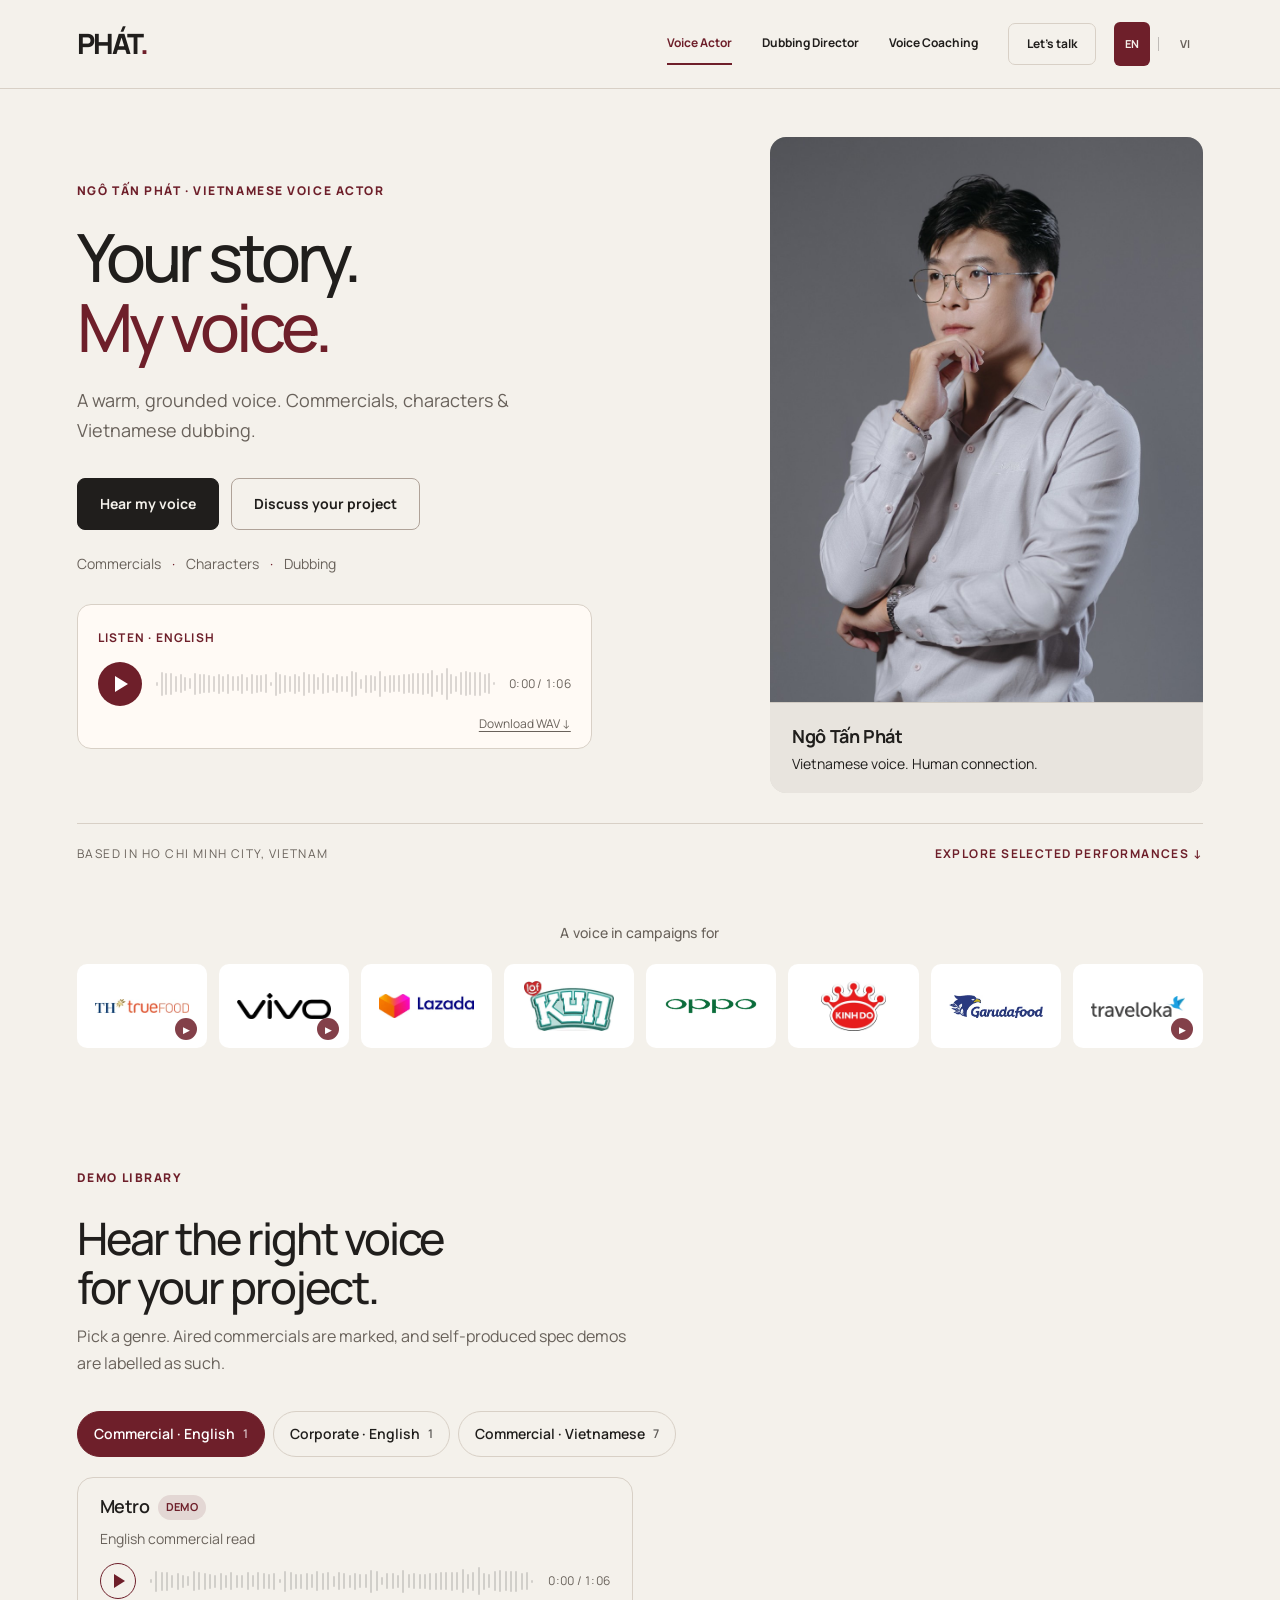
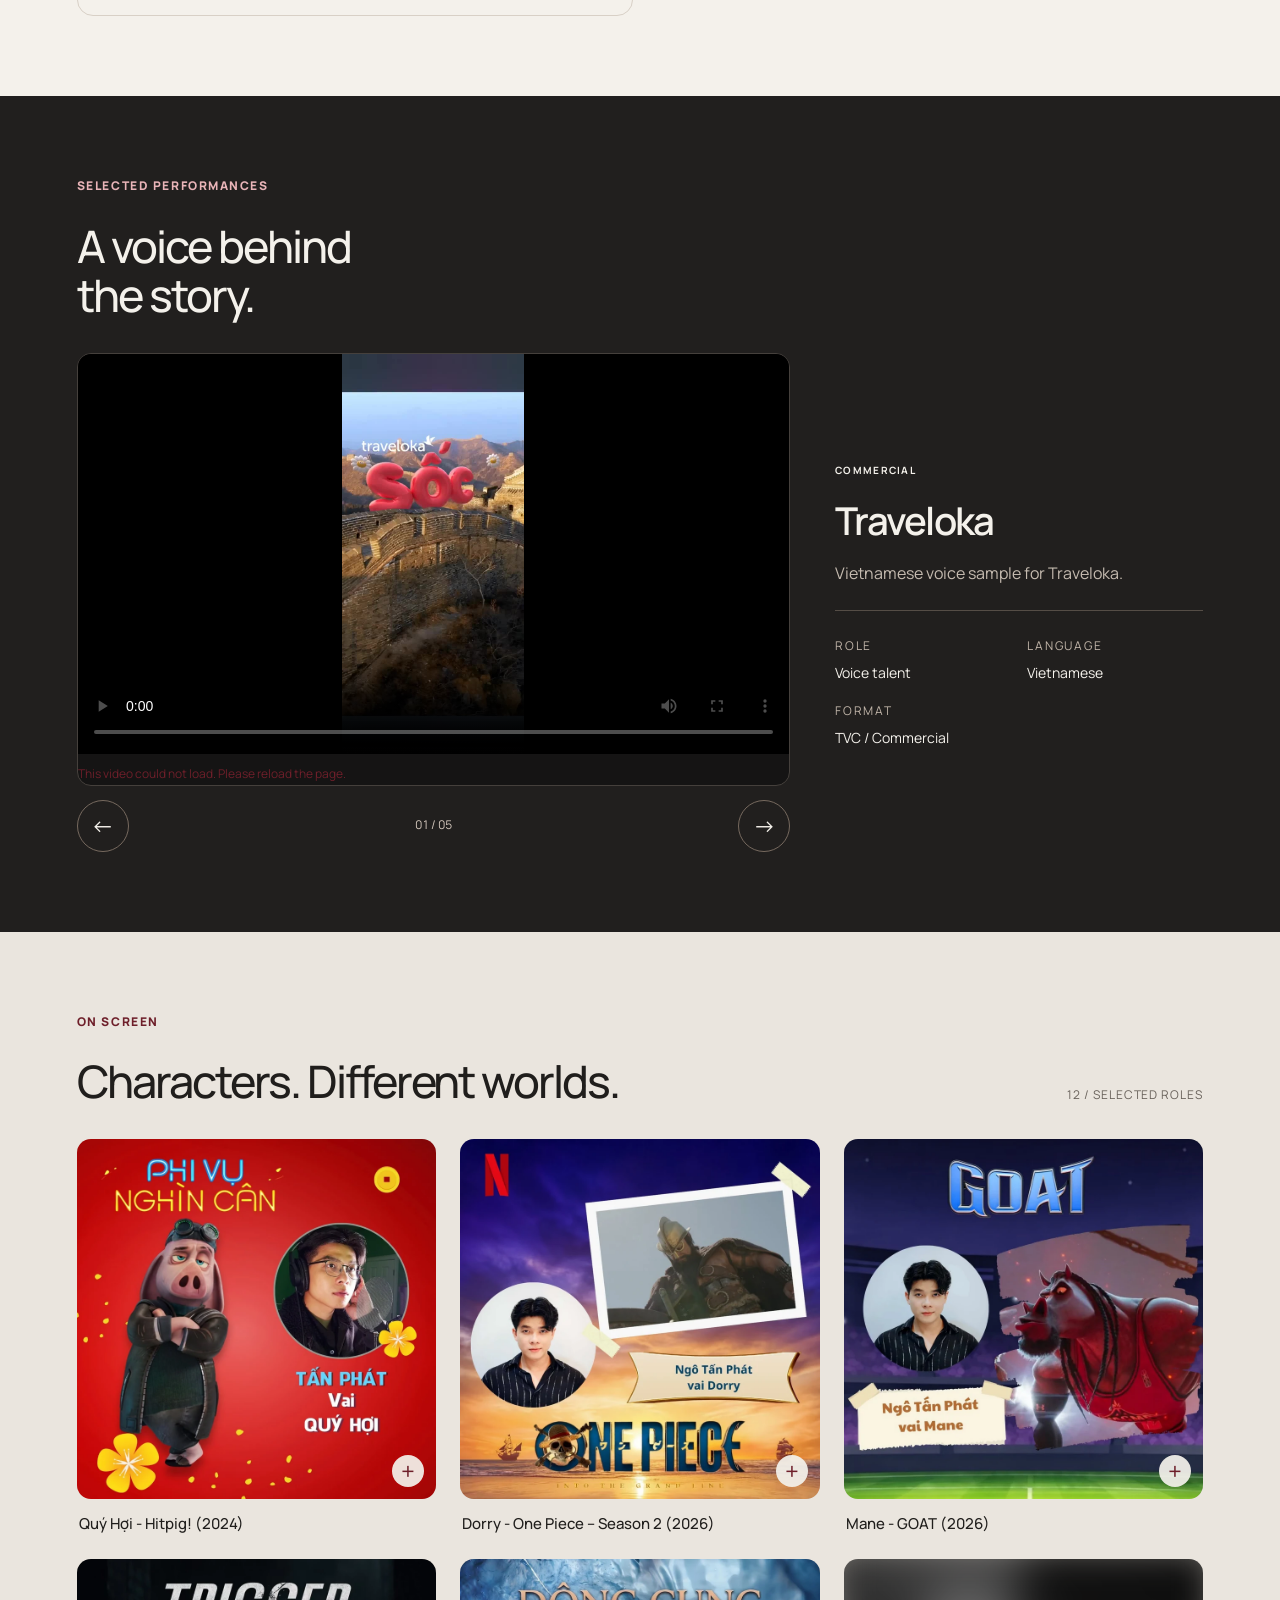
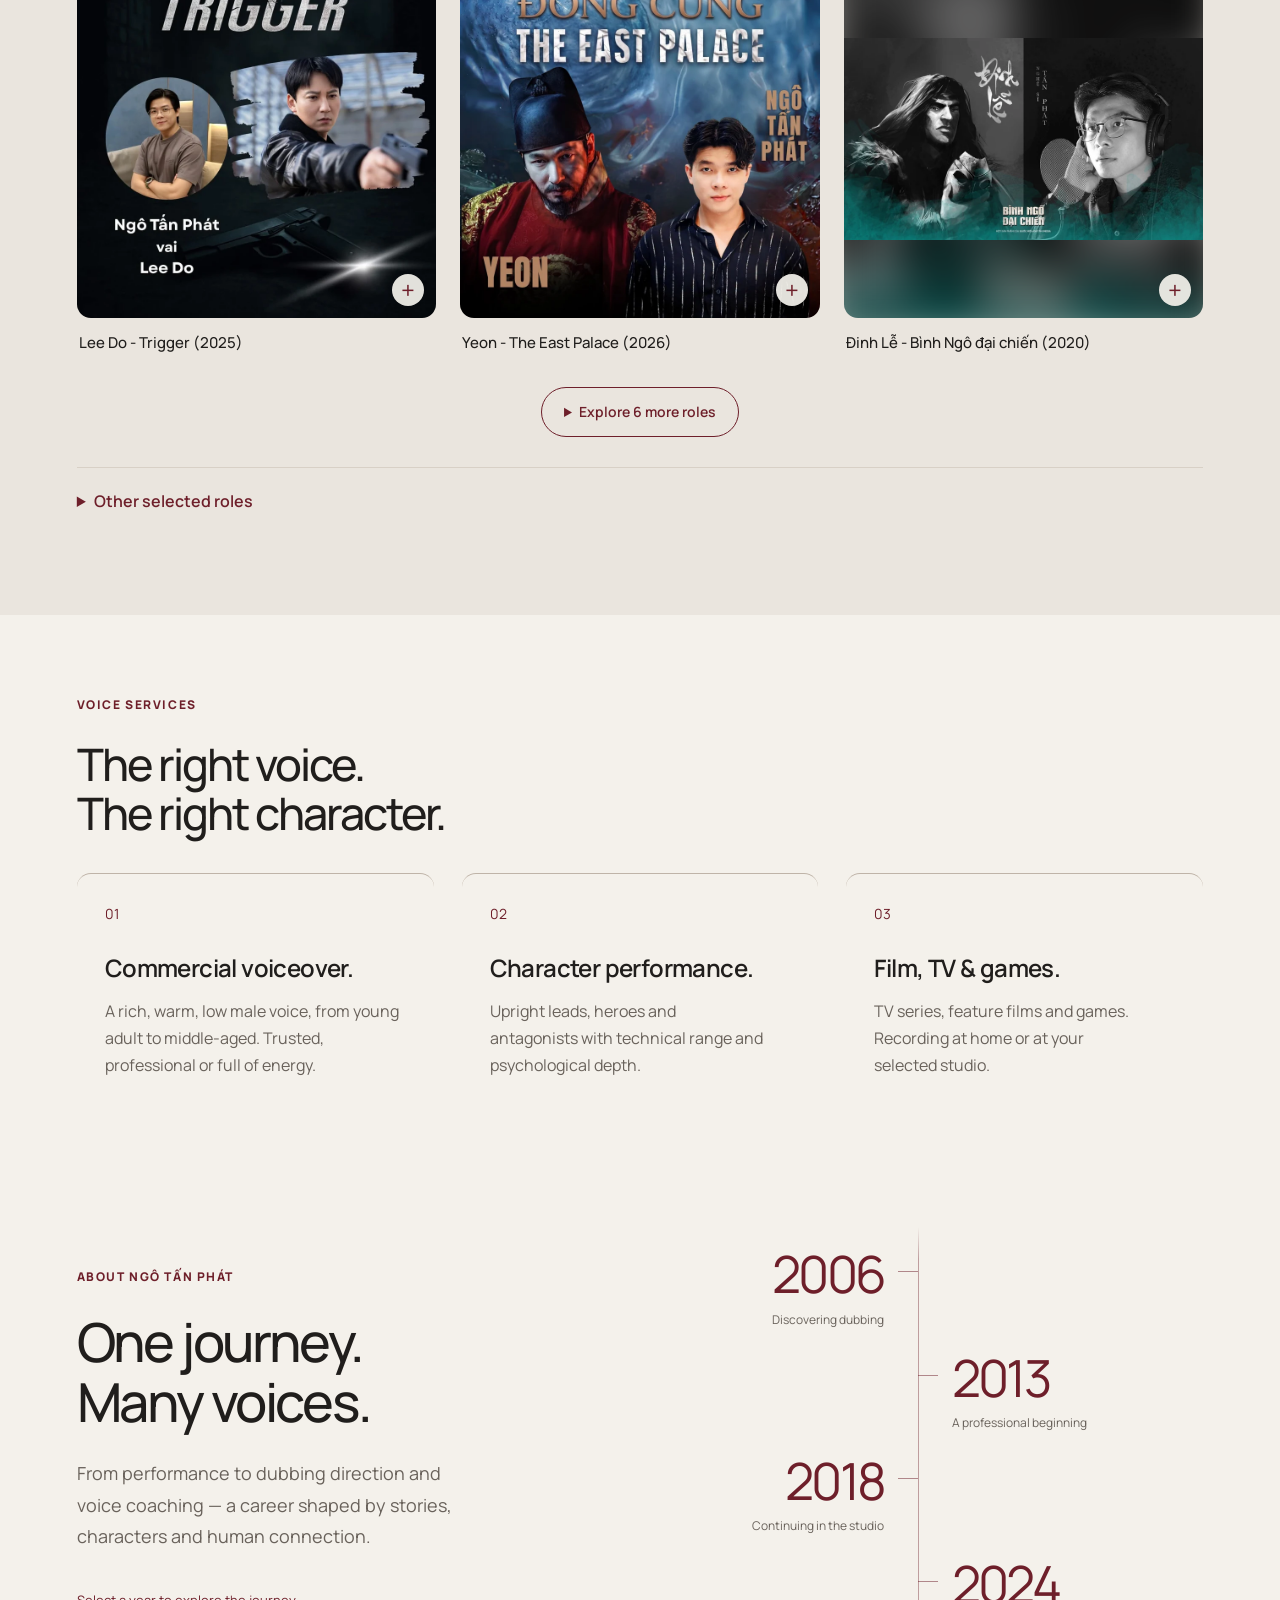
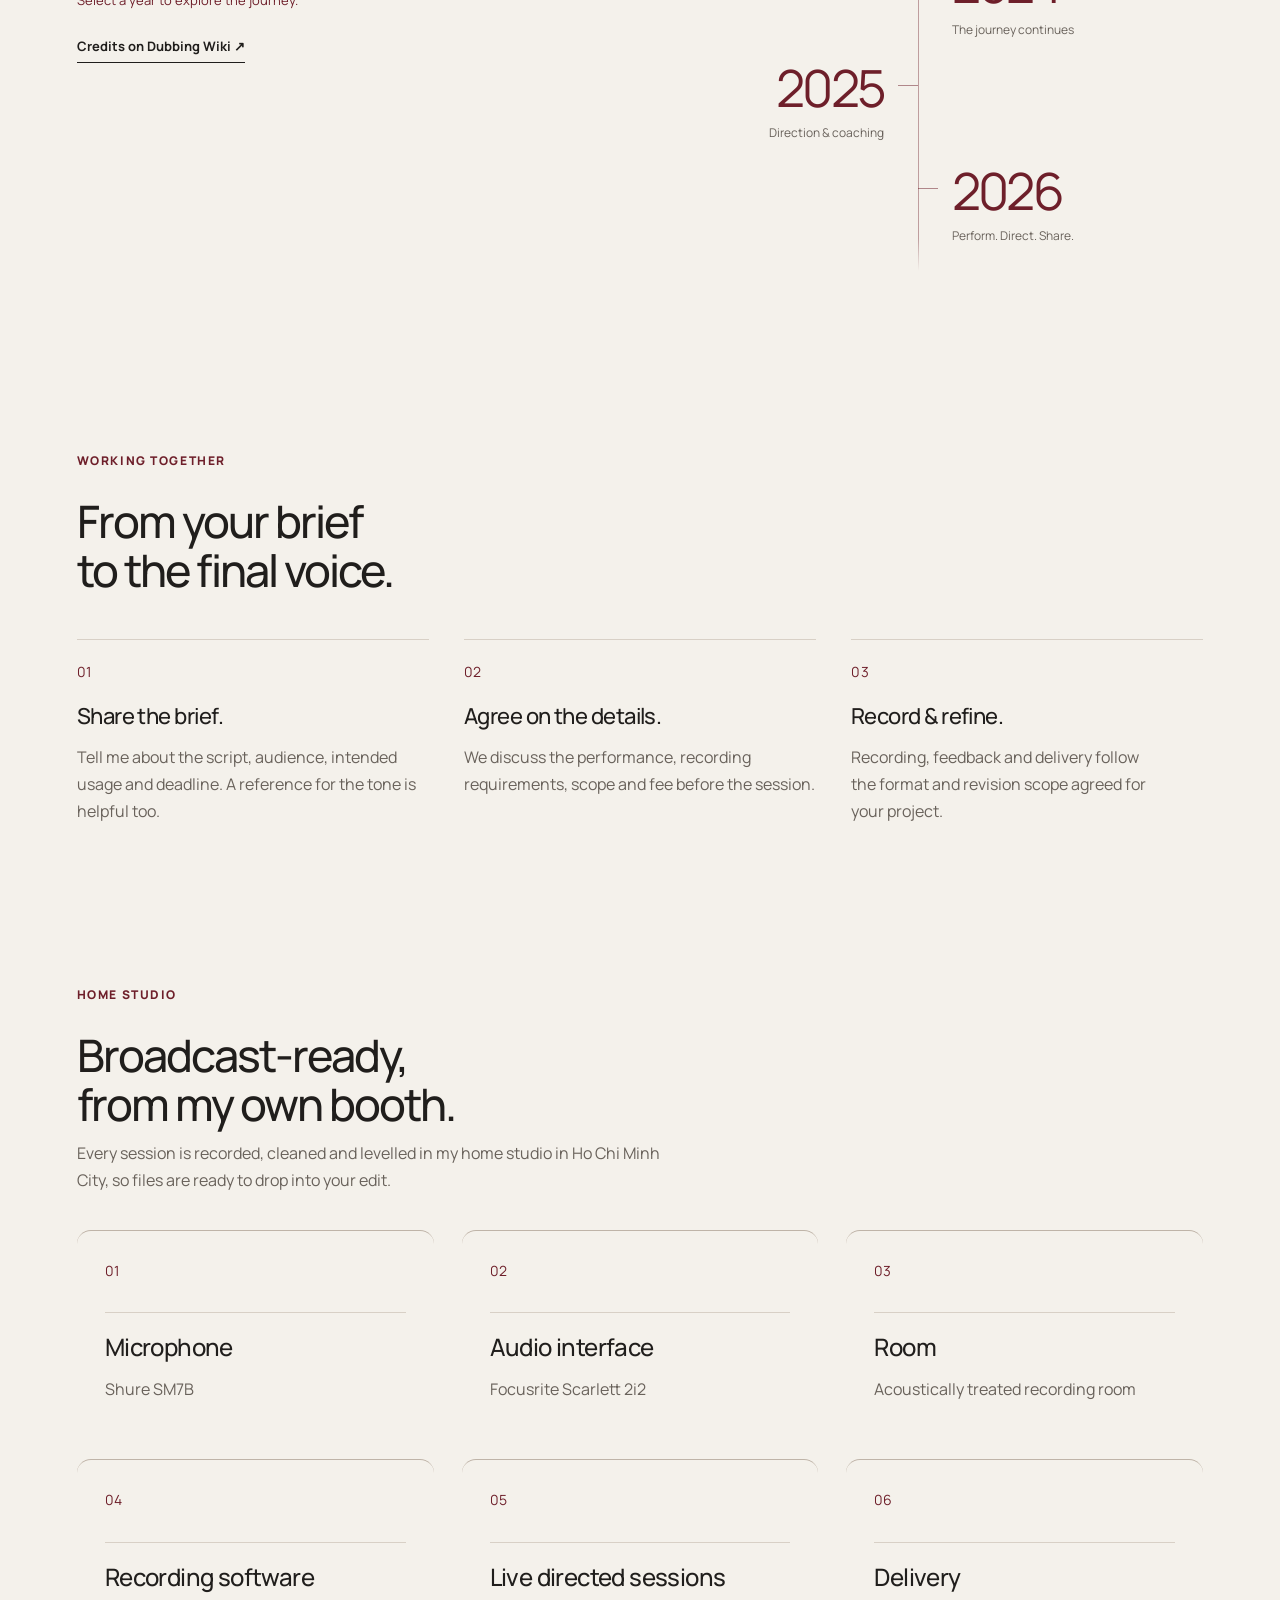
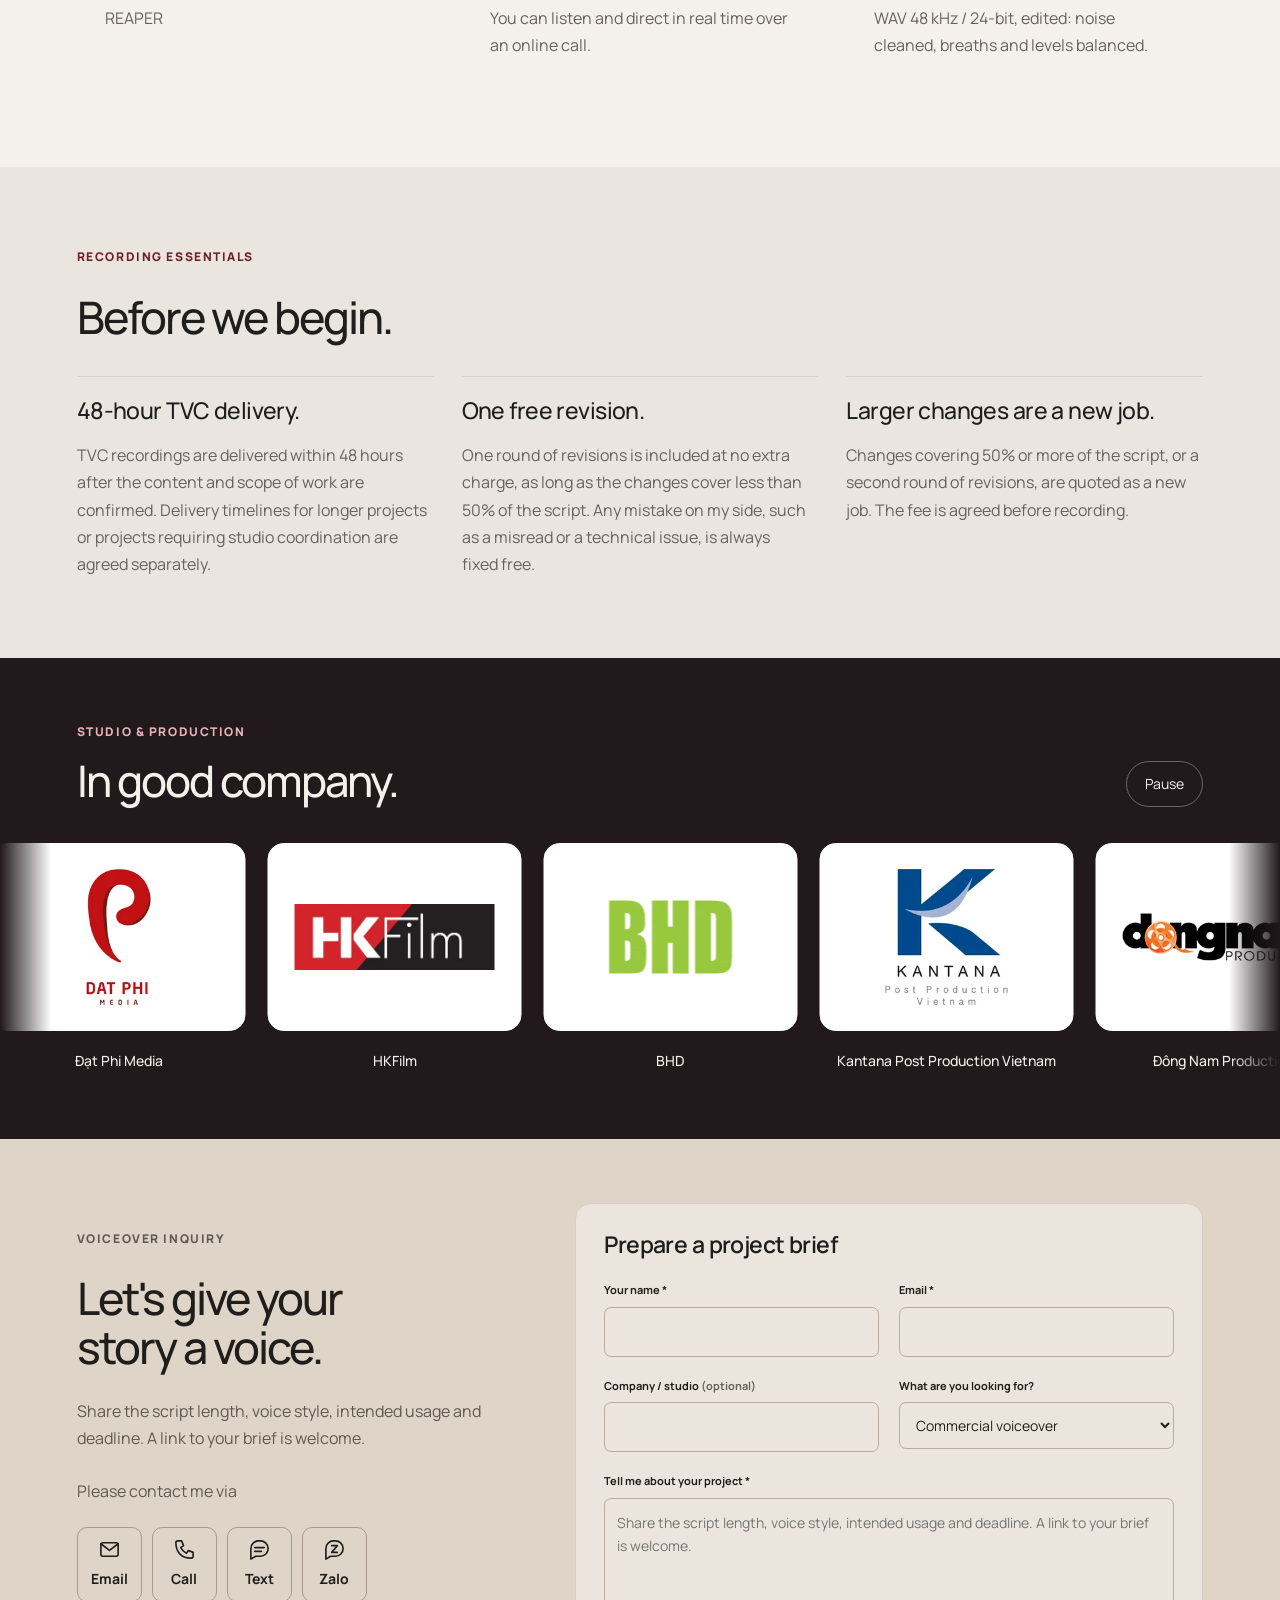
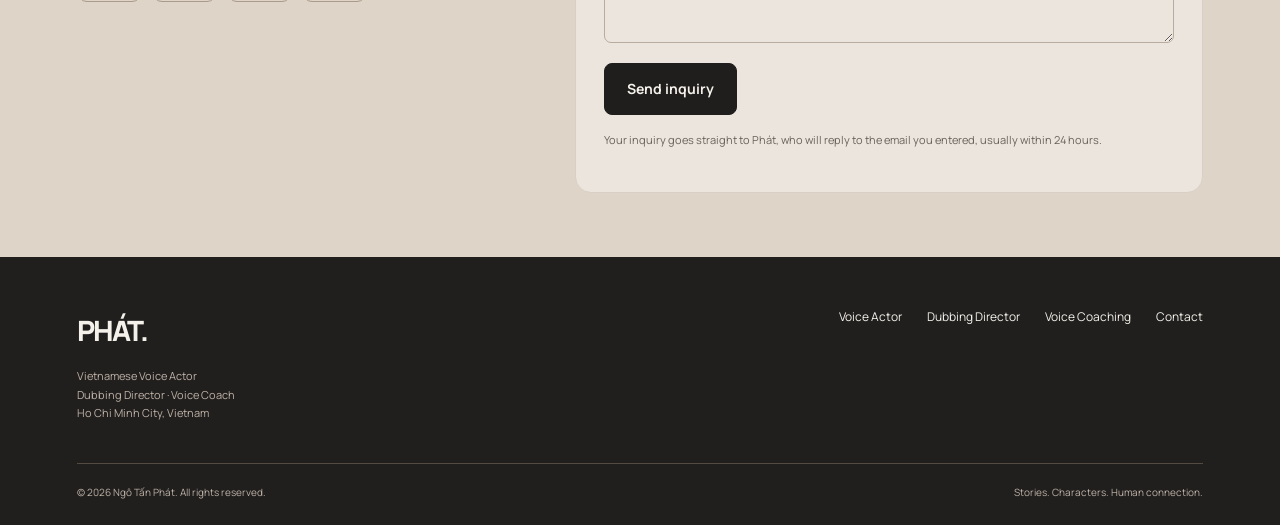
<file: index.html>
<!doctype html>
<html lang="en">
  <head>
    <meta charset="UTF-8" />
    <meta name="viewport" content="width=device-width,initial-scale=1" />
    <title>Ngô Tấn Phát — Vietnamese Voice Actor</title>
    <meta name="description" content="Vietnamese voiceover and character performance by Ngô Tấn Phát. Listen to a commercial demo, explore selected work and discuss your project.">
    <link rel="canonical" href="https://ngotanphat.com/en/">
    <link rel="alternate" hreflang="en" href="https://ngotanphat.com/en/">
    <link rel="alternate" hreflang="vi" href="https://ngotanphat.com/vi/">
    <link rel="alternate" hreflang="x-default" href="https://ngotanphat.com/en/">
    <meta property="og:type" content="website">
    <meta property="og:url" content="https://ngotanphat.com/">
    <meta property="og:site_name" content="Ngô Tấn Phát">
    <meta property="og:title" content="Ngô Tấn Phát — Vietnamese Voice Actor">
    <meta property="og:description" content="Vietnamese voiceover and character performance by Ngô Tấn Phát. Listen to a commercial demo, explore selected work and discuss your project.">
    <meta property="og:image" content="https://ngotanphat.com/assets/images/share/og-en.jpg">
    <meta property="og:image:width" content="1200">
    <meta property="og:image:height" content="630">
    <meta name="twitter:card" content="summary_large_image">
    <link rel="icon" href="assets/favicon.svg" type="image/svg+xml">
    <script>
      (() => {
        let lang = "en";
        try {
          if (localStorage.getItem("phat-language") === "vi") lang = "vi";
        } catch (_) {}
        const target = new URL(lang + "/index.html", location.href);
        target.hash = location.hash;
        target.search = location.search;
        location.replace(target.href);
      })();
    </script>
  </head>
  <body>
    <p>
      <a href="en/index.html">English</a> ·
      <a href="vi/index.html">Tiếng Việt</a>
    </p>
  </body>
</html>
</file>
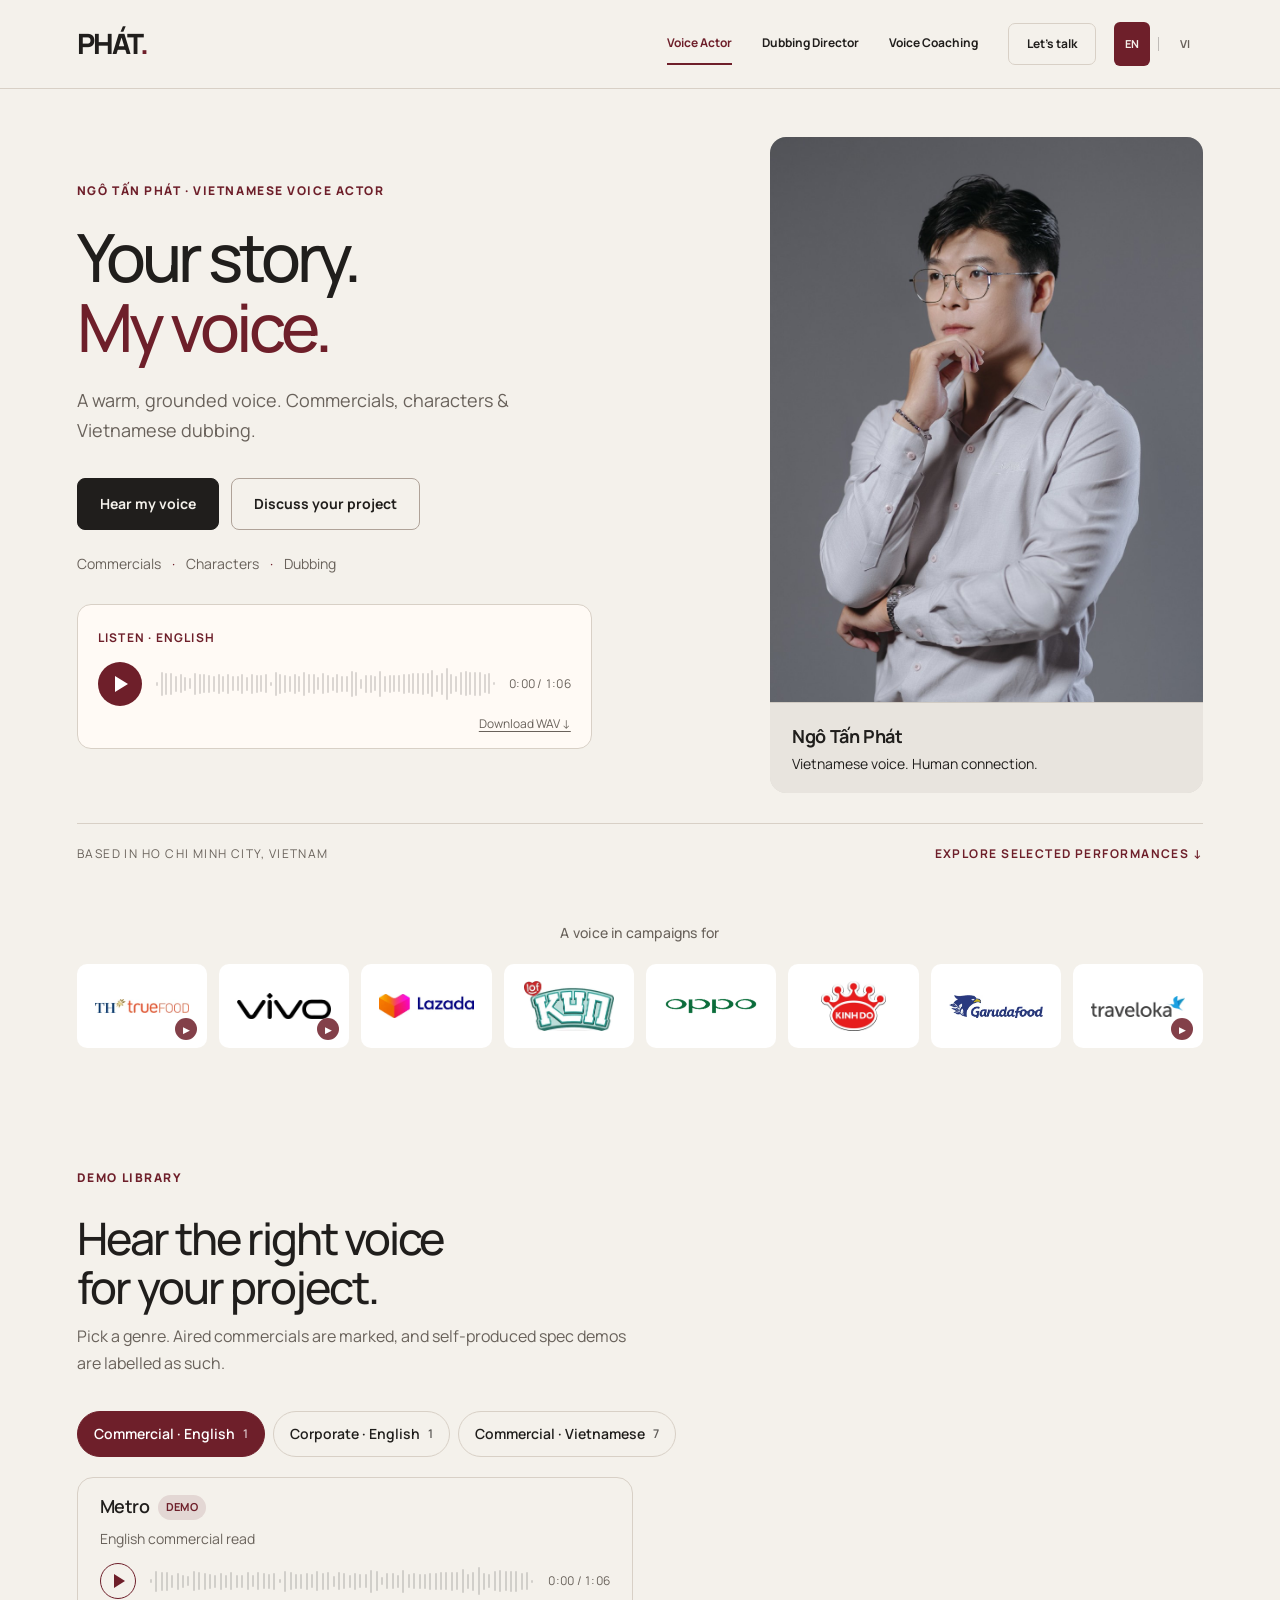
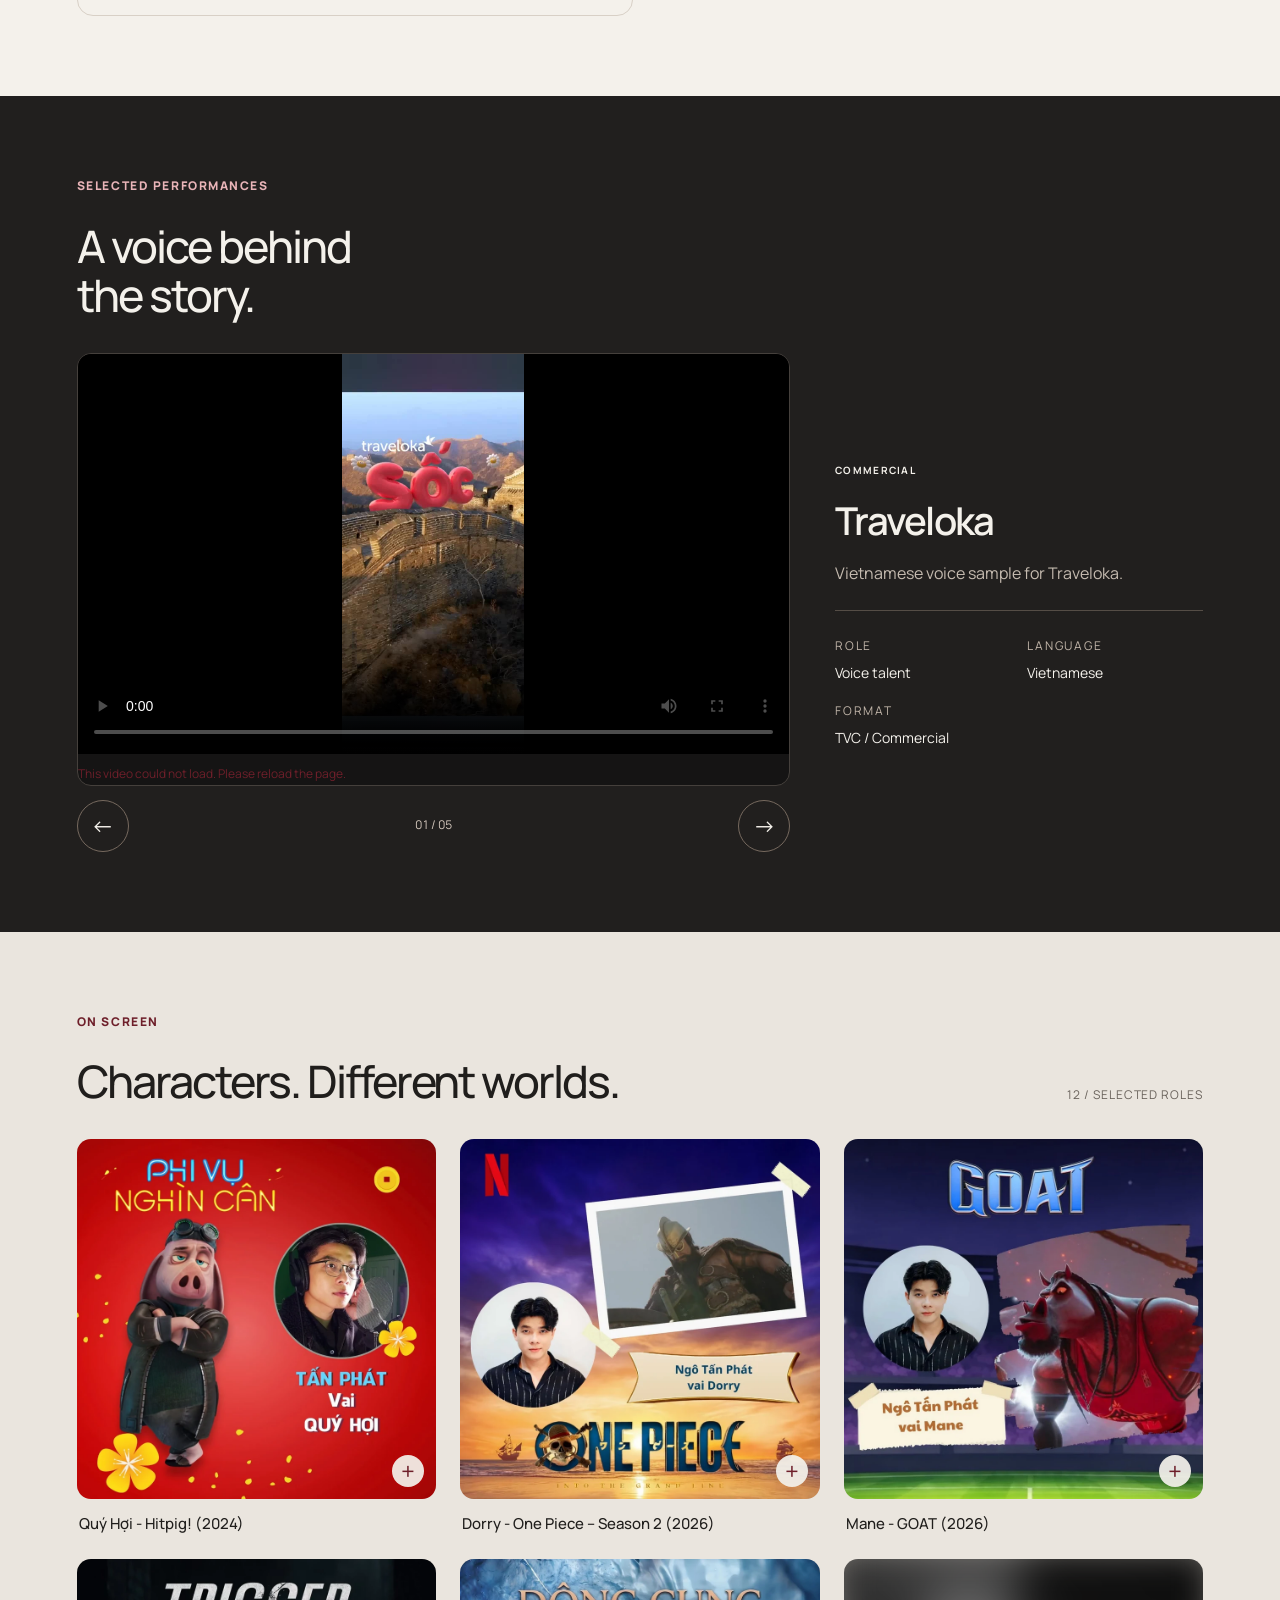
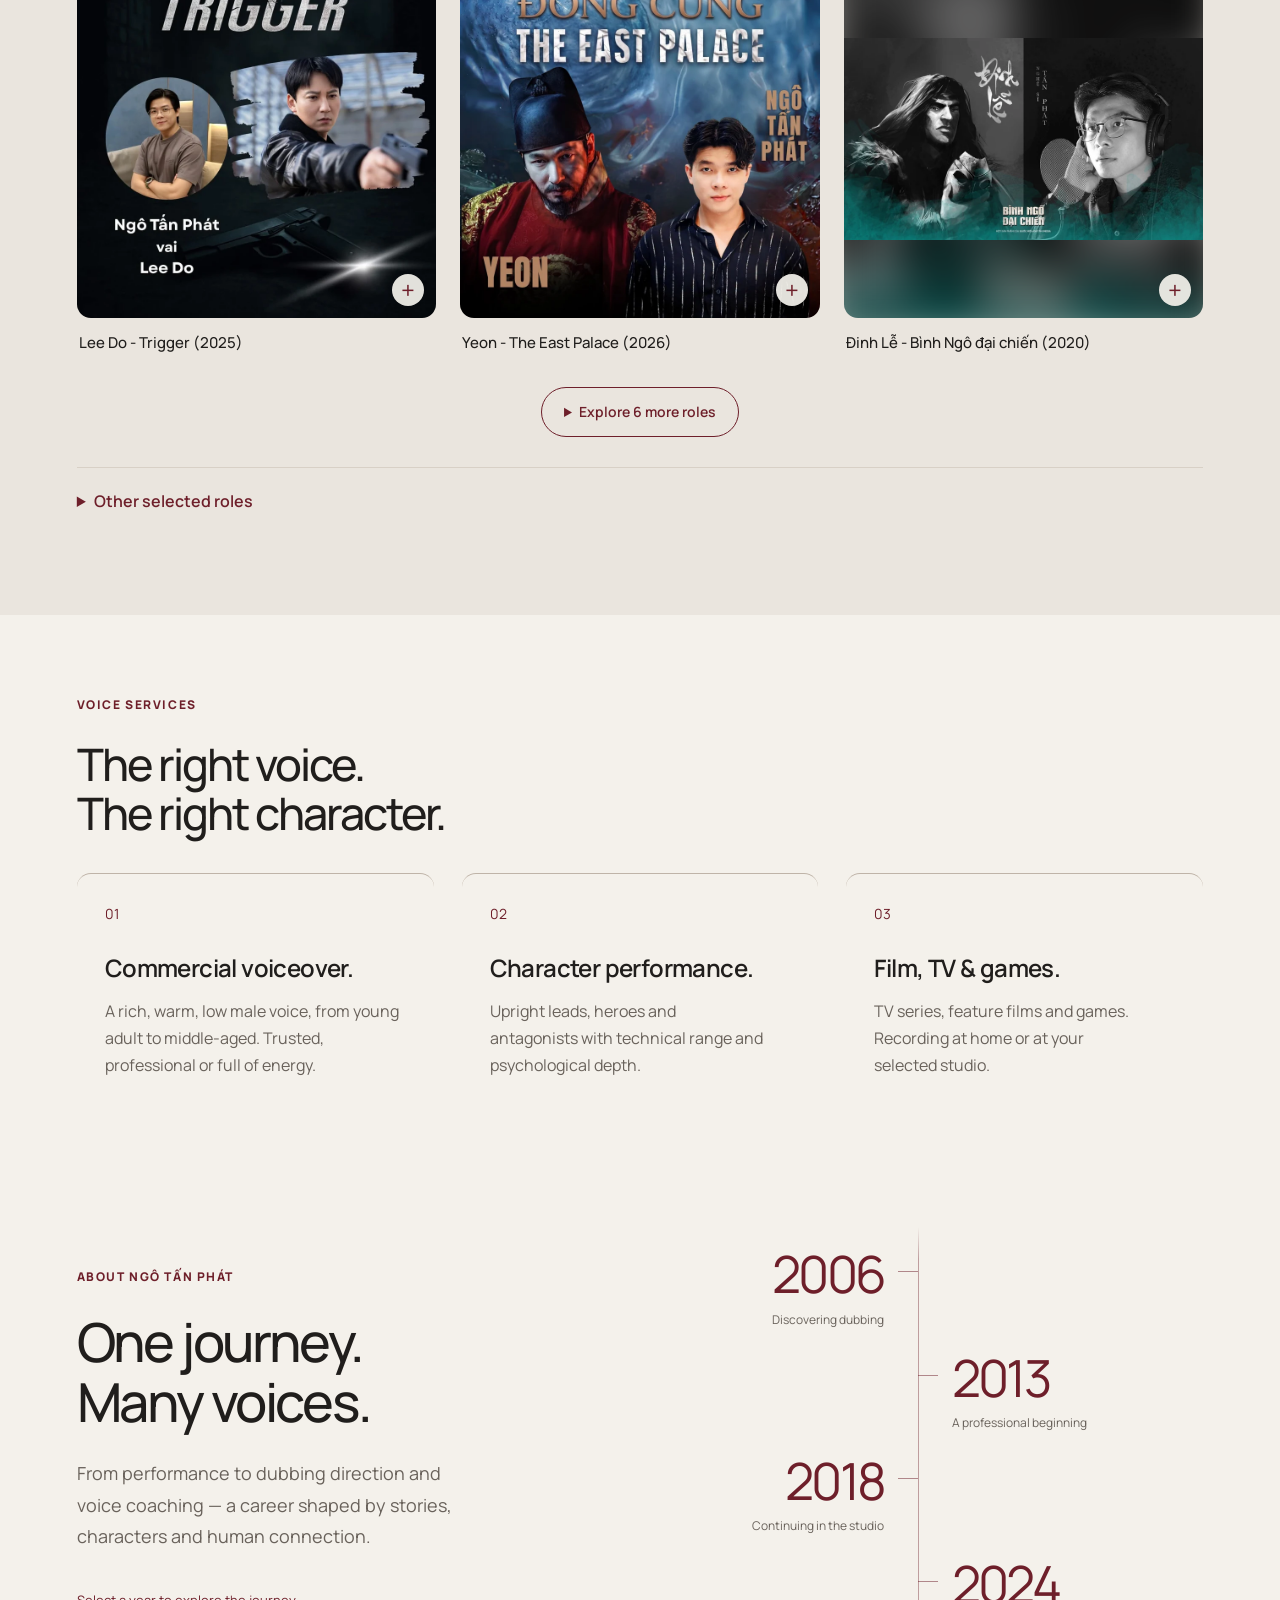
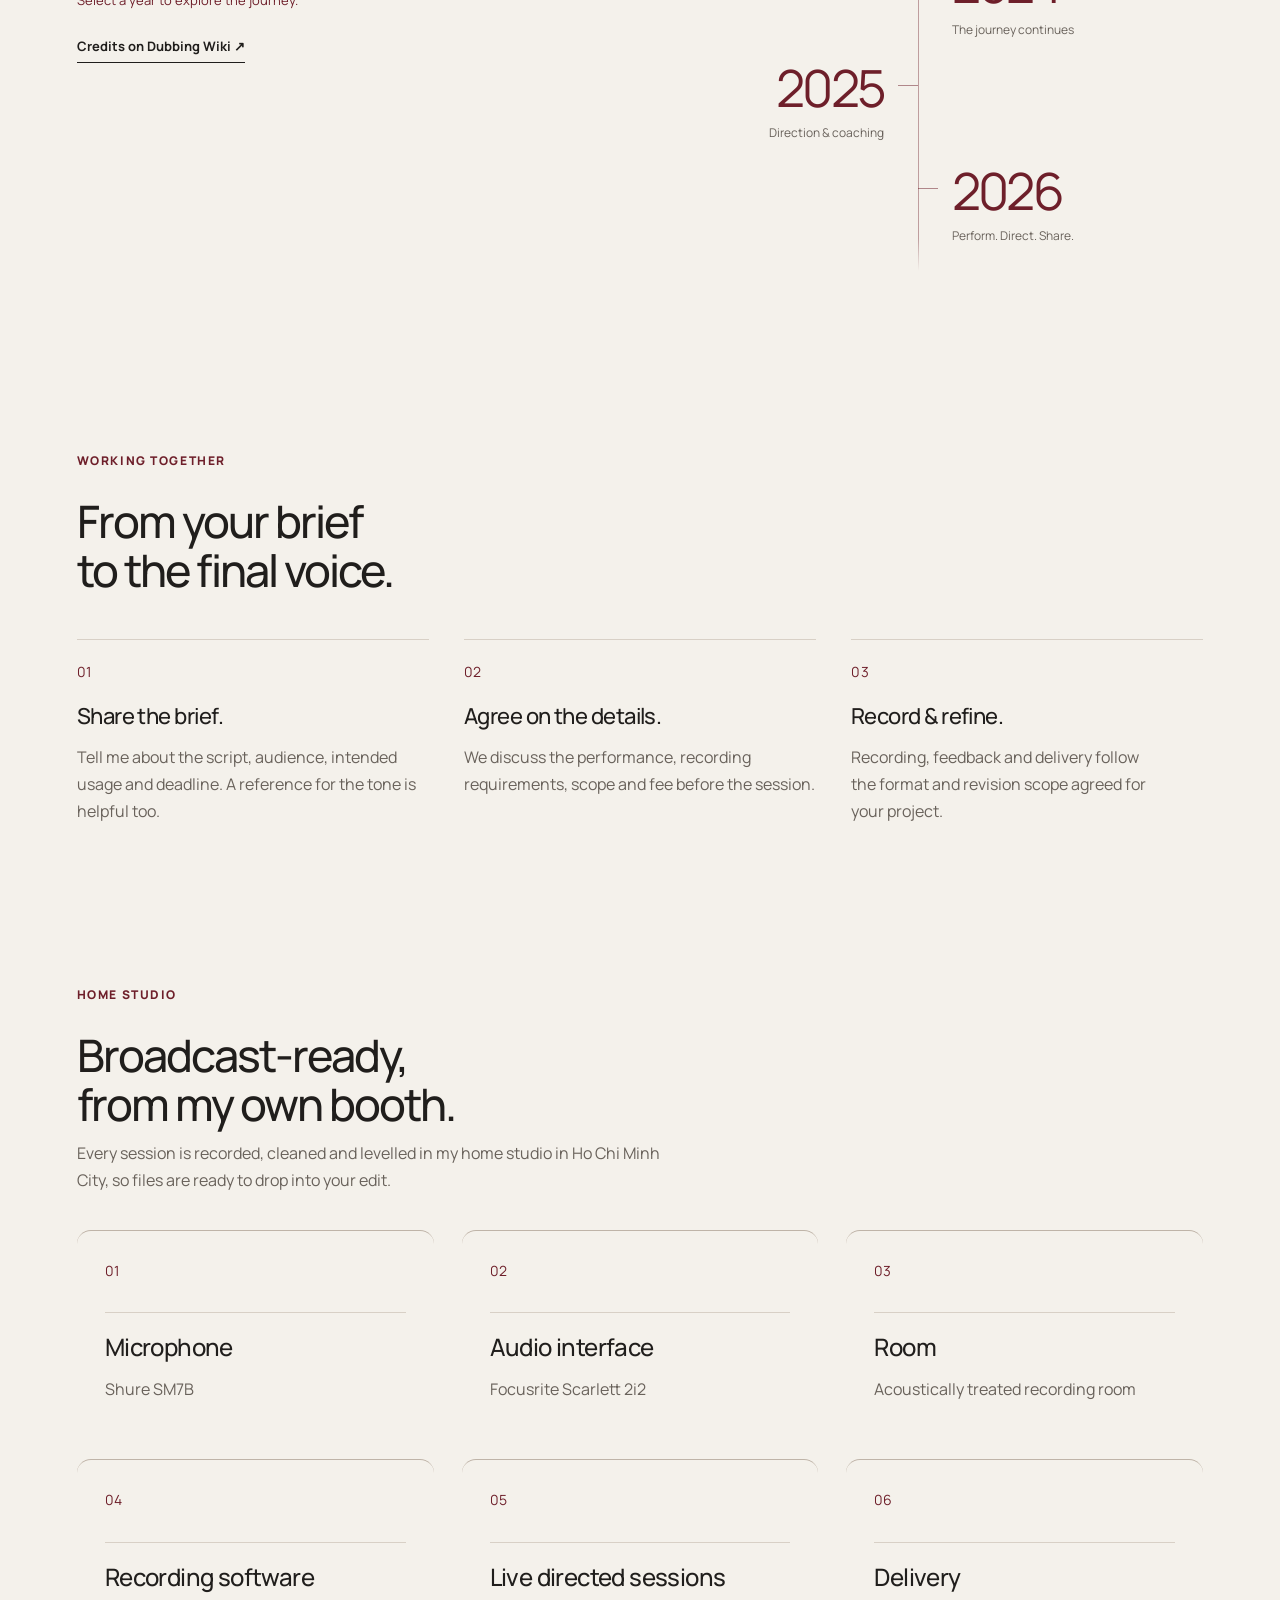
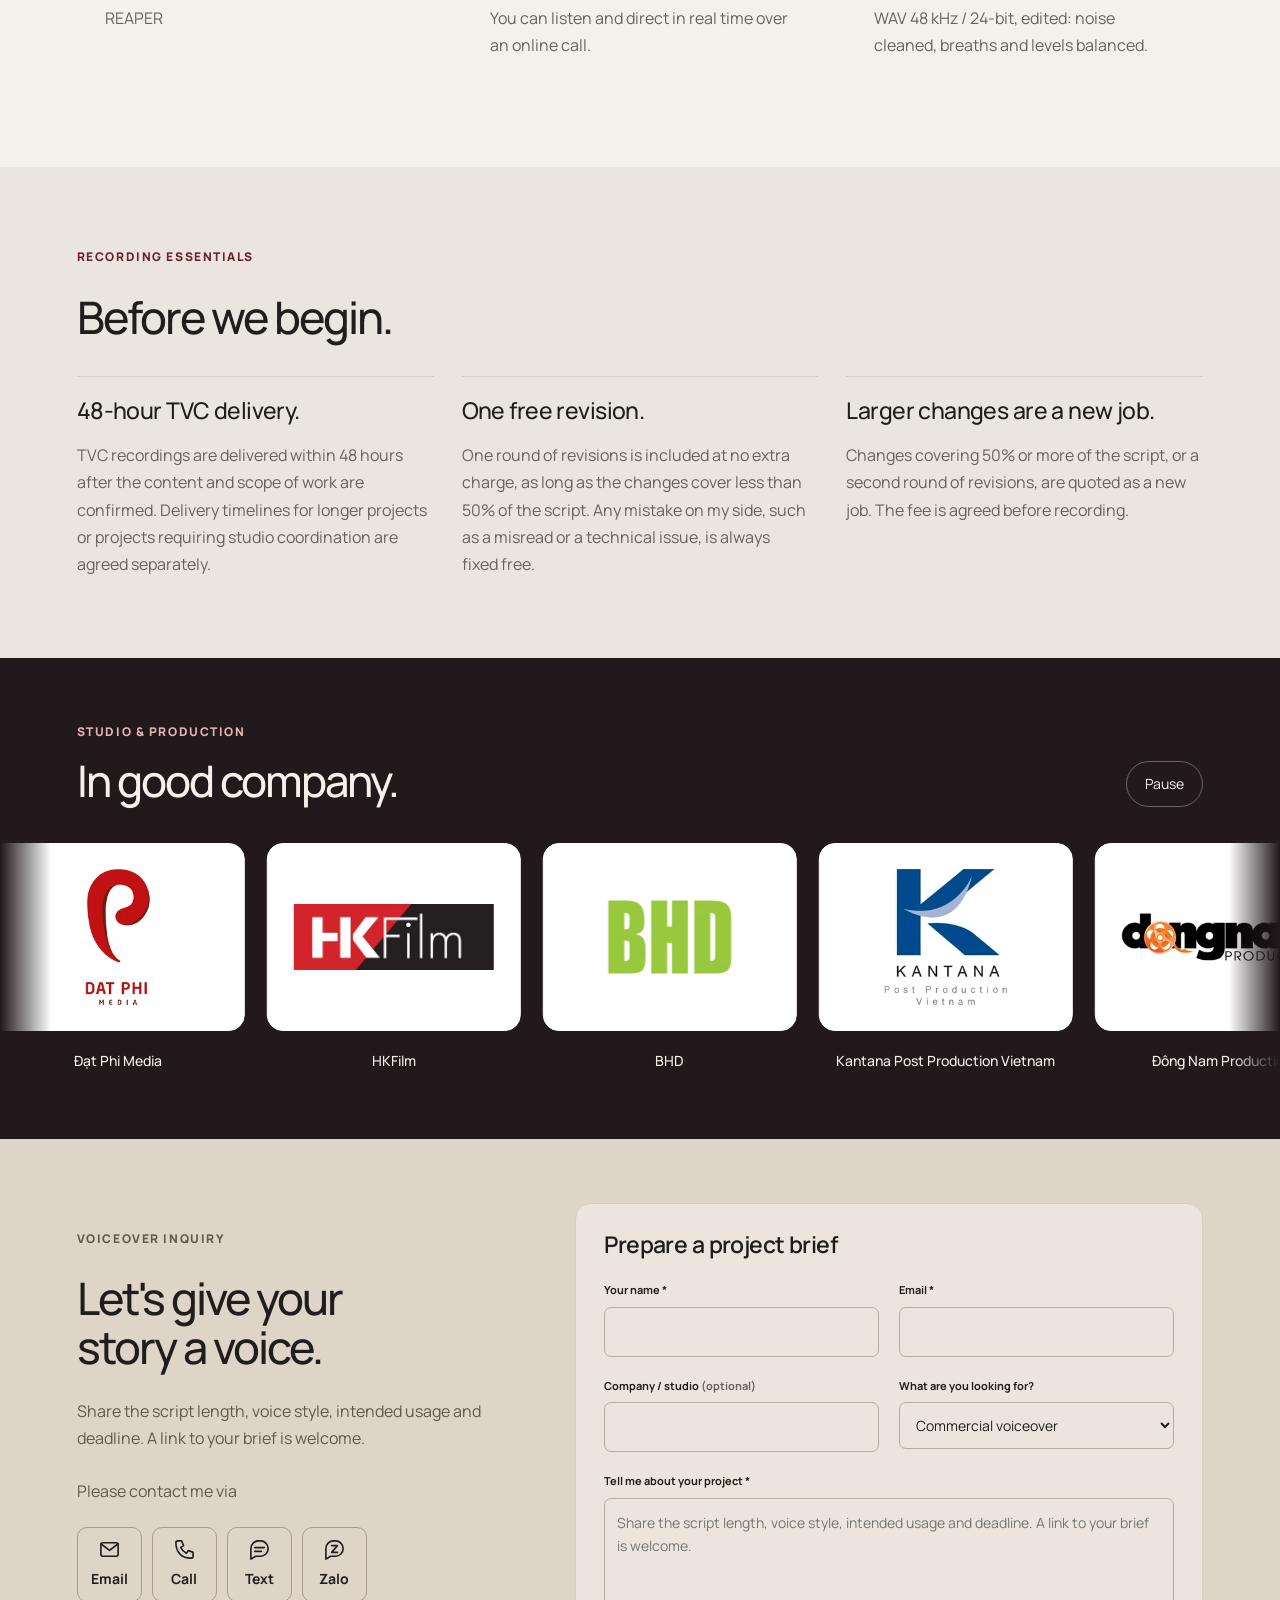
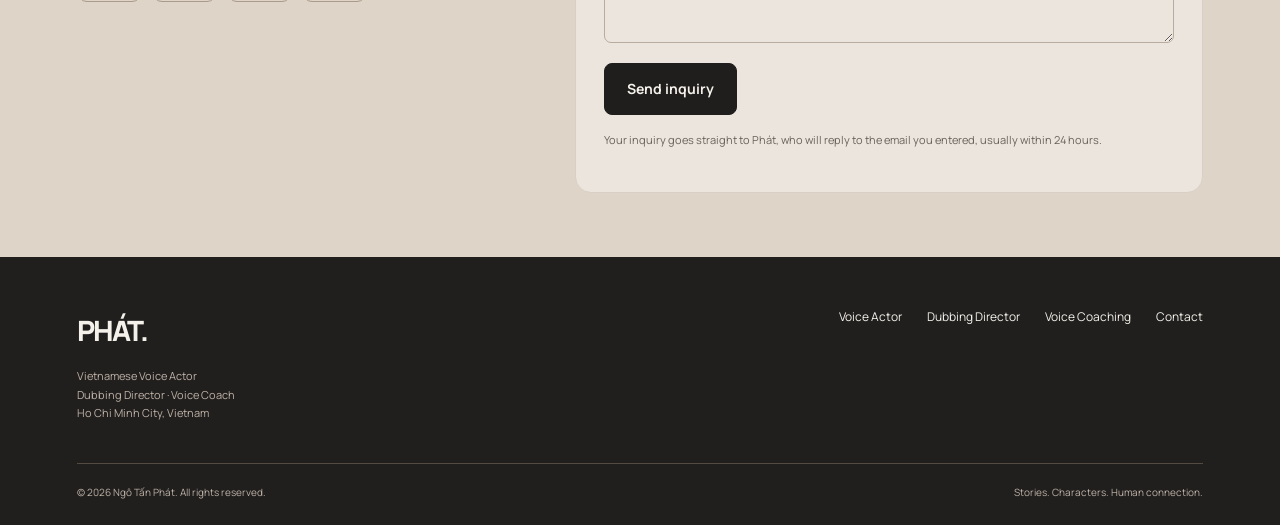
<file: en/index.html>
<!doctype html>
<html lang="en">
  <head>
    <meta charset="UTF-8">
    <meta name="viewport" content="width=device-width, initial-scale=1">
    <script>document.documentElement.classList.add("js");</script><meta name="theme-color" content="#6e1f2a">
    <title>Ngô Tấn Phát — Vietnamese Voice Actor</title>
    <meta name="description" content="Vietnamese voiceover and character performance by Ngô Tấn Phát. Listen to a commercial demo, explore selected work and discuss your project.">
    <meta property="og:type" content="website">
    <meta property="og:title" content="Ngô Tấn Phát — Vietnamese Voice Actor">
    <meta property="og:description" content="Vietnamese voiceover and character performance by Ngô Tấn Phát. Listen to a commercial demo, explore selected work and discuss your project.">
    <link rel="icon" href="../assets/favicon.svg" type="image/svg+xml">
    <link rel="stylesheet" href="../style.css?v=20261127i">
    <script src="../site-config.js?v=20261127i" defer></script>
    <script src="../projects.js?v=20261127i" defer></script>
    <script src="../assets/vendor/hls.light.min.js" defer></script><script src="../media-loader.js?v=20261127i" defer></script><script src="../script.js?v=20261127i" defer></script>
    <link rel="canonical" href="https://ngotanphat.com/en/">
    <link rel="alternate" hreflang="en" href="https://ngotanphat.com/en/">
    <link rel="alternate" hreflang="vi" href="https://ngotanphat.com/vi/">
    <link rel="alternate" hreflang="x-default" href="https://ngotanphat.com/en/">
    <meta property="og:url" content="https://ngotanphat.com/en/">
    <meta property="og:site_name" content="Ngô Tấn Phát">
    <meta property="og:locale" content="en_US">
    <meta property="og:locale:alternate" content="vi_VN">
    <meta property="og:image" content="https://ngotanphat.com/assets/images/share/og-en.jpg">
    <meta property="og:image:width" content="1200">
    <meta property="og:image:height" content="630">
    <meta property="og:image:alt" content="Ngô Tấn Phát — Vietnamese Voice Actor">
    <meta name="twitter:card" content="summary_large_image">
    <script type="application/ld+json">{"@context": "https://schema.org", "@type": "Person", "name": "Ngô Tấn Phát", "alternateName": "Ngo Tan Phat", "url": "https://ngotanphat.com/en/", "image": "https://ngotanphat.com/assets/images/portrait.jpg", "jobTitle": "Vietnamese Voice Actor", "description": "Vietnamese voiceover and character performance by Ngô Tấn Phát. Listen to a commercial demo, explore selected work and discuss your project.", "knowsLanguage": ["vi", "en"], "email": "mailto:tanphatngo@hotmail.com", "telephone": "+84362947507", "address": {"@type": "PostalAddress", "addressCountry": "VN"}}</script>
  </head>
  <body class="visual-site page-index">
    <a class="skip-link" href="#main">Skip to content</a>
    <header class="site-header">
      <div class="wrap nav-row">
        <a class="logo" href="index.html" aria-label="Phát — home">PHÁT<span>.</span></a>
        <div class="language-switch" role="group" aria-label="Language">
          <a href="../en/index.html" lang="en" hreflang="en" data-language="en" aria-label="English" aria-current="true">EN</a><span aria-hidden="true">|</span><a href="../vi/index.html" lang="vi" hreflang="vi" data-language="vi" aria-label="Tiếng Việt">VI</a>
        </div>
        <button class="menu-toggle" type="button" aria-expanded="false" aria-controls="navigation">
          Menu +
        </button>
        <nav class="site-nav" id="navigation" aria-label="Main navigation">
          <a href="index.html" aria-current="page">Voice Actor</a><a href="direction.html">Dubbing Director</a><a href="coaching.html">Voice Coaching</a><a class="nav-contact" href="#contact">Let's talk</a>
        </nav>
      </div>
    </header>
    <noscript><p class="noscript-note wrap">
        You can browse these pages and play the demos without JavaScript. Enable
        JavaScript to prepare a contact brief.
      </p></noscript>
    <main id="main">
      <section class="hero" id="section-0">
        <div class="wrap">
          <div class="hero-grid">
            <div>
              <p class="eyebrow">Ngô Tấn Phát · Vietnamese Voice Actor</p>
              <h1 class="display">Your story.<br><em>My voice.</em></h1>
              <p class="lede">A warm, grounded voice. Commercials, characters &amp; Vietnamese dubbing.</p>
              <div class="actions">
                <a class="button" href="#listen">Hear my voice</a><a class="button secondary" href="#contact">Discuss your project</a>
              </div>
              <p class="hero-note">
                Commercials <span>·</span> Characters <span>·</span> Dubbing
              </p>
            <article class="demo-panel hero-demo" id="listen">
            <div><span class="tag">LISTEN · ENGLISH</span></div><div>
              <div id="demo-mount">
                <audio controls preload="metadata" aria-label="English voice demo" data-error-id="audio-error">
                  <source src="../assets/audio/en/metro_.mp3" type="audio/mpeg"></source>
                  Your browser does not support audio playback.
                </audio>
              </div>
              <p id="demo-drive-link" class="form-note" hidden></p>
              <div class="demo-controls">
                <span>English voice sample</span><a id="demo-download" href="../assets/audio/en/metro_.wav" download>Download WAV ↓</a>
              </div>
              <p id="audio-error" class="audio-error" role="status" hidden>
                This demo could not load. Try the download link or reload the
                page.
              </p>
            </div>
          </article>
          </div>
            <figure class="portrait" style="margin: 0">
              <img src="../assets/images/portrait.jpg" width="1000" height="1500" alt="Portrait of Ngô Tấn Phát" fetchpriority="high">
              <figcaption class="portrait-caption">
                <div>
                  <strong>Ngô Tấn Phát</strong>Vietnamese voice. Human
                  connection.
                </div>
              </figcaption>
            </figure>
          </div>
          <div class="hero-bottom">
            <span>Based in Ho Chi Minh City, Vietnam</span><a href="#selected">Explore selected performances ↓</a>
          </div>
        </div>
      </section>
      <section class="logo-section brands-section" id="brands" aria-label="A voice in campaigns for"><div class="wrap"><div class="logo-heading"><h2>A voice in campaigns for</h2></div><div class="logo-grid brands-grid"><div class="logo-cell"><img src="../assets/images/web/brands-TH-true-Food.webp" alt="TH true FOOD" width="240" height="36" loading="lazy" decoding="async"></div><div class="logo-cell"><img src="../assets/images/web/brands-Vivo.webp" alt="vivo" width="420" height="117" loading="lazy" decoding="async"></div><div class="logo-cell"><img src="../assets/images/web/brands-lazada.webp" alt="Lazada" width="420" height="109" loading="lazy" decoding="async"></div><div class="logo-cell"><img src="../assets/images/web/brands-LOF-Kun-clean.webp" alt="LOF KUN" width="394" height="220" loading="lazy" decoding="async"></div><div class="logo-cell"><img src="../assets/images/web/brands-Oppo-mark.webp" alt="OPPO" width="374" height="72" loading="lazy" decoding="async"></div><div class="logo-cell"><img src="../assets/images/web/brands-Kinh-Do.webp" alt="Kinh Đô" width="284" height="220" loading="lazy" decoding="async"></div><div class="logo-cell"><img src="../assets/images/web/brands-Garuda-Food.webp" alt="Garudafood" width="309" height="75" loading="lazy" decoding="async"></div><div class="logo-cell"><img src="../assets/images/web/brands-traveloka.webp" alt="Traveloka" width="420" height="92" loading="lazy" decoding="async"></div></div></div></section><section class="section library-section" id="demos"><div class="wrap"><div class="section-head"><div><p class="eyebrow">DEMO LIBRARY</p><h2>Hear the right voice<br>for your project.</h2><p class="library-lead">Pick a genre. Aired commercials are marked, and self-produced spec demos are labelled as such.</p></div></div><div id="demo-library" data-base="../"><div class="library-tabs" role="tablist" aria-label="Demo genres"></div><div class="library-list"></div></div><noscript><p>Enable JavaScript to browse the demo library.</p></noscript></div></section><section class="section dark" id="selected">
        <div class="wrap">
          <div class="section-head">
            <div>
              <p class="eyebrow">Selected performances</p>
              <h2>A voice behind<br>the story.</h2>
            </div>
            </div>
          <article class="feature-grid" id="project-carousel" aria-label="Selected project videos" aria-roledescription="carousel">
            <div class="featured-player">
              <div class="video-stage" id="project-media-stage">
                <div>
                  <video id="project-video" controls playsinline preload="none" aria-label="Traveloka — Vietnamese voiceover" data-error-id="video-error" poster="../assets/images/traveloka-poster.jpg">
                    <source type="video/mp4" src="../assets/video/vi/traveloka5.5.mp4"></source>
                    Trình duyệt của bạn không hỗ trợ phát video.
                  </video>
                  <p class="audio-error" id="video-error" role="status" hidden>This video could not load. Please reload the page.</p>
                </div>
              </div>
              <p id="project-drive-link" class="form-note" hidden></p>
              <nav class="project-controls" aria-label="Browse videos" hidden>
                <button class="project-arrow" id="project-prev" type="button" aria-label="Previous project" aria-controls="project-video project-details" disabled>
                  ←
                </button>
                <p id="project-counter" role="status" aria-live="polite" aria-atomic="true">
                  01 / 01
                </p>
                <button class="project-arrow" id="project-next" type="button" aria-label="Next project" aria-controls="project-video project-details" disabled>
                  →
                </button>
              </nav>
            </div>
            <div class="feature-copy" id="project-details">
              <span class="tag" id="project-category">Nổi bật / Quảng cáo</span>
              <h3 id="project-title">Traveloka</h3>
              <p id="project-description">
                Giọng đọc tiếng Việt trong quảng cáo truyền hình của Traveloka.
              </p>
              <dl class="credits">
                <div>
                  <dt>ROLE</dt>
                  <dd id="project-role">Diễn viên giọng nói</dd>
                </div>
                <div>
                  <dt>STUDIO</dt>
                  <dd id="project-studio">Dat Phi Media</dd>
                </div>
                <div>
                  <dt>LANGUAGE</dt>
                  <dd id="project-language">Tiếng Việt</dd>
                </div>
                <div>
                  <dt>FORMAT</dt>
                  <dd id="project-format">Quảng cáo truyền hình</dd>
                </div>
              </dl>
            </div>
          </article>
          </div>
      </section>
      <section class="section roles-section" id="roles"><div class="wrap"><div class="section-head"><div><p class="eyebrow">ON SCREEN</p><h2>Characters. Different worlds.</h2></div><span class="section-index">12 / SELECTED ROLES</span></div><div class="role-grid"><article class="role-card"><button class="role-image" type="button" data-lightbox="../assets/images/web/roles-492715080_1495321635218458_3126371411457662030_n.webp" aria-label="View artwork: Quý Hợi - Hitpig! (2024)"><img src="../assets/images/web/roles-492715080_1495321635218458_3126371411457662030_n.webp" alt="Quý Hợi - Hitpig! (2024) — Ngô Tấn Phát" width="850" height="850" loading="lazy" decoding="async"><span class="image-expand" aria-hidden="true">+</span></button><p class="role-caption-line">Quý Hợi - Hitpig! (2024)</p></article><article class="role-card"><button class="role-image" type="button" data-lightbox="../assets/images/web/roles-650016618_1772652484152037_7525225468168685428_n.webp" aria-label="View artwork: Dorry - One Piece – Season 2 (2026)"><img src="../assets/images/web/roles-650016618_1772652484152037_7525225468168685428_n.webp" alt="Dorry - One Piece – Season 2 (2026) — Ngô Tấn Phát" width="850" height="850" loading="lazy" decoding="async"><span class="image-expand" aria-hidden="true">+</span></button><p class="role-caption-line">Dorry - One Piece – Season 2 (2026)</p></article><article class="role-card"><button class="role-image" type="button" data-lightbox="../assets/images/web/roles-642820772_1760704532013499_7202608016469600900_n.webp" aria-label="View artwork: Mane - GOAT (2026)"><img src="../assets/images/web/roles-642820772_1760704532013499_7202608016469600900_n.webp" alt="Mane - GOAT (2026) — Ngô Tấn Phát" width="850" height="850" loading="lazy" decoding="async"><span class="image-expand" aria-hidden="true">+</span></button><p class="role-caption-line">Mane - GOAT (2026)</p></article><article class="role-card"><button class="role-image" type="button" data-lightbox="../assets/images/web/roles-FB_IMG_1753525290837 (1).webp" aria-label="View artwork: Lee Do - Trigger (2025)"><img src="../assets/images/web/roles-FB_IMG_1753525290837%20(1).webp" alt="Lee Do - Trigger (2025) — Ngô Tấn Phát" width="850" height="850" loading="lazy" decoding="async"><span class="image-expand" aria-hidden="true">+</span></button><p class="role-caption-line">Lee Do - Trigger (2025)</p></article><article class="role-card"><button class="role-image" type="button" data-lightbox="../assets/images/web/roles-749108273_3206435642874884_2577689124277350403_n.png.webp" aria-label="View artwork: Yeon - The East Palace (2026)"><img src="../assets/images/web/roles-749108273_3206435642874884_2577689124277350403_n.png.webp" alt="Yeon - The East Palace (2026) — Ngô Tấn Phát" width="850" height="850" loading="lazy" decoding="async"><span class="image-expand" aria-hidden="true">+</span></button><p class="role-caption-line">Yeon - The East Palace (2026)</p></article><article class="role-card"><button class="role-image" type="button" data-lightbox="../assets/images/web/roles-124363040_715598259056305_1173553486934332766_n.webp" aria-label="View artwork: Đinh Lễ - Bình Ngô đại chiến (2020)"><img src="../assets/images/web/roles-124363040_715598259056305_1173553486934332766_n.webp" alt="Đinh Lễ - Bình Ngô đại chiến (2020) — Ngô Tấn Phát" width="850" height="478" loading="lazy" decoding="async"><span class="image-expand" aria-hidden="true">+</span></button><p class="role-caption-line">Đinh Lễ - Bình Ngô đại chiến (2020)</p></article></div><details class="more-roles"><summary>Explore 6 more roles</summary><div class="details-body"><div class="role-grid extra-role-grid"><article class="role-card"><button class="role-image" type="button" data-lightbox="../assets/images/web/roles-665937335_1794293508654601_7444973882804570624_n.webp" aria-label="View artwork: Seok Hyeon - Bloodhounds – Season 2 (2026)"><img src="../assets/images/web/roles-665937335_1794293508654601_7444973882804570624_n.webp" alt="Seok Hyeon - Bloodhounds – Season 2 (2026) — Ngô Tấn Phát" width="850" height="850" loading="lazy" decoding="async"><span class="image-expand" aria-hidden="true">+</span></button><p class="role-caption-line">Seok Hyeon - Bloodhounds – Season 2 (2026)</p></article><article class="role-card"><button class="role-image" type="button" data-lightbox="../assets/images/web/roles-577917625_1666525294764757_769133198401509736_n.webp" aria-label="View artwork: Noh Jin Pyo / Jang Kang - As You Stood By (2025)"><img src="../assets/images/web/roles-577917625_1666525294764757_769133198401509736_n.webp" alt="Noh Jin Pyo / Jang Kang - As You Stood By (2025) — Ngô Tấn Phát" width="850" height="850" loading="lazy" decoding="async"><span class="image-expand" aria-hidden="true">+</span></button><p class="role-caption-line">Noh Jin Pyo / Jang Kang - As You Stood By (2025)</p></article><article class="role-card"><button class="role-image" type="button" data-lightbox="../assets/images/web/roles-691521091_1823234135760538_8095381652610086173_n.webp" aria-label="View artwork: Sebastian - The Sheep Detectives (2026)"><img src="../assets/images/web/roles-691521091_1823234135760538_8095381652610086173_n.webp" alt="Sebastian - The Sheep Detectives (2026) — Ngô Tấn Phát" width="850" height="850" loading="lazy" decoding="async"><span class="image-expand" aria-hidden="true">+</span></button><p class="role-caption-line">Sebastian - The Sheep Detectives (2026)</p></article><article class="role-card"><button class="role-image" type="button" data-lightbox="../assets/images/web/roles-648459109_1768646127886006_5153483247649350369_n.webp" aria-label="View artwork: Park Kyeong Nam / Yeong II - Boyfriend on Demand (2026)"><img src="../assets/images/web/roles-648459109_1768646127886006_5153483247649350369_n.webp" alt="Park Kyeong Nam / Yeong II - Boyfriend on Demand (2026) — Ngô Tấn Phát" width="850" height="850" loading="lazy" decoding="async"><span class="image-expand" aria-hidden="true">+</span></button><p class="role-caption-line">Park Kyeong Nam / Yeong II - Boyfriend on Demand (2026)</p></article><article class="role-card"><button class="role-image" type="button" data-lightbox="../assets/images/web/roles-IMG_0079 (1).webp" aria-label="View artwork: Soo-hyun - Genie, Make a Wish (2025)"><img src="../assets/images/web/roles-IMG_0079%20(1).webp" alt="Soo-hyun - Genie, Make a Wish (2025) — Ngô Tấn Phát" width="850" height="850" loading="lazy" decoding="async"><span class="image-expand" aria-hidden="true">+</span></button><p class="role-caption-line">Soo-hyun - Genie, Make a Wish (2025)</p></article><article class="role-card"><button class="role-image" type="button" data-lightbox="../assets/images/web/roles-643520786_1762559925161293_3158093418285033421_n.webp" aria-label="View artwork: Richard Hagan - The Night Agent – Season 3 (2026)"><img src="../assets/images/web/roles-643520786_1762559925161293_3158093418285033421_n.webp" alt="Richard Hagan - The Night Agent – Season 3 (2026) — Ngô Tấn Phát" width="850" height="850" loading="lazy" decoding="async"><span class="image-expand" aria-hidden="true">+</span></button><p class="role-caption-line">Richard Hagan - The Night Agent – Season 3 (2026)</p></article></div></div></details><details class="other-role-credits"><summary>Other selected roles</summary><ul class="other-role-list"><li>Jackson Storm - Cars 3 (2017)</li><li>Mojo Jojo - The Powerpuff Girls (1998)</li><li>Kevin Levin - Ben 10: Ultimate Alien (2010)</li><li>Mike - Sing (2016)</li><li>Johnny Bravo - Johnny Bravo (1997)</li><li>Spyro - Skylanders Academy – Seasons 2–3 (2017–2018)</li><li>Spike - The Tom and Jerry Show (2014)</li><li>Petey - Dog Man (2025)</li><li>Cattrick Lynxley - Zootopia 2 (2025)</li><li>Jung Min - Báo ứng (2025)</li><li>Hong Jae Hun - The Trauma Code: Heroes on Call (2025)</li><li>Mộc Thạnh - Tử chiến thành Đa Bang (2018)</li><li>Ông Hòe - Trạng Quỳnh nhí: Truyền thuyết Kim Ngưu (2025)</li></ul></details></div></section><section class="section" id="section-3">
        <div class="wrap">
          <p class="eyebrow">Voice services</p>
          <h2>The right voice.<br>The right character.</h2>
          <div class="three-grid" style="margin-top: 35px">
            <article class="info-card">
              <span class="number">01</span>
              <h3>Commercial voiceover.</h3>
              <p>A rich, warm, low male voice, from young adult to middle-aged. Trusted, professional or full of energy.</p>
            </article>
            <article class="info-card">
              <span class="number">02</span>
              <h3>Character performance.</h3>
              <p>Upright leads, heroes and antagonists with technical range and psychological depth.</p>
            </article>
            <article class="info-card">
              <span class="number">03</span>
              <h3>Film, TV &amp; games.</h3>
              <p>TV series, feature films and games. Recording at home or at your selected studio.</p>
            </article>
          </div>
        </div>
      </section>
      <section class="section about-section journey-section" id="about">
 <div class="wrap journey-layout">
  <div class="journey-intro"><p class="eyebrow">About Ngô Tấn Phát</p><h2>One journey.<br>Many voices.</h2><p class="journey-lead">From performance to dubbing direction and voice coaching — a career shaped by stories, characters and human connection.</p><p class="journey-hint">Select a year to explore the journey.</p><a class="text-link" href="https://dubdb.fandom.com/wiki/Ng%C3%B4_T%E1%BA%A5n_Ph%C3%A1t" target="_blank" rel="noopener noreferrer">Credits on Dubbing Wiki ↗</a></div>
  <ol class="journey-line" aria-label="My professional journey"><li class="journey-stop"><button class="journey-year" type="button" aria-haspopup="dialog" aria-controls="journey-dialog" aria-label="2006 — Discovering dubbing"><span class="journey-date">2006</span><span class="journey-caption">Discovering dubbing</span></button><template class="journey-story">I began studying dubbing in mid-2006 and later trained under voice director Xuân Tâm. This was the foundation of my journey into performance through voice.</template></li>
<li class="journey-stop"><button class="journey-year" type="button" aria-haspopup="dialog" aria-controls="journey-dialog" aria-label="2013 — A professional beginning"><span class="journey-date">2013</span><span class="journey-caption">A professional beginning</span></button><template class="journey-story">I joined Dat Phi Media and began my professional voice-acting career, bringing my training into the recording studio and into each character.</template></li>
<li class="journey-stop"><button class="journey-year" type="button" aria-haspopup="dialog" aria-controls="journey-dialog" aria-label="2018 — Continuing in the studio"><span class="journey-date">2018</span><span class="journey-caption">Continuing in the studio</span></button><template class="journey-story">Throughout 2018–2024, I continued participating in selected Dat Phi Media projects, maintaining my connection with dubbing and vocal performance.</template></li>
<li class="journey-stop"><button class="journey-year" type="button" aria-haspopup="dialog" aria-controls="journey-dialog" aria-label="2024 — The journey continues"><span class="journey-date">2024</span><span class="journey-caption">The journey continues</span></button><template class="journey-story">In late 2024, I continued my dubbing work, bringing years of experience to new stories and characters.</template></li>
<li class="journey-stop"><button class="journey-year" type="button" aria-haspopup="dialog" aria-controls="journey-dialog" aria-label="2025 — Direction &amp; coaching"><span class="journey-date">2025</span><span class="journey-caption">Direction &amp; coaching</span></button><template class="journey-story">Since June 2025, I have worked as a dubbing director at Dat Phi Media. Since September 2025, I have also taught voice at Dat Phi Academy, supporting performers in the studio and students as they develop their voices.</template></li>
<li class="journey-stop"><button class="journey-year" type="button" aria-haspopup="dialog" aria-controls="journey-dialog" aria-label="2026 — Perform. Direct. Share."><span class="journey-date">2026</span><span class="journey-caption">Perform. Direct. Share.</span></button><template class="journey-story">My professional journey continues across three connected disciplines: voice acting, dubbing direction and voice coaching. Each is a way to tell stories through voice and connect with listeners.</template></li></ol>
 </div>
 <dialog class="journey-dialog" id="journey-dialog" aria-labelledby="journey-title" aria-describedby="journey-description">
  <div class="journey-modal-content"><button class="journey-close" type="button" aria-label="Close"><svg viewBox="0 0 24 24" width="20" height="20" fill="none" stroke="currentColor" stroke-width="1.5" stroke-linecap="round" aria-hidden="true"><path d="m6 6 12 12M18 6 6 18"/></svg></button><p class="eyebrow">My professional journey</p><p class="journey-modal-year" aria-hidden="true"></p><h3 id="journey-title"></h3><div class="journey-story-space"><p class="journey-measure" aria-hidden="true"></p><p class="journey-typed" aria-hidden="true"></p><p id="journey-description" class="journey-sr-only"></p></div><button class="journey-skip" type="button">Show full story</button><div class="journey-footer"><button class="journey-next" type="button"><span>Next chapter <span class="journey-next-year"></span></span><svg viewBox="0 0 24 24" width="22" height="22" fill="none" stroke="currentColor" stroke-width="1.5" stroke-linecap="round" stroke-linejoin="round" aria-hidden="true"><path d="M4 12h16m-6-6 6 6-6 6"/></svg></button><p class="journey-thanks" hidden>For twenty years, I’ve given stories a voice. Thank you for being part of mine.</p></div></div>
 </dialog>
</section>
      <section class="section" id="section-5">
        <div class="wrap">
          <p class="eyebrow">Working together</p>
          <h2>From your brief<br>to the final voice.</h2>
          <div class="process">
            <article>
              <div class="step-copy"><h3 class="content-label">Share the brief.</h3><div class="details-body"><p>
                Tell me about the script, audience, intended usage and deadline.
                A reference for the tone is helpful too.
              </p>
            </div></div></article>
            <article>
              <div class="step-copy"><h3 class="content-label">Agree on the details.</h3><div class="details-body"><p>
                We discuss the performance, recording requirements, scope and
                fee before the session.
              </p>
            </div></div></article>
            <article>
              <div class="step-copy"><h3 class="content-label">Record &amp; refine.</h3><div class="details-body"><p>
                Recording, feedback and delivery follow the format and revision
                scope agreed for your project.
              </p>
            </div></div></article>
          </div>
        </div>
      </section>
      <section class="section studio-gear-section" id="studio"><div class="wrap"><p class="eyebrow">HOME STUDIO</p><h2>Broadcast-ready,<br>from my own booth.</h2><p class="studio-lead">Every session is recorded, cleaned and levelled in my home studio in Ho Chi Minh City, so files are ready to drop into your edit.</p><div class="three-grid" style="margin-top: 35px"><article class="info-card studio-spec"><span class="number">01</span><div class="step-copy"><h3 class="content-label">Microphone</h3><p>Shure SM7B</p></div></article><article class="info-card studio-spec"><span class="number">02</span><div class="step-copy"><h3 class="content-label">Audio interface</h3><p>Focusrite Scarlett 2i2</p></div></article><article class="info-card studio-spec"><span class="number">03</span><div class="step-copy"><h3 class="content-label">Room</h3><p>Acoustically treated recording room</p></div></article><article class="info-card studio-spec"><span class="number">04</span><div class="step-copy"><h3 class="content-label">Recording software</h3><p>REAPER</p></div></article><article class="info-card studio-spec"><span class="number">05</span><div class="step-copy"><h3 class="content-label">Live directed sessions</h3><p>You can listen and direct in real time over an online call.</p></div></article><article class="info-card studio-spec"><span class="number">06</span><div class="step-copy"><h3 class="content-label">Delivery</h3><p>WAV 48 kHz / 24-bit, edited: noise cleaned, breaths and levels balanced.</p></div></article></div></div></section>
      <section class="section" id="delivery">
        <div class="wrap">
          <p class="eyebrow">RECORDING ESSENTIALS</p>
          <h2>Before we begin.</h2>
          <div class="three-grid" style="margin-top: 35px">
            <article class="info-card">
              <span class="number">01</span>
              <div class="step-copy"><h3 class="content-label">48-hour TVC delivery.</h3><div class="details-body"><p>TVC recordings are delivered within 48 hours after the content and scope of work are confirmed. Delivery timelines for longer projects or projects requiring studio coordination are agreed separately.</p>
            </div></div></article>
            <article class="info-card">
              <span class="number">02</span>
              <div class="step-copy"><h3 class="content-label">One free revision.</h3><div class="details-body"><p>One round of revisions is included at no extra charge, as long as the changes cover less than 50% of the script. Any mistake on my side, such as a misread or a technical issue, is always fixed free.</p>
            </div></div></article>
            <article class="info-card">
              <span class="number">03</span>
              <div class="step-copy"><h3 class="content-label">Larger changes are a new job.</h3><div class="details-body"><p>Changes covering 50% or more of the script, or a second round of revisions, are quoted as a new job. The fee is agreed before recording.</p>
            </div></div></article>
          </div>
        </div>
      </section>
      <section class="studio-section" id="studios" aria-label="Studios and production collaborators"><div class="wrap studio-heading"><div><p class="eyebrow">STUDIO &amp; PRODUCTION</p><h2>In good company.</h2></div><button class="studio-motion" type="button" aria-pressed="false">Pause</button></div><div class="studio-marquee" tabindex="0" aria-label="Studio logos — hover or focus to pause"><div class="studio-track"><div class="studio-group"><figure class="studio-card"><div class="studio-logo-frame"><img src="../assets/images/web/studios-Dat-Phi-Media.webp" alt="Đạt Phi Media" width="104" height="220" loading="eager" decoding="async"></div><figcaption>Đạt Phi Media</figcaption></figure><figure class="studio-card"><div class="studio-logo-frame"><img src="../assets/images/web/studios-HKfilm.webp" alt="HKFilm" width="420" height="137" loading="eager" decoding="async"></div><figcaption>HKFilm</figcaption></figure><figure class="studio-card"><div class="studio-logo-frame"><img src="../assets/images/web/studios-BHD.png.webp" alt="BHD" width="124" height="74" loading="eager" decoding="async"></div><figcaption>BHD</figcaption></figure><figure class="studio-card"><div class="studio-logo-frame"><img src="../assets/images/web/studios-Kantana_Post_Production_Vietnam.webp" alt="Kantana Post Production Vietnam" width="197" height="220" loading="eager" decoding="async"></div><figcaption>Kantana Post Production Vietnam</figcaption></figure><figure class="studio-card"><div class="studio-logo-frame"><img src="../assets/images/web/studios-Dong-Nam-Production.webp" alt="Đông Nam Production" width="319" height="77" loading="eager" decoding="async"></div><figcaption>Đông Nam Production</figcaption></figure><figure class="studio-card"><div class="studio-logo-frame"><img src="../assets/images/web/studios-Selena-Entertainment.webp" alt="Selena Entertainment" width="220" height="220" loading="eager" decoding="async"></div><figcaption>Selena Entertainment</figcaption></figure><figure class="studio-card"><div class="studio-logo-frame"><img src="../assets/images/web/studios-Fonos.webp" alt="Fonos" width="420" height="219" loading="eager" decoding="async"></div><figcaption>Fonos</figcaption></figure><figure class="studio-card"><div class="studio-logo-frame"><img src="../assets/images/web/studios-Emotion_Seekers.webp" alt="Emotion Seekers" width="205" height="220" loading="eager" decoding="async"></div><figcaption>Emotion Seekers</figcaption></figure><figure class="studio-card"><div class="studio-logo-frame"><img src="../assets/images/web/studios-Mockingbird-Pictures.webp" alt="Mockingbird Pictures" width="220" height="220" loading="eager" decoding="async"></div><figcaption>Mockingbird Pictures</figcaption></figure></div><div class="studio-group studio-clone" aria-hidden="true"><figure class="studio-card"><div class="studio-logo-frame"><img src="../assets/images/web/studios-Dat-Phi-Media.webp" alt="" width="104" height="220" loading="eager" decoding="async"></div><figcaption>Đạt Phi Media</figcaption></figure><figure class="studio-card"><div class="studio-logo-frame"><img src="../assets/images/web/studios-HKfilm.webp" alt="" width="420" height="137" loading="eager" decoding="async"></div><figcaption>HKFilm</figcaption></figure><figure class="studio-card"><div class="studio-logo-frame"><img src="../assets/images/web/studios-BHD.png.webp" alt="" width="124" height="74" loading="eager" decoding="async"></div><figcaption>BHD</figcaption></figure><figure class="studio-card"><div class="studio-logo-frame"><img src="../assets/images/web/studios-Kantana_Post_Production_Vietnam.webp" alt="" width="197" height="220" loading="eager" decoding="async"></div><figcaption>Kantana Post Production Vietnam</figcaption></figure><figure class="studio-card"><div class="studio-logo-frame"><img src="../assets/images/web/studios-Dong-Nam-Production.webp" alt="" width="319" height="77" loading="eager" decoding="async"></div><figcaption>Đông Nam Production</figcaption></figure><figure class="studio-card"><div class="studio-logo-frame"><img src="../assets/images/web/studios-Selena-Entertainment.webp" alt="" width="220" height="220" loading="eager" decoding="async"></div><figcaption>Selena Entertainment</figcaption></figure><figure class="studio-card"><div class="studio-logo-frame"><img src="../assets/images/web/studios-Fonos.webp" alt="" width="420" height="219" loading="eager" decoding="async"></div><figcaption>Fonos</figcaption></figure><figure class="studio-card"><div class="studio-logo-frame"><img src="../assets/images/web/studios-Emotion_Seekers.webp" alt="" width="205" height="220" loading="eager" decoding="async"></div><figcaption>Emotion Seekers</figcaption></figure><figure class="studio-card"><div class="studio-logo-frame"><img src="../assets/images/web/studios-Mockingbird-Pictures.webp" alt="" width="220" height="220" loading="eager" decoding="async"></div><figcaption>Mockingbird Pictures</figcaption></figure></div></div></div></section><section class="section contact-section" id="contact">
        <div class="wrap contact-grid">
          <div class="contact-copy">
            <p class="eyebrow">Voiceover inquiry</p>
            <h2>Let's give your<br>story a voice.</h2>
            <p>
              Share the script length, voice style, intended usage and deadline.
              A link to your brief is welcome.
            </p>
            <p>
              Please contact me via
            </p>
            <div class="contact-actions" aria-label="Direct contact">
              <a class="contact-action" href="mailto:tanphatngo@hotmail.com" aria-label="Email"><svg viewbox="0 0 24 24" fill="none" stroke="currentColor" stroke-width="1.7" stroke-linecap="round" stroke-linejoin="round" aria-hidden="true">
                  <rect x="3" y="5" width="18" height="14" rx="2"></rect>
                  <path d="m3 6 9 7 9-7"></path></svg><span>Email</span></a><a class="contact-action" href="tel:+84362947507" aria-label="Call"><svg viewbox="0 0 24 24" fill="none" stroke="currentColor" stroke-width="1.7" stroke-linecap="round" stroke-linejoin="round" aria-hidden="true">
                  <path d="M5 3h4l2 5-3 2a16 16 0 0 0 6 6l2-3 5 2v4a2 2 0 0 1-2 2C9 21 3 15 3 5a2 2 0 0 1 2-2Z"></path></svg><span>Call</span></a><a class="contact-action" href="sms:+84362947507" aria-label="Text"><svg viewbox="0 0 24 24" fill="none" stroke="currentColor" stroke-width="1.7" stroke-linecap="round" stroke-linejoin="round" aria-hidden="true">
                  <path d="M21 11a8 8 0 0 1-8 8H8l-5 3V11a8 8 0 0 1 8-8h2a8 8 0 0 1 8 8Z"></path>
                  <path d="M7 10h10M7 14h7"></path></svg><span>Text</span></a><a class="contact-action" href="https://zalo.me/84362947507" target="_blank" rel="noopener noreferrer" aria-label="Zalo"><svg viewbox="0 0 24 24" fill="none" stroke="currentColor" stroke-width="1.7" stroke-linecap="round" stroke-linejoin="round" aria-hidden="true">
                  <path d="M21 11a8 8 0 0 1-8 8H8l-5 3V11a8 8 0 0 1 8-8h2a8 8 0 0 1 8 8Z"></path>
                  <path d="M9 8h6l-6 7h6"></path></svg><span>Zalo</span></a>
            </div>
          </div>
          <div class="contact-panel"><h3 class="content-label">Prepare a project brief</h3><div class="details-body"><form class="contact-form" data-kind="voice" data-title="Voiceover inquiry" action="#contact" method="post">
            <div class="form-row">
              <div class="field">
                <label for="name">Your name *</label><input id="name" name="name" autocomplete="name" required maxlength="120">
              </div>
              <div class="field">
                <label for="email">Email *</label><input id="email" name="email" type="email" autocomplete="email" required maxlength="254">
              </div>
            </div>
            <div class="form-row">
              <div class="field">
                <label for="company">Company / studio <span class="muted">(optional)</span></label><input id="company" name="company" autocomplete="organization" maxlength="150">
              </div>
              <div class="field">
                <label for="project">What are you looking for?</label><select id="project" name="project">
                  <option>Commercial voiceover</option>
                  <option>Corporate narration</option>
                  <option>Character performance</option>
                  <option>Vietnamese dubbing</option>
                  <option>Other / let’s discuss</option>
                </select>
              </div>
            </div>
            <div class="field">
              <label for="message">Tell me about your project *</label><textarea id="message" name="message" rows="5" required maxlength="8000" placeholder="Share the script length, voice style, intended usage and deadline. A link to your brief is welcome."></textarea>
            </div>
            <div class="form-actions">
              <button class="button" type="submit" disabled>
                Loading contact options…</button><button class="download-brief" type="button" hidden>
                Save brief instead ↓
              </button>
            </div>
            <p class="form-note">
              JavaScript is needed to prepare your brief. This form does not
              send information automatically.
            </p>
            <p class="form-status" role="status" aria-live="polite"></p>
          </form>
        </div></div></div>
      </section>
    </main>
    <footer class="site-footer">
      <div class="wrap">
        <div class="footer-top">
          <div>
            <a class="logo" href="index.html">PHÁT.</a>
            <p>
              Vietnamese Voice Actor<br>Dubbing Director · Voice Coach<br>Ho
              Chi Minh City, Vietnam
            </p>
          </div>
          <nav class="footer-links" aria-label="Footer navigation">
            <a href="index.html">Voice Actor</a><a href="direction.html">Dubbing Director</a><a href="coaching.html">Voice Coaching</a><a href="#contact">Contact</a>
          </nav>
        </div>
        <div class="footer-bottom">
          <span>© 2026 Ngô Tấn Phát. All rights reserved.</span><span>Stories. Characters. Human connection.</span>
        </div>
      </div>
    </footer>
    <button class="back-to-top" type="button" aria-label="Back to top" title="Back to top" hidden>
      <svg viewbox="0 0 24 24" fill="none" stroke="currentColor" stroke-width="2" stroke-linecap="round" stroke-linejoin="round" aria-hidden="true">
        <path d="m6 12 6-6 6 6M12 6v14"></path>
      </svg>
    </button>
  <dialog class="artwork-dialog" aria-label="Role artwork"><button type="button" class="dialog-close" aria-label="Close artwork">Close ×</button><img alt=""></dialog></body>
</html>
</file>
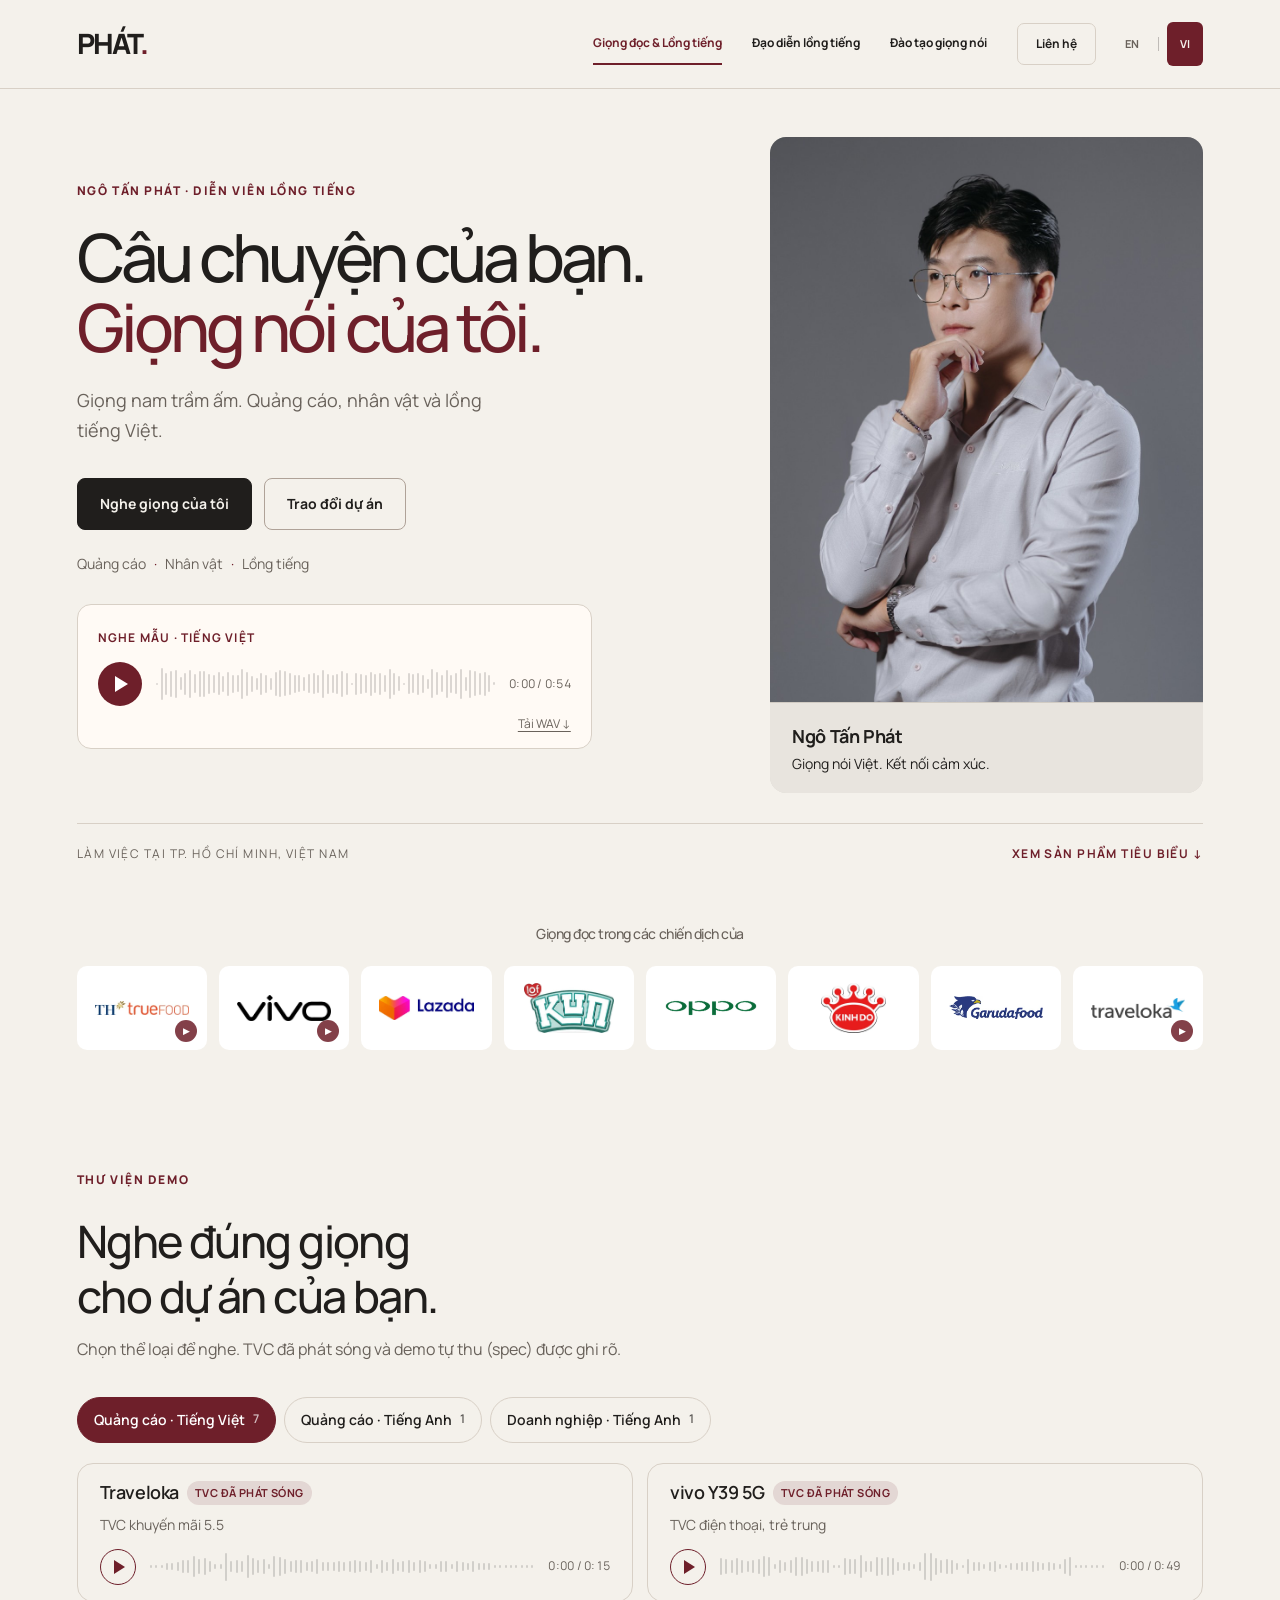
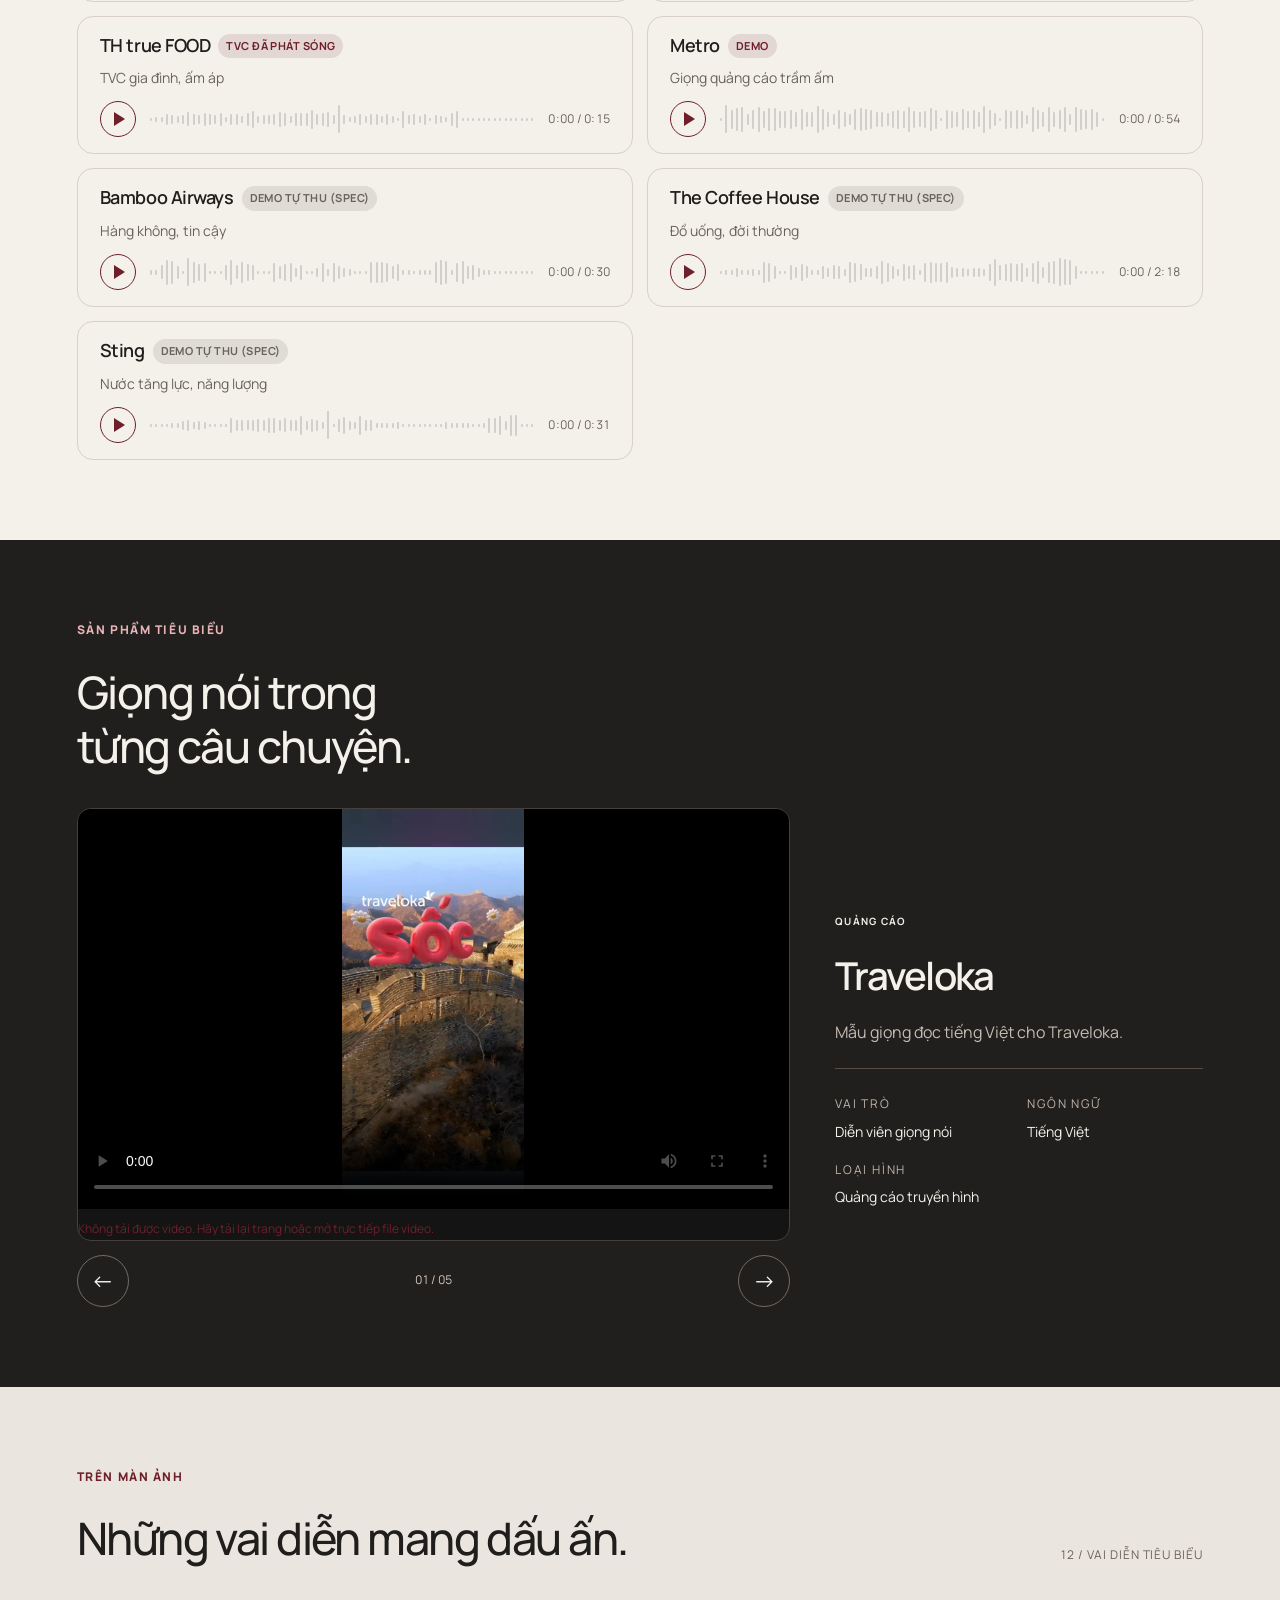
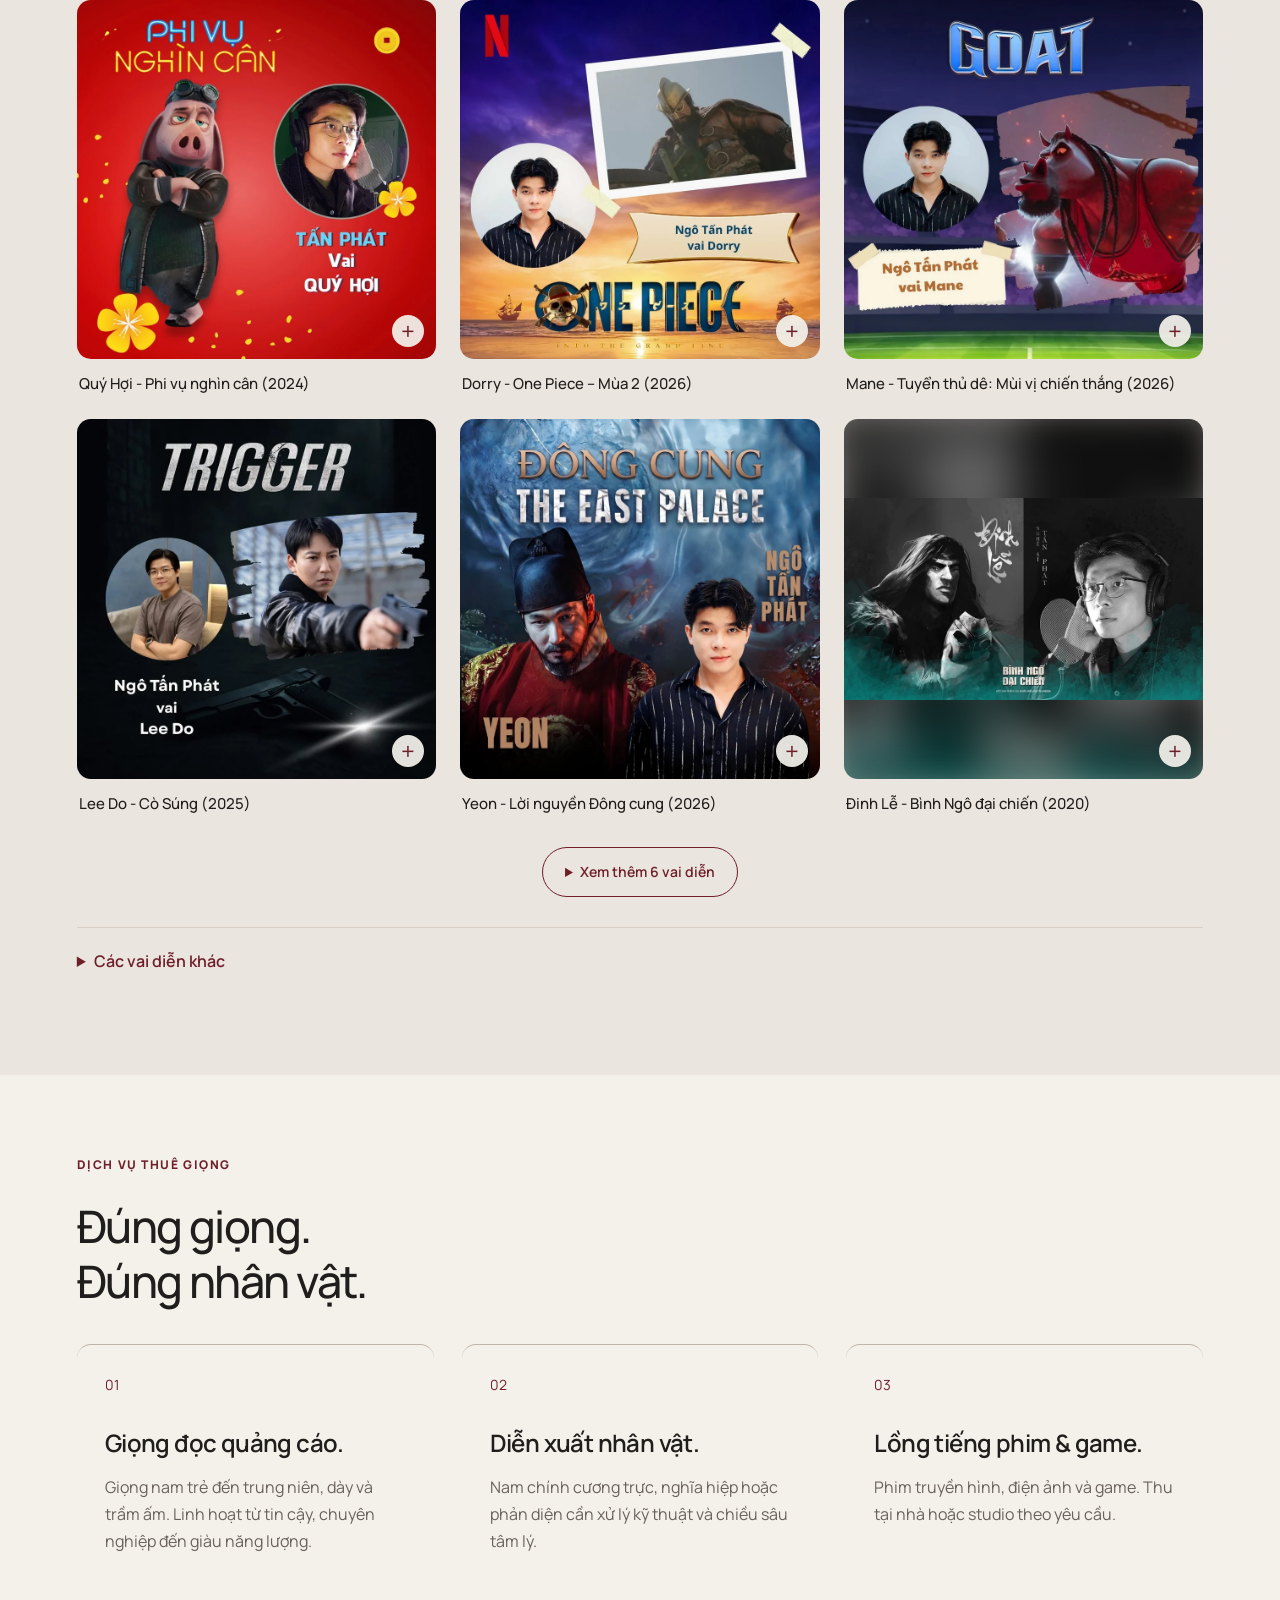
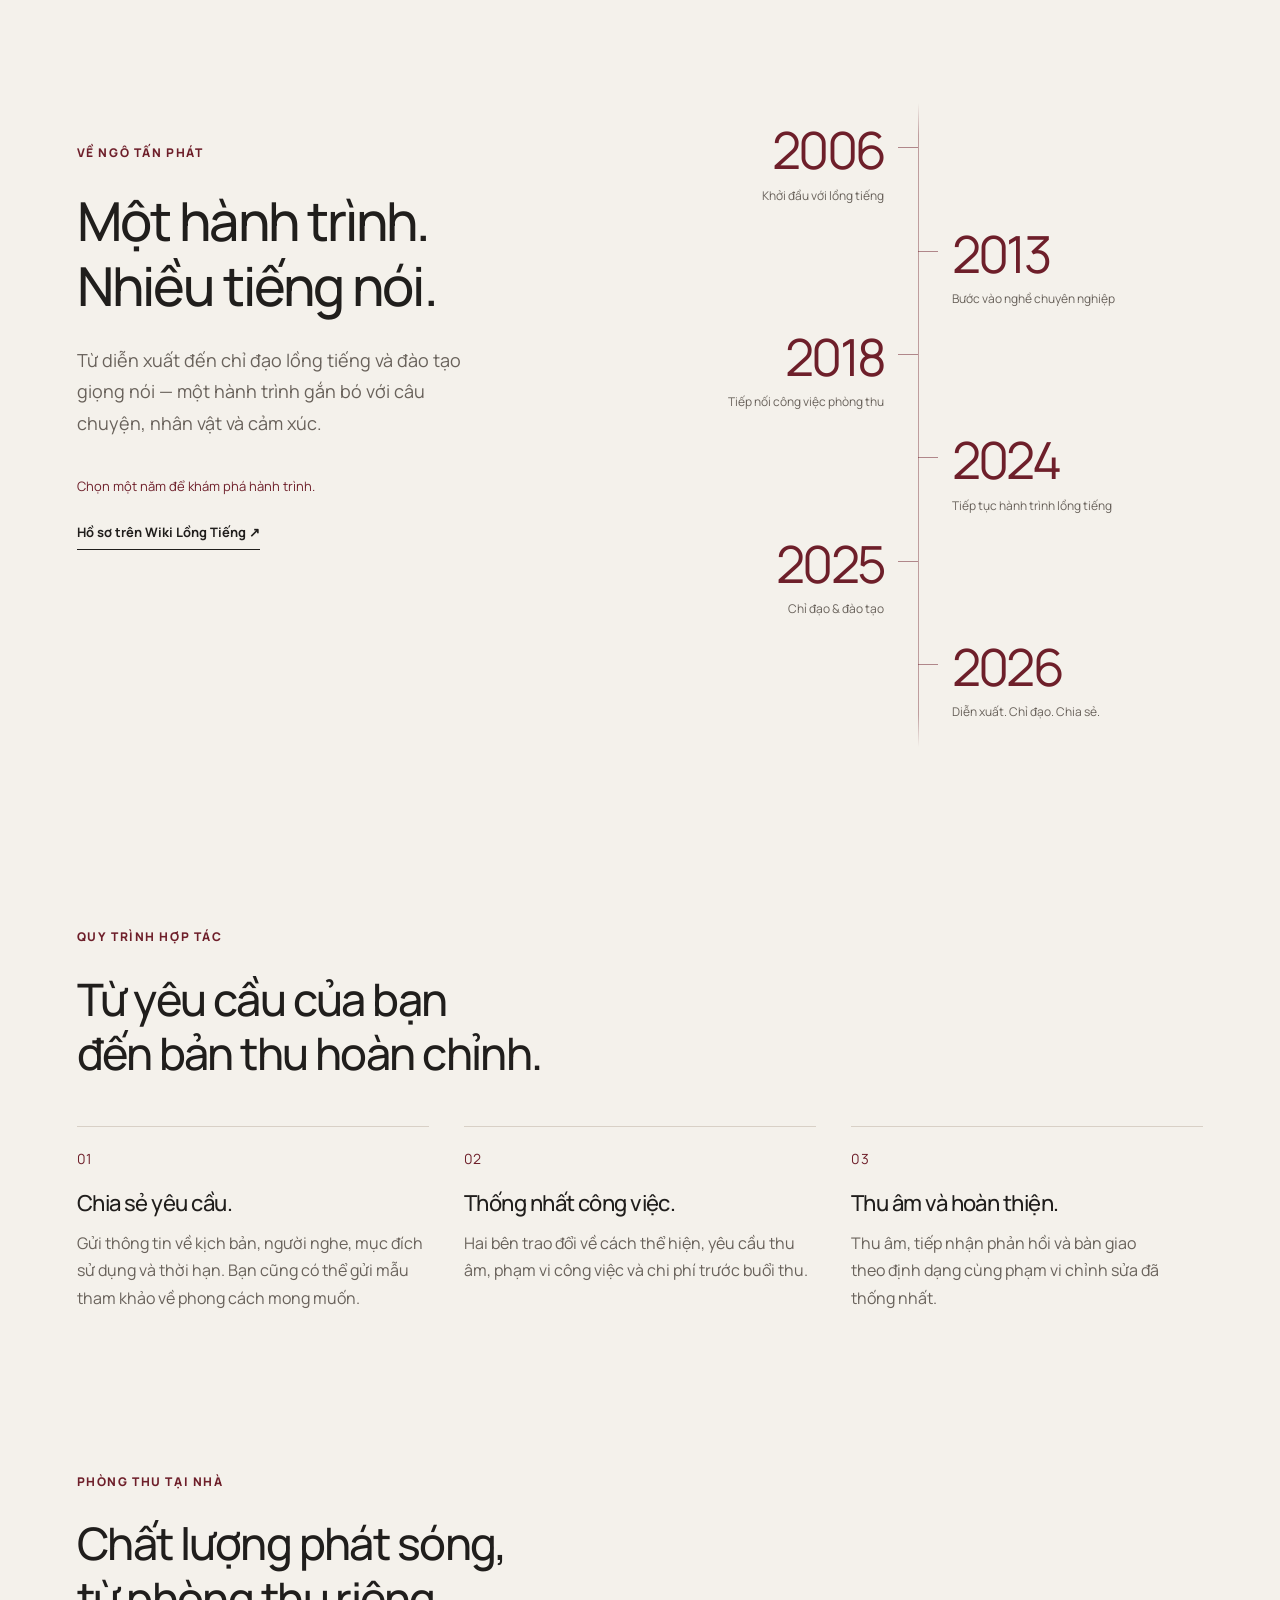
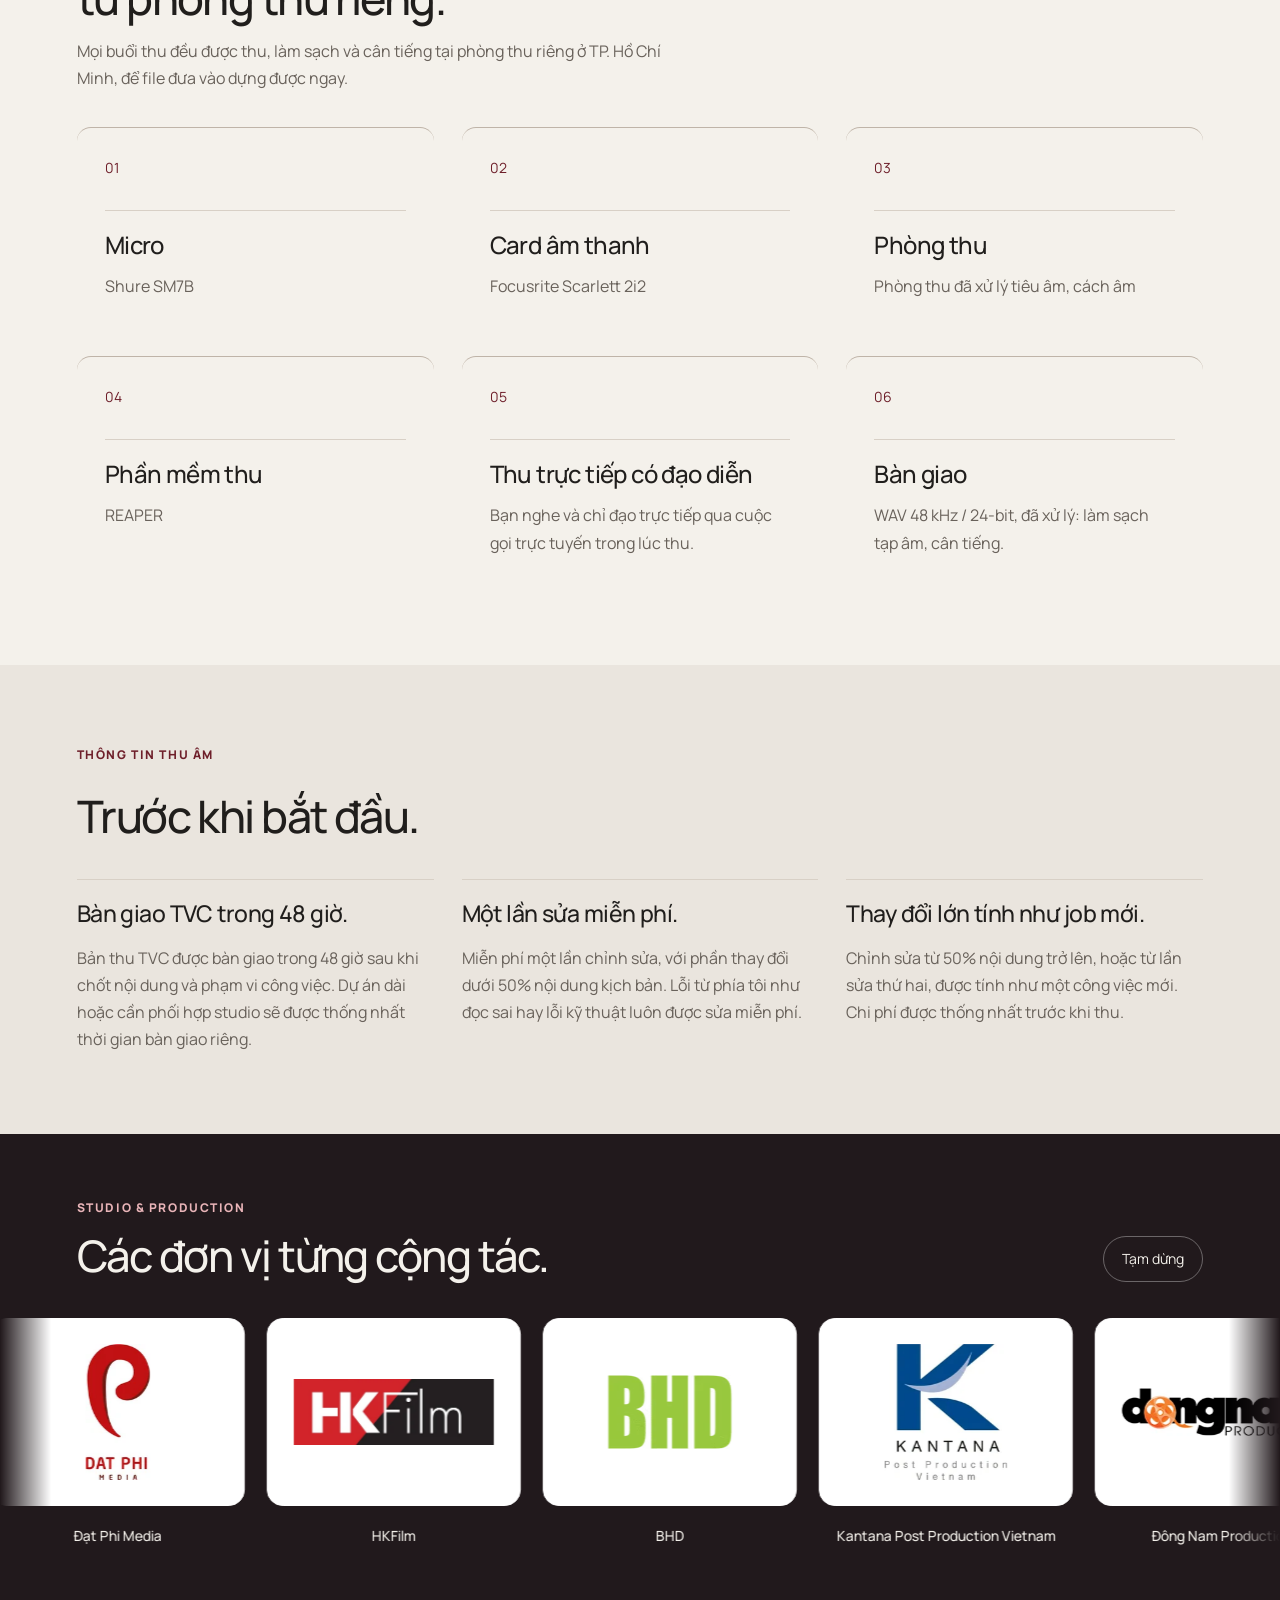
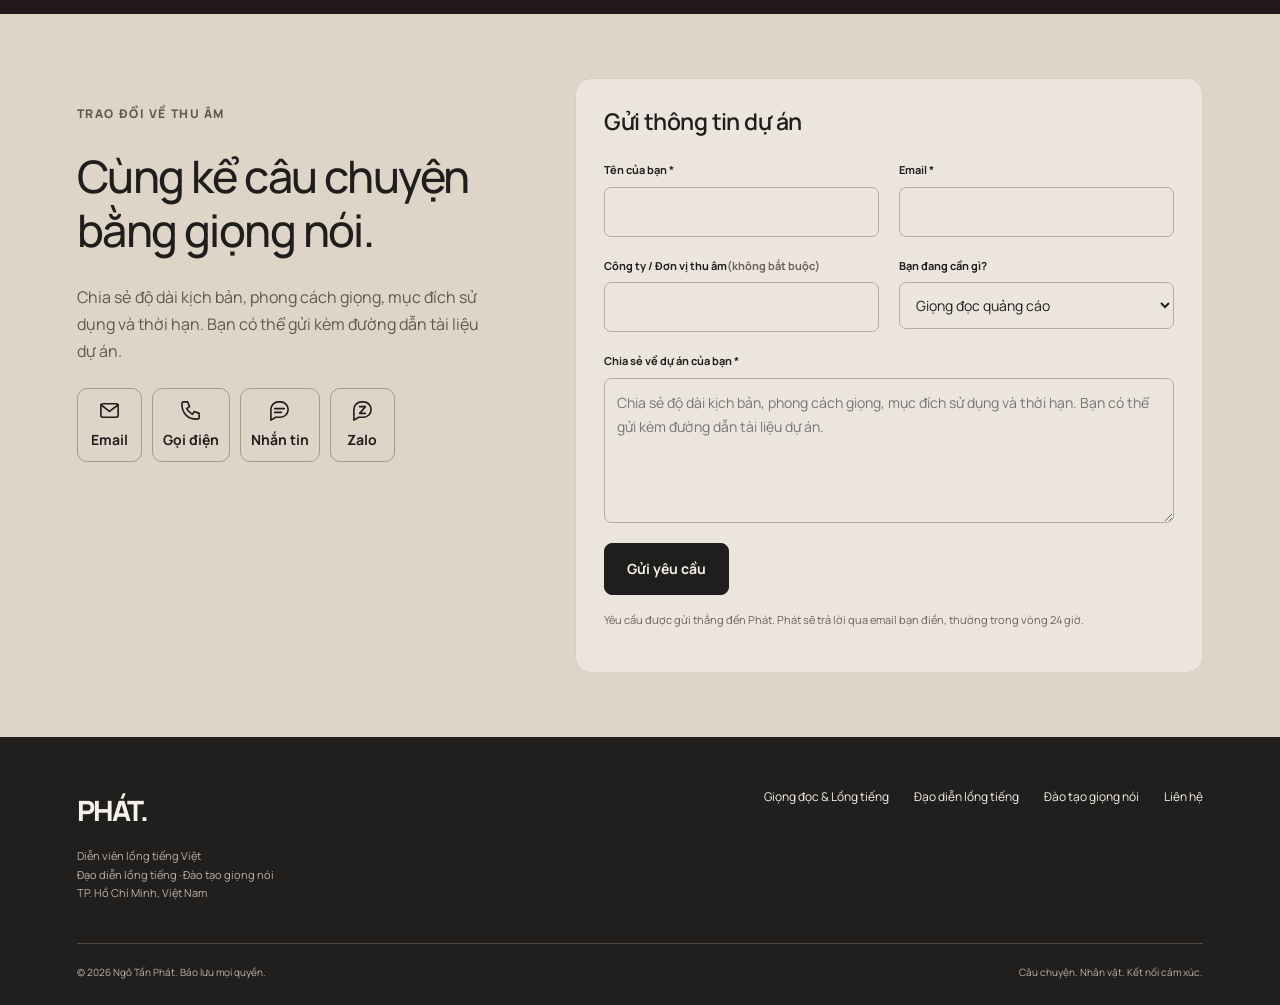
<file: vi/index.html>
<!doctype html>
<html lang="vi">
  <head>
    <meta charset="UTF-8">
    <meta name="viewport" content="width=device-width, initial-scale=1">
    <script>document.documentElement.classList.add("js");</script><meta name="theme-color" content="#6e1f2a">
    <title>Ngô Tấn Phát — Diễn viên lồng tiếng &amp; Giọng đọc</title>
    <meta name="description" content="Giọng đọc và lồng tiếng Việt của Ngô Tấn Phát. Nghe thử, xem sản phẩm tiêu biểu và trao đổi về dự án của bạn.">
    <meta property="og:type" content="website">
    <meta property="og:title" content="Ngô Tấn Phát — Diễn viên lồng tiếng &amp; Giọng đọc">
    <meta property="og:description" content="Giọng đọc và lồng tiếng Việt của Ngô Tấn Phát. Nghe thử, xem sản phẩm tiêu biểu và trao đổi về dự án của bạn.">
    <link rel="icon" href="../assets/favicon.svg" type="image/svg+xml">
    <link rel="stylesheet" href="../style.css?v=20261127i">
    <script src="../site-config.js?v=20261127i" defer></script>
    <script src="../projects.js?v=20261127i" defer></script>
    <script src="../assets/vendor/hls.light.min.js" defer></script><script src="../media-loader.js?v=20261127i" defer></script><script src="../script.js?v=20261127i" defer></script>
    <link rel="canonical" href="https://ngotanphat.com/vi/">
    <link rel="alternate" hreflang="en" href="https://ngotanphat.com/en/">
    <link rel="alternate" hreflang="vi" href="https://ngotanphat.com/vi/">
    <link rel="alternate" hreflang="x-default" href="https://ngotanphat.com/en/">
    <meta property="og:url" content="https://ngotanphat.com/vi/">
    <meta property="og:site_name" content="Ngô Tấn Phát">
    <meta property="og:locale" content="vi_VN">
    <meta property="og:locale:alternate" content="en_US">
    <meta property="og:image" content="https://ngotanphat.com/assets/images/share/og-vi.jpg">
    <meta property="og:image:width" content="1200">
    <meta property="og:image:height" content="630">
    <meta property="og:image:alt" content="Ngô Tấn Phát — Diễn viên lồng tiếng">
    <meta name="twitter:card" content="summary_large_image">
    <script type="application/ld+json">{"@context": "https://schema.org", "@type": "Person", "name": "Ngô Tấn Phát", "alternateName": "Ngo Tan Phat", "url": "https://ngotanphat.com/vi/", "image": "https://ngotanphat.com/assets/images/portrait.jpg", "jobTitle": "Diễn viên lồng tiếng", "description": "Giọng đọc và lồng tiếng Việt của Ngô Tấn Phát. Nghe thử, xem sản phẩm tiêu biểu và trao đổi về dự án của bạn.", "knowsLanguage": ["vi", "en"], "email": "mailto:tanphatngo@hotmail.com", "telephone": "+84362947507", "address": {"@type": "PostalAddress", "addressCountry": "VN"}}</script>
  </head>
  <body class="visual-site page-index">
    <a class="skip-link" href="#main">Đến nội dung chính</a>
    <header class="site-header">
      <div class="wrap nav-row">
        <a class="logo" href="index.html" aria-label="Phát — Trang chủ">PHÁT<span>.</span></a>
        <div class="language-switch" role="group" aria-label="Ngôn ngữ">
          <a href="../en/index.html" lang="en" hreflang="en" data-language="en" aria-label="English">EN</a><span aria-hidden="true">|</span><a href="../vi/index.html" lang="vi" hreflang="vi" data-language="vi" aria-label="Tiếng Việt" aria-current="true">VI</a>
        </div>
        <button class="menu-toggle" type="button" aria-expanded="false" aria-controls="navigation">
          Danh mục +
        </button>
        <nav class="site-nav" id="navigation" aria-label="Điều hướng chính">
          <a href="index.html" aria-current="page">Giọng đọc &amp; Lồng tiếng</a><a href="direction.html">Đạo diễn lồng tiếng</a><a href="coaching.html">Đào tạo giọng nói</a><a class="nav-contact" href="#contact">Liên hệ</a>
        </nav>
      </div>
    </header>
    <noscript><p class="noscript-note wrap">
        Bạn vẫn có thể xem trang và nghe mẫu khi tắt JavaScript. Hãy bật
        JavaScript để tạo nội dung liên hệ.
      </p></noscript>
    <main id="main">
      <section class="hero" id="section-0">
        <div class="wrap">
          <div class="hero-grid">
            <div>
              <p class="eyebrow">Ngô Tấn Phát · Diễn viên lồng tiếng</p>
              <h1 class="display">
                Câu chuyện của bạn.<br><em>Giọng nói của tôi.</em>
              </h1>
              <p class="lede">Giọng nam trầm ấm. Quảng cáo, nhân vật và lồng tiếng Việt.</p>
              <div class="actions">
                <a class="button" href="#listen">Nghe giọng của tôi</a><a class="button secondary" href="#contact">Trao đổi dự án</a>
              </div>
              <p class="hero-note">
                Quảng cáo<span>·</span>Nhân vật<span>·</span>Lồng tiếng
              </p>
            <article class="demo-panel hero-demo" id="listen">
            <div><span class="tag">NGHE MẪU · TIẾNG VIỆT</span></div><div>
              <div id="demo-mount">
                <audio controls preload="metadata" aria-label="Mẫu giọng đọc quảng cáo tiếng Việt" data-error-id="audio-error">
                  <source src="../assets/audio/vi/metro-Phat_TV.mp3" type="audio/mpeg"></source>
                  Trình duyệt của bạn không hỗ trợ phát âm thanh.
                </audio>
              </div>
              <p id="demo-drive-link" class="form-note" hidden></p>
              <div class="demo-controls">
                <span>Nghe mẫu giọng đọc</span><a id="demo-download" href="../assets/audio/vi/metro-Phat_TV.wav" download>Tải WAV ↓</a>
              </div>
              <p id="audio-error" class="audio-error" role="status" hidden>
                Không tải được bản nghe thử. Bạn có thể tải file hoặc tải lại
                trang.
              </p>
            </div>
          </article>
          </div>
            <figure class="portrait" style="margin: 0">
              <img src="../assets/images/portrait.jpg" width="1000" height="1500" alt="Chân dung Ngô Tấn Phát" fetchpriority="high">
              <figcaption class="portrait-caption">
                <div>
                  <strong>Ngô Tấn Phát</strong>Giọng nói Việt. Kết nối cảm xúc.
                </div>
              </figcaption>
            </figure>
          </div>
          <div class="hero-bottom">
            <span>Làm việc tại TP. Hồ Chí Minh, Việt Nam</span><a href="#selected">Xem sản phẩm tiêu biểu ↓</a>
          </div>
        </div>
      </section>
      <section class="logo-section brands-section" id="brands" aria-label="Giọng đọc trong các chiến dịch của"><div class="wrap"><div class="logo-heading"><h2>Giọng đọc trong các chiến dịch của</h2></div><div class="logo-grid brands-grid"><div class="logo-cell"><img src="../assets/images/web/brands-TH-true-Food.webp" alt="TH true FOOD" width="240" height="36" loading="lazy" decoding="async"></div><div class="logo-cell"><img src="../assets/images/web/brands-Vivo.webp" alt="vivo" width="420" height="117" loading="lazy" decoding="async"></div><div class="logo-cell"><img src="../assets/images/web/brands-lazada.webp" alt="Lazada" width="420" height="109" loading="lazy" decoding="async"></div><div class="logo-cell"><img src="../assets/images/web/brands-LOF-Kun-clean.webp" alt="LOF KUN" width="394" height="220" loading="lazy" decoding="async"></div><div class="logo-cell"><img src="../assets/images/web/brands-Oppo-mark.webp" alt="OPPO" width="374" height="72" loading="lazy" decoding="async"></div><div class="logo-cell"><img src="../assets/images/web/brands-Kinh-Do.webp" alt="Kinh Đô" width="284" height="220" loading="lazy" decoding="async"></div><div class="logo-cell"><img src="../assets/images/web/brands-Garuda-Food.webp" alt="Garudafood" width="309" height="75" loading="lazy" decoding="async"></div><div class="logo-cell"><img src="../assets/images/web/brands-traveloka.webp" alt="Traveloka" width="420" height="92" loading="lazy" decoding="async"></div></div></div></section><section class="section library-section" id="demos"><div class="wrap"><div class="section-head"><div><p class="eyebrow">THƯ VIỆN DEMO</p><h2>Nghe đúng giọng<br>cho dự án của bạn.</h2><p class="library-lead">Chọn thể loại để nghe. TVC đã phát sóng và demo tự thu (spec) được ghi rõ.</p></div></div><div id="demo-library" data-base="../"><div class="library-tabs" role="tablist" aria-label="Thể loại demo"></div><div class="library-list"></div></div><noscript><p>Bật JavaScript để nghe thư viện demo.</p></noscript></div></section><section class="section dark" id="selected">
        <div class="wrap">
          <div class="section-head">
            <div>
              <p class="eyebrow">Sản phẩm tiêu biểu</p>
              <h2>Giọng nói trong<br>từng câu chuyện.</h2>
            </div>
            </div>
          <article class="feature-grid" id="project-carousel" aria-label="Video sản phẩm tiêu biểu" aria-roledescription="bộ sưu tập">
            <div class="featured-player">
              <div class="video-stage" id="project-media-stage">
                <div>
                  <video id="project-video" controls playsinline preload="none" poster="../assets/images/traveloka-poster.jpg" aria-label="Traveloka — Tiếng Việt" data-error-id="video-error">
                    <source src="../assets/video/vi/traveloka5.5.mp4" type="video/mp4"></source>
                    Trình duyệt của bạn không hỗ trợ phát video.
                  </video>
                  <p class="audio-error" id="video-error" role="status" hidden>
                    Không tải được video. Hãy tải lại trang hoặc mở trực tiếp
                    file video.
                  </p>
                </div>
              </div>
              <p id="project-drive-link" class="form-note" hidden></p>
              <nav class="project-controls" aria-label="Chuyển video" hidden>
                <button class="project-arrow" id="project-prev" type="button" aria-label="Xem sản phẩm trước" aria-controls="project-video project-details" disabled>
                  ←
                </button>
                <p id="project-counter" role="status" aria-live="polite" aria-atomic="true">
                  01 / 01
                </p>
                <button class="project-arrow" id="project-next" type="button" aria-label="Xem sản phẩm tiếp theo" aria-controls="project-video project-details" disabled>
                  →
                </button>
              </nav>
            </div>
            <div class="feature-copy" id="project-details">
              <span class="tag" id="project-category">Nổi bật / Quảng cáo</span>
              <h3 id="project-title">Traveloka</h3>
              <p id="project-description">
                Giọng đọc tiếng Việt trong quảng cáo truyền hình của Traveloka.
              </p>
              <dl class="credits">
                <div>
                  <dt>VAI TRÒ</dt>
                  <dd id="project-role">Diễn viên giọng nói</dd>
                </div>
                <div>
                  <dt>ĐƠN VỊ THU ÂM</dt>
                  <dd id="project-studio">Dat Phi Media</dd>
                </div>
                <div>
                  <dt>NGÔN NGỮ</dt>
                  <dd id="project-language">Tiếng Việt</dd>
                </div>
                <div>
                  <dt>LOẠI HÌNH</dt>
                  <dd id="project-format">Quảng cáo truyền hình</dd>
                </div>
              </dl>
            </div>
          </article>
          </div>
      </section>
      <section class="section roles-section" id="roles"><div class="wrap"><div class="section-head"><div><p class="eyebrow">TRÊN MÀN ẢNH</p><h2>Những vai diễn mang dấu ấn.</h2></div><span class="section-index">12 / VAI DIỄN TIÊU BIỂU</span></div><div class="role-grid"><article class="role-card"><button class="role-image" type="button" data-lightbox="../assets/images/web/roles-492715080_1495321635218458_3126371411457662030_n.webp" aria-label="Xem hình: Quý Hợi - Phi vụ nghìn cân (2024)"><img src="../assets/images/web/roles-492715080_1495321635218458_3126371411457662030_n.webp" alt="Quý Hợi - Phi vụ nghìn cân (2024) — Ngô Tấn Phát" width="850" height="850" loading="lazy" decoding="async"><span class="image-expand" aria-hidden="true">+</span></button><p class="role-caption-line">Quý Hợi - Phi vụ nghìn cân (2024)</p></article><article class="role-card"><button class="role-image" type="button" data-lightbox="../assets/images/web/roles-650016618_1772652484152037_7525225468168685428_n.webp" aria-label="Xem hình: Dorry - One Piece – Mùa 2 (2026)"><img src="../assets/images/web/roles-650016618_1772652484152037_7525225468168685428_n.webp" alt="Dorry - One Piece – Mùa 2 (2026) — Ngô Tấn Phát" width="850" height="850" loading="lazy" decoding="async"><span class="image-expand" aria-hidden="true">+</span></button><p class="role-caption-line">Dorry - One Piece – Mùa 2 (2026)</p></article><article class="role-card"><button class="role-image" type="button" data-lightbox="../assets/images/web/roles-642820772_1760704532013499_7202608016469600900_n.webp" aria-label="Xem hình: Mane - Tuyển thủ dê: Mùi vị chiến thắng (2026)"><img src="../assets/images/web/roles-642820772_1760704532013499_7202608016469600900_n.webp" alt="Mane - Tuyển thủ dê: Mùi vị chiến thắng (2026) — Ngô Tấn Phát" width="850" height="850" loading="lazy" decoding="async"><span class="image-expand" aria-hidden="true">+</span></button><p class="role-caption-line">Mane - Tuyển thủ dê: Mùi vị chiến thắng (2026)</p></article><article class="role-card"><button class="role-image" type="button" data-lightbox="../assets/images/web/roles-FB_IMG_1753525290837 (1).webp" aria-label="Xem hình: Lee Do - Cò Súng (2025)"><img src="../assets/images/web/roles-FB_IMG_1753525290837%20(1).webp" alt="Lee Do - Cò Súng (2025) — Ngô Tấn Phát" width="850" height="850" loading="lazy" decoding="async"><span class="image-expand" aria-hidden="true">+</span></button><p class="role-caption-line">Lee Do - Cò Súng (2025)</p></article><article class="role-card"><button class="role-image" type="button" data-lightbox="../assets/images/web/roles-749108273_3206435642874884_2577689124277350403_n.png.webp" aria-label="Xem hình: Yeon - Lời nguyền Đông cung (2026)"><img src="../assets/images/web/roles-749108273_3206435642874884_2577689124277350403_n.png.webp" alt="Yeon - Lời nguyền Đông cung (2026) — Ngô Tấn Phát" width="850" height="850" loading="lazy" decoding="async"><span class="image-expand" aria-hidden="true">+</span></button><p class="role-caption-line">Yeon - Lời nguyền Đông cung (2026)</p></article><article class="role-card"><button class="role-image" type="button" data-lightbox="../assets/images/web/roles-124363040_715598259056305_1173553486934332766_n.webp" aria-label="Xem hình: Đinh Lễ - Bình Ngô đại chiến (2020)"><img src="../assets/images/web/roles-124363040_715598259056305_1173553486934332766_n.webp" alt="Đinh Lễ - Bình Ngô đại chiến (2020) — Ngô Tấn Phát" width="850" height="478" loading="lazy" decoding="async"><span class="image-expand" aria-hidden="true">+</span></button><p class="role-caption-line">Đinh Lễ - Bình Ngô đại chiến (2020)</p></article></div><details class="more-roles"><summary>Xem thêm 6 vai diễn</summary><div class="details-body"><div class="role-grid extra-role-grid"><article class="role-card"><button class="role-image" type="button" data-lightbox="../assets/images/web/roles-665937335_1794293508654601_7444973882804570624_n.webp" aria-label="Xem hình: Seok Hyeon - Chó săn công lý – Mùa 2 (2026)"><img src="../assets/images/web/roles-665937335_1794293508654601_7444973882804570624_n.webp" alt="Seok Hyeon - Chó săn công lý – Mùa 2 (2026) — Ngô Tấn Phát" width="850" height="850" loading="lazy" decoding="async"><span class="image-expand" aria-hidden="true">+</span></button><p class="role-caption-line">Seok Hyeon - Chó săn công lý – Mùa 2 (2026)</p></article><article class="role-card"><button class="role-image" type="button" data-lightbox="../assets/images/web/roles-577917625_1666525294764757_769133198401509736_n.webp" aria-label="Xem hình: Noh Jin Pyo / Jang Kang - Tội ác kẻ làm ngơ (2025)"><img src="../assets/images/web/roles-577917625_1666525294764757_769133198401509736_n.webp" alt="Noh Jin Pyo / Jang Kang - Tội ác kẻ làm ngơ (2025) — Ngô Tấn Phát" width="850" height="850" loading="lazy" decoding="async"><span class="image-expand" aria-hidden="true">+</span></button><p class="role-caption-line">Noh Jin Pyo / Jang Kang - Tội ác kẻ làm ngơ (2025)</p></article><article class="role-card"><button class="role-image" type="button" data-lightbox="../assets/images/web/roles-691521091_1823234135760538_8095381652610086173_n.webp" aria-label="Xem hình: Sebastian - Đội thám tử cừu: Án mạng lúc nửa đêm (2026)"><img src="../assets/images/web/roles-691521091_1823234135760538_8095381652610086173_n.webp" alt="Sebastian - Đội thám tử cừu: Án mạng lúc nửa đêm (2026) — Ngô Tấn Phát" width="850" height="850" loading="lazy" decoding="async"><span class="image-expand" aria-hidden="true">+</span></button><p class="role-caption-line">Sebastian - Đội thám tử cừu: Án mạng lúc nửa đêm (2026)</p></article><article class="role-card"><button class="role-image" type="button" data-lightbox="../assets/images/web/roles-648459109_1768646127886006_5153483247649350369_n.webp" aria-label="Xem hình: Park Kyeong Nam / Yeong II - Bạn trai theo yêu cầu (2026)"><img src="../assets/images/web/roles-648459109_1768646127886006_5153483247649350369_n.webp" alt="Park Kyeong Nam / Yeong II - Bạn trai theo yêu cầu (2026) — Ngô Tấn Phát" width="850" height="850" loading="lazy" decoding="async"><span class="image-expand" aria-hidden="true">+</span></button><p class="role-caption-line">Park Kyeong Nam / Yeong II - Bạn trai theo yêu cầu (2026)</p></article><article class="role-card"><button class="role-image" type="button" data-lightbox="../assets/images/web/roles-IMG_0079 (1).webp" aria-label="Xem hình: Soo-hyun - Thần đèn ơi, ước đi (2025)"><img src="../assets/images/web/roles-IMG_0079%20(1).webp" alt="Soo-hyun - Thần đèn ơi, ước đi (2025) — Ngô Tấn Phát" width="850" height="850" loading="lazy" decoding="async"><span class="image-expand" aria-hidden="true">+</span></button><p class="role-caption-line">Soo-hyun - Thần đèn ơi, ước đi (2025)</p></article><article class="role-card"><button class="role-image" type="button" data-lightbox="../assets/images/web/roles-643520786_1762559925161293_3158093418285033421_n.webp" aria-label="Xem hình: Richard Hagan - Đặc vụ đêm – Mùa 3 (2026)"><img src="../assets/images/web/roles-643520786_1762559925161293_3158093418285033421_n.webp" alt="Richard Hagan - Đặc vụ đêm – Mùa 3 (2026) — Ngô Tấn Phát" width="850" height="850" loading="lazy" decoding="async"><span class="image-expand" aria-hidden="true">+</span></button><p class="role-caption-line">Richard Hagan - Đặc vụ đêm – Mùa 3 (2026)</p></article></div></div></details><details class="other-role-credits"><summary>Các vai diễn khác</summary><ul class="other-role-list"><li>Jackson Storm - Vương quốc xe hơi 3 (2017)</li><li>Mojo Jojo - The Powerpuff Girls (1998)</li><li>Kevin Levin - Ben 10: Ultimate Alien (2010)</li><li>Mike - Đấu trường âm nhạc (2016)</li><li>Johnny Bravo - Johnny Bravo (1997)</li><li>Spyro - Học viện Skylanders – Mùa 2–3 (2017–2018)</li><li>Spike - The Tom and Jerry Show (2014)</li><li>Petey - Dog Man (2025)</li><li>Cattrick Lynxley - Phi vụ động trời 2 (2025)</li><li>Jung Min - Báo ứng (2025)</li><li>Hong Jae Hun - Trung tâm chăm sóc chấn thương (2025)</li><li>Mộc Thạnh - Tử chiến thành Đa Bang (2018)</li><li>Ông Hòe - Trạng Quỳnh nhí: Truyền thuyết Kim Ngưu (2025)</li></ul></details></div></section><section class="section" id="section-3">
        <div class="wrap">
          <p class="eyebrow">Dịch vụ thuê giọng</p>
          <h2>Đúng giọng.<br>Đúng nhân vật.</h2>
          <div class="three-grid" style="margin-top: 35px">
            <article class="info-card">
              <span class="number">01</span>
              <h3>Giọng đọc quảng cáo.</h3>
              <p>Giọng nam trẻ đến trung niên, dày và trầm ấm. Linh hoạt từ tin cậy, chuyên nghiệp đến giàu năng lượng.</p>
            </article>
            <article class="info-card">
              <span class="number">02</span>
              <h3>Diễn xuất nhân vật.</h3>
              <p>Nam chính cương trực, nghĩa hiệp hoặc phản diện cần xử lý kỹ thuật và chiều sâu tâm lý.</p>
            </article>
            <article class="info-card">
              <span class="number">03</span>
              <h3>Lồng tiếng phim &amp; game.</h3>
              <p>Phim truyền hình, điện ảnh và game. Thu tại nhà hoặc studio theo yêu cầu.</p>
            </article>
          </div>
        </div>
      </section>
      <section class="section about-section journey-section" id="about">
 <div class="wrap journey-layout">
  <div class="journey-intro"><p class="eyebrow">Về Ngô Tấn Phát</p><h2>Một hành trình.<br>Nhiều tiếng nói.</h2><p class="journey-lead">Từ diễn xuất đến chỉ đạo lồng tiếng và đào tạo giọng nói — một hành trình gắn bó với câu chuyện, nhân vật và cảm xúc.</p><p class="journey-hint">Chọn một năm để khám phá hành trình.</p><a class="text-link" href="https://dubbing.fandom.com/vi/wiki/Ng%C3%B4_T%E1%BA%A5n_Ph%C3%A1t" target="_blank" rel="noopener noreferrer">Hồ sơ trên Wiki Lồng Tiếng ↗</a></div>
  <ol class="journey-line" aria-label="Hành trình làm nghề"><li class="journey-stop"><button class="journey-year" type="button" aria-haspopup="dialog" aria-controls="journey-dialog" aria-label="2006 — Khởi đầu với lồng tiếng"><span class="journey-date">2006</span><span class="journey-caption">Khởi đầu với lồng tiếng</span></button><template class="journey-story">Tôi bắt đầu học lồng tiếng từ giữa năm 2006, sau đó được đào tạo dưới sự hướng dẫn của đạo diễn Xuân Tâm. Đây là nền tảng đầu tiên cho hành trình diễn xuất bằng giọng nói của tôi.</template></li>
<li class="journey-stop"><button class="journey-year" type="button" aria-haspopup="dialog" aria-controls="journey-dialog" aria-label="2013 — Bước vào nghề chuyên nghiệp"><span class="journey-date">2013</span><span class="journey-caption">Bước vào nghề chuyên nghiệp</span></button><template class="journey-story">Tôi gia nhập Đạt Phi Media và bắt đầu sự nghiệp lồng tiếng chuyên nghiệp, đưa những kiến thức đã học vào phòng thu và từng vai diễn.</template></li>
<li class="journey-stop"><button class="journey-year" type="button" aria-haspopup="dialog" aria-controls="journey-dialog" aria-label="2018 — Tiếp nối công việc phòng thu"><span class="journey-date">2018</span><span class="journey-caption">Tiếp nối công việc phòng thu</span></button><template class="journey-story">Tôi tiếp tục tham gia một số dự án của Đạt Phi Media trong giai đoạn 2018–2024, duy trì sự gắn bó với công việc lồng tiếng và diễn xuất bằng giọng nói.</template></li>
<li class="journey-stop"><button class="journey-year" type="button" aria-haspopup="dialog" aria-controls="journey-dialog" aria-label="2024 — Tiếp tục hành trình lồng tiếng"><span class="journey-date">2024</span><span class="journey-caption">Tiếp tục hành trình lồng tiếng</span></button><template class="journey-story">Cuối năm 2024, tôi tiếp tục công việc lồng tiếng, mang kinh nghiệm tích lũy qua nhiều năm vào những câu chuyện và nhân vật mới.</template></li>
<li class="journey-stop"><button class="journey-year" type="button" aria-haspopup="dialog" aria-controls="journey-dialog" aria-label="2025 — Chỉ đạo &amp; đào tạo"><span class="journey-date">2025</span><span class="journey-caption">Chỉ đạo &amp; đào tạo</span></button><template class="journey-story">Từ tháng 6/2025, tôi đảm nhiệm vai trò đạo diễn lồng tiếng tại Đạt Phi Media. Từ tháng 9/2025, tôi là giảng viên giọng nói tại Đạt Phi Academy — đồng hành cùng diễn viên trong phòng thu và học viên trên hành trình phát triển giọng nói.</template></li>
<li class="journey-stop"><button class="journey-year" type="button" aria-haspopup="dialog" aria-controls="journey-dialog" aria-label="2026 — Diễn xuất. Chỉ đạo. Chia sẻ."><span class="journey-date">2026</span><span class="journey-caption">Diễn xuất. Chỉ đạo. Chia sẻ.</span></button><template class="journey-story">Hành trình chuyên môn của tôi tiếp tục với ba hướng gắn kết: diễn xuất lồng tiếng, chỉ đạo lồng tiếng và đào tạo giọng nói. Mỗi vai trò là một cách để kể câu chuyện bằng giọng nói và kết nối với người nghe.</template></li></ol>
 </div>
 <dialog class="journey-dialog" id="journey-dialog" aria-labelledby="journey-title" aria-describedby="journey-description">
  <div class="journey-modal-content"><button class="journey-close" type="button" aria-label="Đóng"><svg viewBox="0 0 24 24" width="20" height="20" fill="none" stroke="currentColor" stroke-width="1.5" stroke-linecap="round" aria-hidden="true"><path d="m6 6 12 12M18 6 6 18"/></svg></button><p class="eyebrow">Hành trình làm nghề</p><p class="journey-modal-year" aria-hidden="true"></p><h3 id="journey-title"></h3><div class="journey-story-space"><p class="journey-measure" aria-hidden="true"></p><p class="journey-typed" aria-hidden="true"></p><p id="journey-description" class="journey-sr-only"></p></div><button class="journey-skip" type="button">Hiện toàn bộ nội dung</button><div class="journey-footer"><button class="journey-next" type="button"><span>Mốc tiếp theo <span class="journey-next-year"></span></span><svg viewBox="0 0 24 24" width="22" height="22" fill="none" stroke="currentColor" stroke-width="1.5" stroke-linecap="round" stroke-linejoin="round" aria-hidden="true"><path d="M4 12h16m-6-6 6 6-6 6"/></svg></button><p class="journey-thanks" hidden>Cảm ơn vì trở thành một phần của hành trình nghệ thuật 20 năm đầy ý nghĩa</p></div></div>
 </dialog>
</section>
      <section class="section" id="section-5">
        <div class="wrap">
          <p class="eyebrow">Quy trình hợp tác</p>
          <h2>Từ yêu cầu của bạn<br>đến bản thu hoàn chỉnh.</h2>
          <div class="process">
            <article>
              <div class="step-copy"><h3 class="content-label">Chia sẻ yêu cầu.</h3><div class="details-body"><p>
                Gửi thông tin về kịch bản, người nghe, mục đích sử dụng và thời
                hạn. Bạn cũng có thể gửi mẫu tham khảo về phong cách mong muốn.
              </p>
            </div></div></article>
            <article>
              <div class="step-copy"><h3 class="content-label">Thống nhất công việc.</h3><div class="details-body"><p>
                Hai bên trao đổi về cách thể hiện, yêu cầu thu âm, phạm vi công
                việc và chi phí trước buổi thu.
              </p>
            </div></div></article>
            <article>
              <div class="step-copy"><h3 class="content-label">Thu âm và hoàn thiện.</h3><div class="details-body"><p>
                Thu âm, tiếp nhận phản hồi và bàn giao theo định dạng cùng phạm
                vi chỉnh sửa đã thống nhất.
              </p>
            </div></div></article>
          </div>
        </div>
      </section>
      <section class="section studio-gear-section" id="studio"><div class="wrap"><p class="eyebrow">PHÒNG THU TẠI NHÀ</p><h2>Chất lượng phát sóng,<br>từ phòng thu riêng.</h2><p class="studio-lead">Mọi buổi thu đều được thu, làm sạch và cân tiếng tại phòng thu riêng ở TP. Hồ Chí Minh, để file đưa vào dựng được ngay.</p><div class="three-grid" style="margin-top: 35px"><article class="info-card studio-spec"><span class="number">01</span><div class="step-copy"><h3 class="content-label">Micro</h3><p>Shure SM7B</p></div></article><article class="info-card studio-spec"><span class="number">02</span><div class="step-copy"><h3 class="content-label">Card âm thanh</h3><p>Focusrite Scarlett 2i2</p></div></article><article class="info-card studio-spec"><span class="number">03</span><div class="step-copy"><h3 class="content-label">Phòng thu</h3><p>Phòng thu đã xử lý tiêu âm, cách âm</p></div></article><article class="info-card studio-spec"><span class="number">04</span><div class="step-copy"><h3 class="content-label">Phần mềm thu</h3><p>REAPER</p></div></article><article class="info-card studio-spec"><span class="number">05</span><div class="step-copy"><h3 class="content-label">Thu trực tiếp có đạo diễn</h3><p>Bạn nghe và chỉ đạo trực tiếp qua cuộc gọi trực tuyến trong lúc thu.</p></div></article><article class="info-card studio-spec"><span class="number">06</span><div class="step-copy"><h3 class="content-label">Bàn giao</h3><p>WAV 48 kHz / 24-bit, đã xử lý: làm sạch tạp âm, cân tiếng.</p></div></article></div></div></section>
      <section class="section" id="delivery">
        <div class="wrap">
          <p class="eyebrow">THÔNG TIN THU ÂM</p>
          <h2>Trước khi bắt đầu.</h2>
          <div class="three-grid" style="margin-top: 35px">
            <article class="info-card">
              <span class="number">01</span>
              <div class="step-copy"><h3 class="content-label">Bàn giao TVC trong 48 giờ.</h3><div class="details-body"><p>Bản thu TVC được bàn giao trong 48 giờ sau khi chốt nội dung và phạm vi công việc. Dự án dài hoặc cần phối hợp studio sẽ được thống nhất thời gian bàn giao riêng.</p>
            </div></div></article>
            <article class="info-card">
              <span class="number">02</span>
              <div class="step-copy"><h3 class="content-label">Một lần sửa miễn phí.</h3><div class="details-body"><p>Miễn phí một lần chỉnh sửa, với phần thay đổi dưới 50% nội dung kịch bản. Lỗi từ phía tôi như đọc sai hay lỗi kỹ thuật luôn được sửa miễn phí.</p>
            </div></div></article>
            <article class="info-card">
              <span class="number">03</span>
              <div class="step-copy"><h3 class="content-label">Thay đổi lớn tính như job mới.</h3><div class="details-body"><p>Chỉnh sửa từ 50% nội dung trở lên, hoặc từ lần sửa thứ hai, được tính như một công việc mới. Chi phí được thống nhất trước khi thu.</p>
            </div></div></article>
          </div>
        </div>
      </section>
      <section class="studio-section" id="studios" aria-label="Các đơn vị từng cộng tác"><div class="wrap studio-heading"><div><p class="eyebrow">STUDIO &amp; PRODUCTION</p><h2>Các đơn vị từng cộng tác.</h2></div><button class="studio-motion" type="button" aria-pressed="false">Tạm dừng</button></div><div class="studio-marquee" tabindex="0" aria-label="Logo các studio — rê chuột hoặc đặt focus để tạm dừng"><div class="studio-track"><div class="studio-group"><figure class="studio-card"><div class="studio-logo-frame"><img src="../assets/images/web/studios-Dat-Phi-Media.webp" alt="Đạt Phi Media" width="104" height="220" loading="eager" decoding="async"></div><figcaption>Đạt Phi Media</figcaption></figure><figure class="studio-card"><div class="studio-logo-frame"><img src="../assets/images/web/studios-HKfilm.webp" alt="HKFilm" width="420" height="137" loading="eager" decoding="async"></div><figcaption>HKFilm</figcaption></figure><figure class="studio-card"><div class="studio-logo-frame"><img src="../assets/images/web/studios-BHD.png.webp" alt="BHD" width="124" height="74" loading="eager" decoding="async"></div><figcaption>BHD</figcaption></figure><figure class="studio-card"><div class="studio-logo-frame"><img src="../assets/images/web/studios-Kantana_Post_Production_Vietnam.webp" alt="Kantana Post Production Vietnam" width="197" height="220" loading="eager" decoding="async"></div><figcaption>Kantana Post Production Vietnam</figcaption></figure><figure class="studio-card"><div class="studio-logo-frame"><img src="../assets/images/web/studios-Dong-Nam-Production.webp" alt="Đông Nam Production" width="319" height="77" loading="eager" decoding="async"></div><figcaption>Đông Nam Production</figcaption></figure><figure class="studio-card"><div class="studio-logo-frame"><img src="../assets/images/web/studios-Selena-Entertainment.webp" alt="Selena Entertainment" width="220" height="220" loading="eager" decoding="async"></div><figcaption>Selena Entertainment</figcaption></figure><figure class="studio-card"><div class="studio-logo-frame"><img src="../assets/images/web/studios-Fonos.webp" alt="Fonos" width="420" height="219" loading="eager" decoding="async"></div><figcaption>Fonos</figcaption></figure><figure class="studio-card"><div class="studio-logo-frame"><img src="../assets/images/web/studios-Emotion_Seekers.webp" alt="Emotion Seekers" width="205" height="220" loading="eager" decoding="async"></div><figcaption>Emotion Seekers</figcaption></figure><figure class="studio-card"><div class="studio-logo-frame"><img src="../assets/images/web/studios-Mockingbird-Pictures.webp" alt="Mockingbird Pictures" width="220" height="220" loading="eager" decoding="async"></div><figcaption>Mockingbird Pictures</figcaption></figure></div><div class="studio-group studio-clone" aria-hidden="true"><figure class="studio-card"><div class="studio-logo-frame"><img src="../assets/images/web/studios-Dat-Phi-Media.webp" alt="" width="104" height="220" loading="eager" decoding="async"></div><figcaption>Đạt Phi Media</figcaption></figure><figure class="studio-card"><div class="studio-logo-frame"><img src="../assets/images/web/studios-HKfilm.webp" alt="" width="420" height="137" loading="eager" decoding="async"></div><figcaption>HKFilm</figcaption></figure><figure class="studio-card"><div class="studio-logo-frame"><img src="../assets/images/web/studios-BHD.png.webp" alt="" width="124" height="74" loading="eager" decoding="async"></div><figcaption>BHD</figcaption></figure><figure class="studio-card"><div class="studio-logo-frame"><img src="../assets/images/web/studios-Kantana_Post_Production_Vietnam.webp" alt="" width="197" height="220" loading="eager" decoding="async"></div><figcaption>Kantana Post Production Vietnam</figcaption></figure><figure class="studio-card"><div class="studio-logo-frame"><img src="../assets/images/web/studios-Dong-Nam-Production.webp" alt="" width="319" height="77" loading="eager" decoding="async"></div><figcaption>Đông Nam Production</figcaption></figure><figure class="studio-card"><div class="studio-logo-frame"><img src="../assets/images/web/studios-Selena-Entertainment.webp" alt="" width="220" height="220" loading="eager" decoding="async"></div><figcaption>Selena Entertainment</figcaption></figure><figure class="studio-card"><div class="studio-logo-frame"><img src="../assets/images/web/studios-Fonos.webp" alt="" width="420" height="219" loading="eager" decoding="async"></div><figcaption>Fonos</figcaption></figure><figure class="studio-card"><div class="studio-logo-frame"><img src="../assets/images/web/studios-Emotion_Seekers.webp" alt="" width="205" height="220" loading="eager" decoding="async"></div><figcaption>Emotion Seekers</figcaption></figure><figure class="studio-card"><div class="studio-logo-frame"><img src="../assets/images/web/studios-Mockingbird-Pictures.webp" alt="" width="220" height="220" loading="eager" decoding="async"></div><figcaption>Mockingbird Pictures</figcaption></figure></div></div></div></section><section class="section contact-section" id="contact">
        <div class="wrap contact-grid">
          <div class="contact-copy">
            <p class="eyebrow">Trao đổi về thu âm</p>
            <h2>Cùng kể câu chuyện<br>bằng giọng nói.</h2>
            <p>
              Chia sẻ độ dài kịch bản, phong cách giọng, mục đích sử dụng và
              thời hạn. Bạn có thể gửi kèm đường dẫn tài liệu dự án.
            </p>
            <div class="contact-actions" aria-label="Liên hệ trực tiếp">
              <a class="contact-action" href="mailto:tanphatngo@hotmail.com" aria-label="Email"><svg viewbox="0 0 24 24" fill="none" stroke="currentColor" stroke-width="1.7" stroke-linecap="round" stroke-linejoin="round" aria-hidden="true">
                  <rect x="3" y="5" width="18" height="14" rx="2"></rect>
                  <path d="m3 6 9 7 9-7"></path></svg><span>Email</span></a><a class="contact-action" href="tel:+84362947507" aria-label="Gọi điện"><svg viewbox="0 0 24 24" fill="none" stroke="currentColor" stroke-width="1.7" stroke-linecap="round" stroke-linejoin="round" aria-hidden="true">
                  <path d="M5 3h4l2 5-3 2a16 16 0 0 0 6 6l2-3 5 2v4a2 2 0 0 1-2 2C9 21 3 15 3 5a2 2 0 0 1 2-2Z"></path></svg><span>Gọi điện</span></a><a class="contact-action" href="sms:+84362947507" aria-label="Nhắn tin"><svg viewbox="0 0 24 24" fill="none" stroke="currentColor" stroke-width="1.7" stroke-linecap="round" stroke-linejoin="round" aria-hidden="true">
                  <path d="M21 11a8 8 0 0 1-8 8H8l-5 3V11a8 8 0 0 1 8-8h2a8 8 0 0 1 8 8Z"></path>
                  <path d="M7 10h10M7 14h7"></path></svg><span>Nhắn tin</span></a><a class="contact-action" href="https://zalo.me/84362947507" target="_blank" rel="noopener noreferrer" aria-label="Zalo"><svg viewbox="0 0 24 24" fill="none" stroke="currentColor" stroke-width="1.7" stroke-linecap="round" stroke-linejoin="round" aria-hidden="true">
                  <path d="M21 11a8 8 0 0 1-8 8H8l-5 3V11a8 8 0 0 1 8-8h2a8 8 0 0 1 8 8Z"></path>
                  <path d="M9 8h6l-6 7h6"></path></svg><span>Zalo</span></a>
            </div>
          </div>
          <div class="contact-panel"><h3 class="content-label">Gửi thông tin dự án</h3><div class="details-body"><form class="contact-form" data-kind="voice" data-title="Trao đổi về thu âm" action="#contact" method="post">
            <div class="form-row">
              <div class="field">
                <label for="name">Tên của bạn *</label><input id="name" name="name" autocomplete="name" required maxlength="120">
              </div>
              <div class="field">
                <label for="email">Email *</label><input id="email" name="email" type="email" autocomplete="email" required maxlength="254">
              </div>
            </div>
            <div class="form-row">
              <div class="field">
                <label for="company">Công ty / Đơn vị thu âm<span class="muted">(không bắt buộc)</span></label><input id="company" name="company" autocomplete="organization" maxlength="150">
              </div>
              <div class="field">
                <label for="project">Bạn đang cần gì?</label><select id="project" name="project">
                  <option>Giọng đọc quảng cáo</option>
                  <option>Thuyết minh doanh nghiệp</option>
                  <option>Diễn xuất nhân vật</option>
                  <option>Lồng tiếng Việt</option>
                  <option>Nhu cầu khác / Trao đổi thêm</option>
                </select>
              </div>
            </div>
            <div class="field">
              <label for="message">Chia sẻ về dự án của bạn *</label><textarea id="message" name="message" rows="5" required maxlength="8000" placeholder="Chia sẻ độ dài kịch bản, phong cách giọng, mục đích sử dụng và thời hạn. Bạn có thể gửi kèm đường dẫn tài liệu dự án."></textarea>
            </div>
            <div class="form-actions">
              <button class="button" type="submit" disabled>
                Đang tải tùy chọn liên hệ…</button><button class="download-brief" type="button" hidden>
                Lưu nội dung ra file ↓
              </button>
            </div>
            <p class="form-note">
              Cần bật JavaScript để tạo nội dung liên hệ. Biểu mẫu này không tự
              động gửi thông tin.
            </p>
            <p class="form-status" role="status" aria-live="polite"></p>
          </form>
        </div></div></div>
      </section>
    </main>
    <footer class="site-footer">
      <div class="wrap">
        <div class="footer-top">
          <div>
            <a class="logo" href="index.html">PHÁT.</a>
            <p>
              Diễn viên lồng tiếng Việt<br>Đạo diễn lồng tiếng · Đào tạo giọng
              nói<br>TP. Hồ Chí Minh, Việt Nam
            </p>
          </div>
          <nav class="footer-links" aria-label="Điều hướng cuối trang">
            <a href="index.html">Giọng đọc &amp; Lồng tiếng</a><a href="direction.html">Đạo diễn lồng tiếng</a><a href="coaching.html">Đào tạo giọng nói</a><a href="#contact">Liên hệ</a>
          </nav>
        </div>
        <div class="footer-bottom">
          <span>© 2026 Ngô Tấn Phát. Bảo lưu mọi quyền.</span><span>Câu chuyện. Nhân vật. Kết nối cảm xúc.</span>
        </div>
      </div>
    </footer>
    <button class="back-to-top" type="button" aria-label="Lên đầu trang" title="Lên đầu trang" hidden>
      <svg viewbox="0 0 24 24" fill="none" stroke="currentColor" stroke-width="2" stroke-linecap="round" stroke-linejoin="round" aria-hidden="true">
        <path d="m6 12 6-6 6 6M12 6v14"></path>
      </svg>
    </button>
  <dialog class="artwork-dialog" aria-label="Hình vai diễn"><button type="button" class="dialog-close" aria-label="Đóng hình">Đóng ×</button><img alt=""></dialog></body>
</html>
</file>
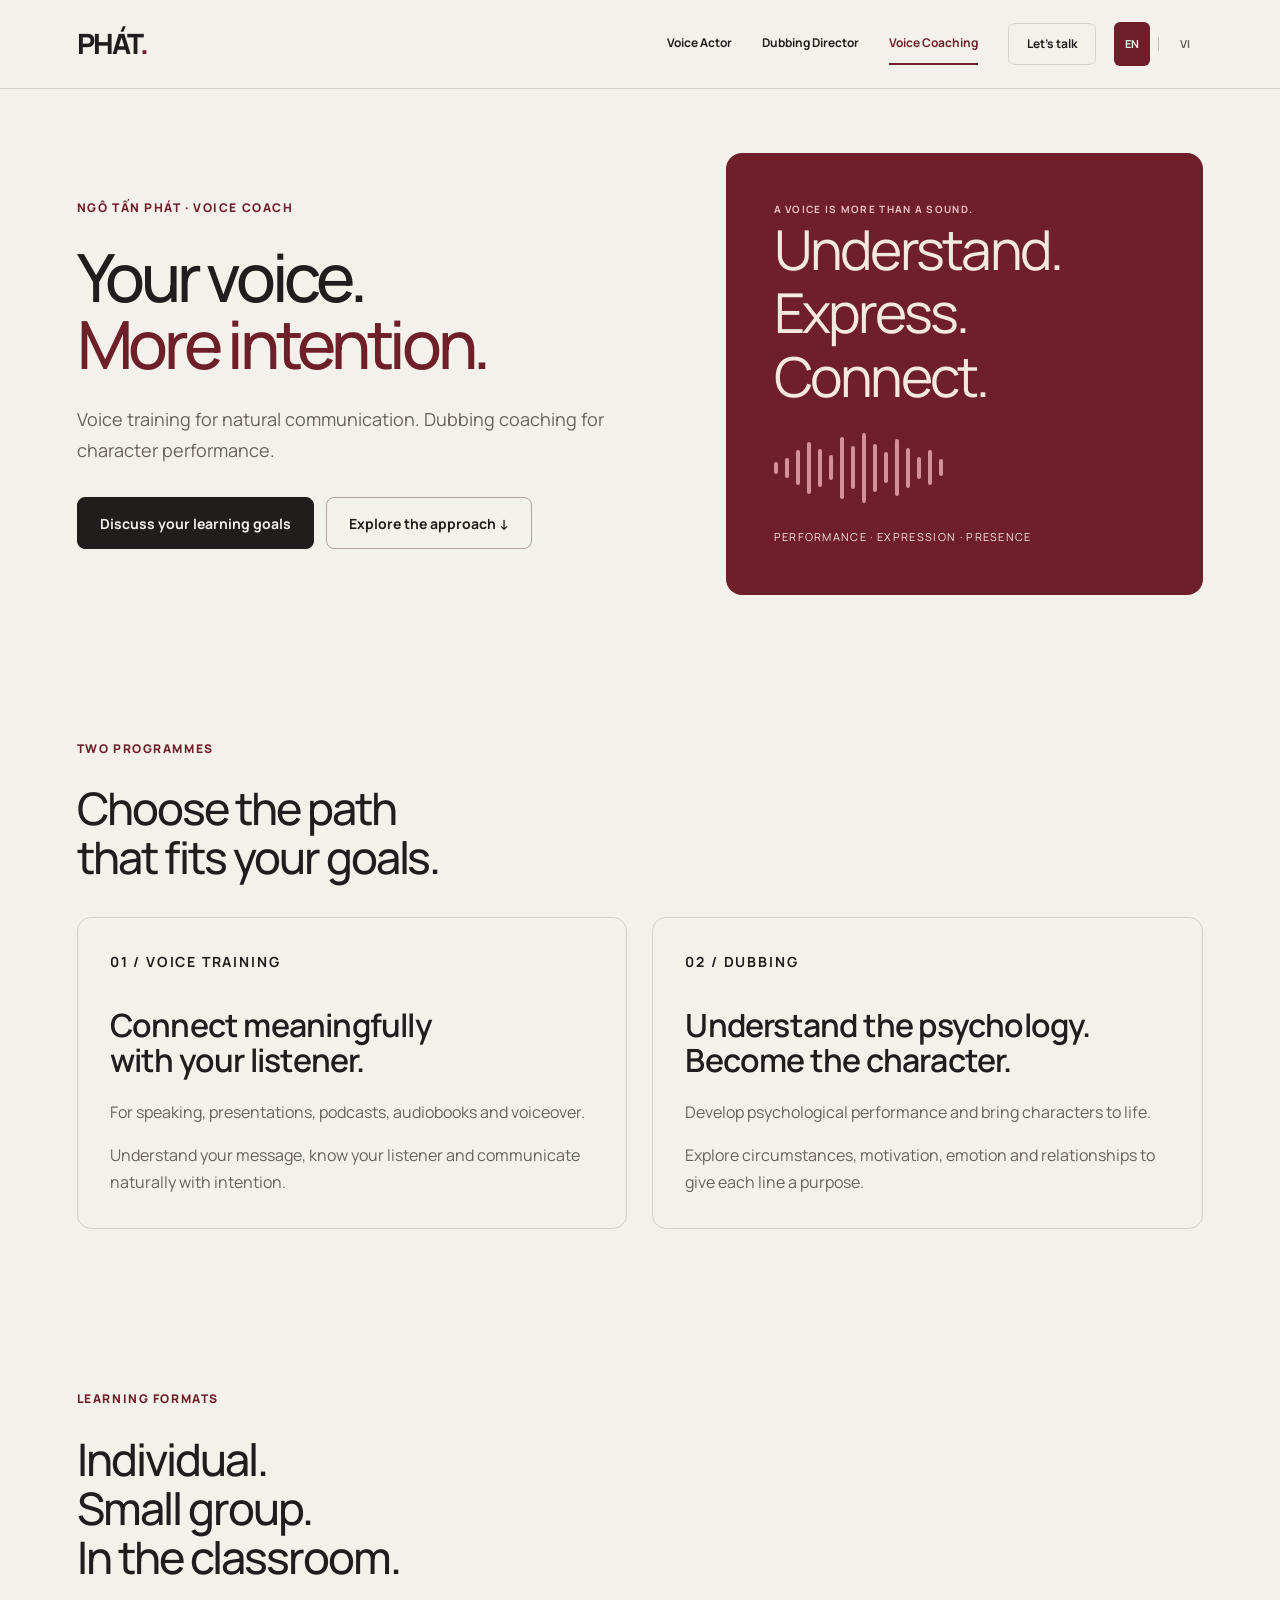
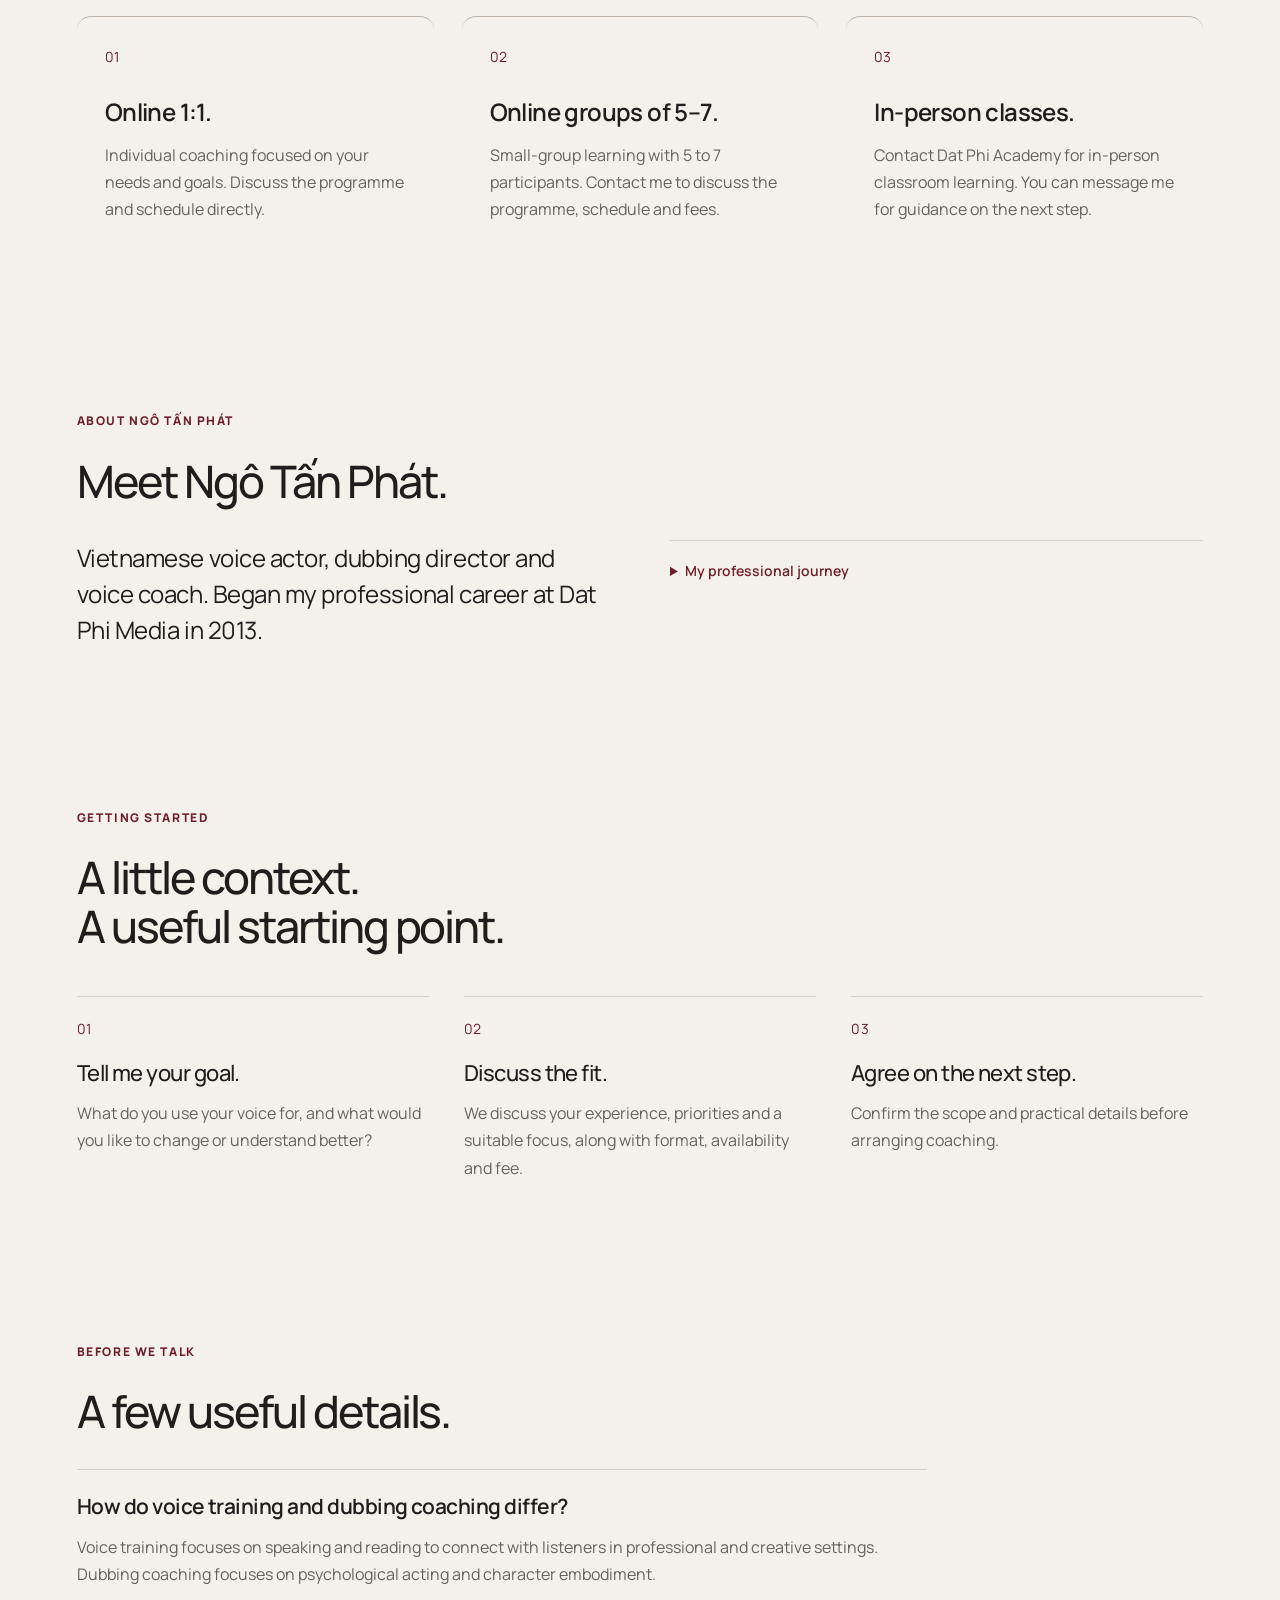
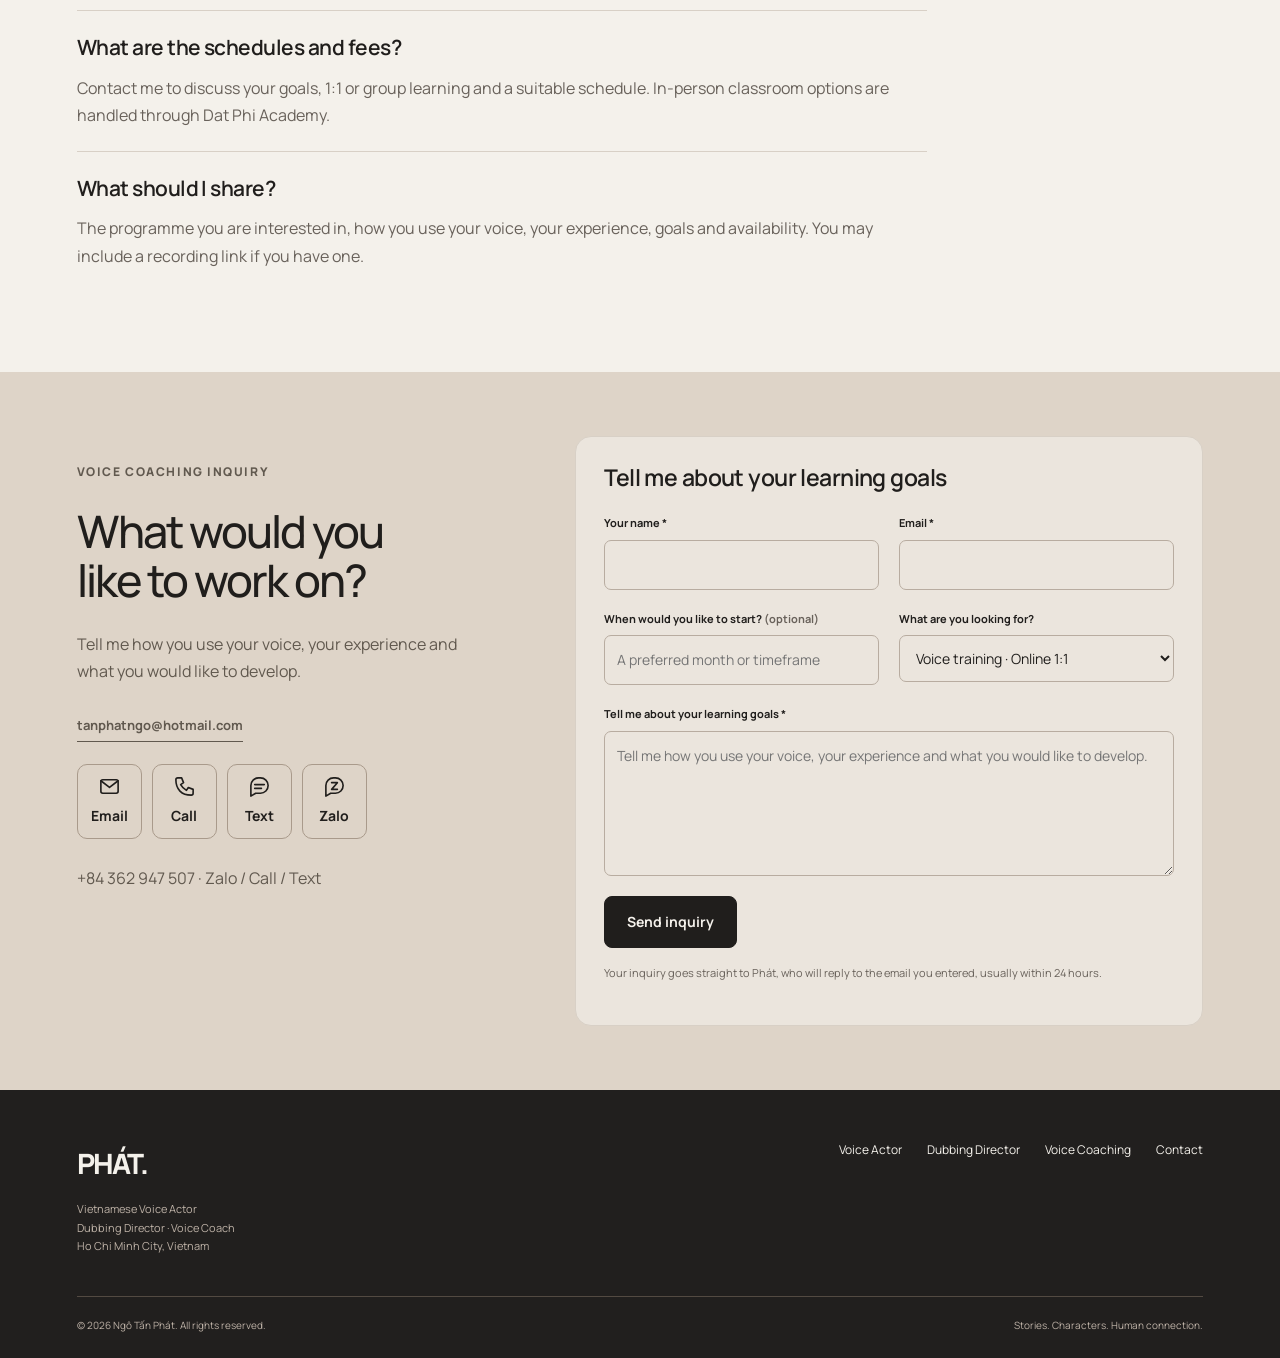
<file: en/coaching.html>
<!doctype html>
<html lang="en">
  <head>
    <meta charset="UTF-8">
    <meta name="viewport" content="width=device-width, initial-scale=1">
    <script>document.documentElement.classList.add("js");</script><meta name="theme-color" content="#6e1f2a">
    <title>Voice Coaching — Ngô Tấn Phát</title>
    <meta name="description" content="Explore voice coaching with Ngô Tấn Phát for acting, speaking and creative work. Discuss your goals, experience and possible areas of practice.">
    <meta property="og:type" content="website">
    <meta property="og:title" content="Voice Coaching — Ngô Tấn Phát">
    <meta property="og:description" content="Explore voice coaching with Ngô Tấn Phát for acting, speaking and creative work. Discuss your goals, experience and possible areas of practice.">
    <link rel="icon" href="../assets/favicon.svg" type="image/svg+xml">
    <link rel="stylesheet" href="../style.css?v=20261127i">
    <script src="../site-config.js?v=20261127i" defer></script>
    <script src="../projects.js?v=20261127i" defer></script>
    <script src="../media-loader.js?v=20261127i" defer></script><script src="../script.js?v=20261127i" defer></script>
    <link rel="canonical" href="https://ngotanphat.com/en/coaching.html">
    <link rel="alternate" hreflang="en" href="https://ngotanphat.com/en/coaching.html">
    <link rel="alternate" hreflang="vi" href="https://ngotanphat.com/vi/coaching.html">
    <link rel="alternate" hreflang="x-default" href="https://ngotanphat.com/en/coaching.html">
    <meta property="og:url" content="https://ngotanphat.com/en/coaching.html">
    <meta property="og:site_name" content="Ngô Tấn Phát">
    <meta property="og:locale" content="en_US">
    <meta property="og:locale:alternate" content="vi_VN">
    <meta property="og:image" content="https://ngotanphat.com/assets/images/share/og-en.jpg">
    <meta property="og:image:width" content="1200">
    <meta property="og:image:height" content="630">
    <meta property="og:image:alt" content="Ngô Tấn Phát — Vietnamese Voice Actor">
    <meta name="twitter:card" content="summary_large_image">
  </head>
  <body class="visual-site page-coaching">
    <a class="skip-link" href="#main">Skip to content</a>
    <header class="site-header">
      <div class="wrap nav-row">
        <a class="logo" href="index.html" aria-label="Phát — home">PHÁT<span>.</span></a>
        <div class="language-switch" role="group" aria-label="Language">
          <a href="../en/coaching.html" lang="en" hreflang="en" data-language="en" aria-label="English" aria-current="true">EN</a><span aria-hidden="true">|</span><a href="../vi/coaching.html" lang="vi" hreflang="vi" data-language="vi" aria-label="Tiếng Việt">VI</a>
        </div>
        <button class="menu-toggle" type="button" aria-expanded="false" aria-controls="navigation">
          Menu +
        </button>
        <nav class="site-nav" id="navigation" aria-label="Main navigation">
          <a href="index.html">Voice Actor</a><a href="direction.html">Dubbing Director</a><a href="coaching.html" aria-current="page">Voice Coaching</a><a class="nav-contact" href="#contact">Let's talk</a>
        </nav>
      </div>
    </header>
    <noscript><p class="noscript-note wrap">
        You can browse these pages and play the demos without JavaScript. Enable
        JavaScript to prepare a contact brief.
      </p></noscript>
    <main id="main">
      <section class="editorial-hero" id="section-0">
        <div class="wrap coach-hero">
          <div>
            <p class="eyebrow">Ngô Tấn Phát · Voice Coach</p>
            <h1 class="display">Your voice.<br><em>More intention.</em></h1>
            <p class="lede">Voice training for natural communication. Dubbing coaching for character performance.</p>
            <div class="actions">
              <a class="button" href="#contact">Discuss your learning goals</a><a class="button secondary" href="#explore">Explore the approach ↓</a>
            </div>
          </div>
          <div class="coach-art" aria-hidden="true">
            <span class="tag">A voice is more than a sound.</span>
            <div>
              <p>Understand.<br>Express.<br>Connect.</p>
              <div class="sound-lines">
                <span style="--h: 12px"></span><span style="--h: 20px"></span><span style="--h: 35px"></span><span style="--h: 52px"></span><span style="--h: 38px"></span><span style="--h: 25px"></span><span style="--h: 62px"></span><span style="--h: 43px"></span><span style="--h: 70px"></span><span style="--h: 48px"></span><span style="--h: 31px"></span><span style="--h: 57px"></span><span style="--h: 40px"></span><span style="--h: 22px"></span><span style="--h: 35px"></span><span style="--h: 17px"></span>
              </div>
            </div>
            <span class="art-foot">PERFORMANCE · EXPRESSION · PRESENCE</span>
          </div>
        </div>
      </section>
      <section class="section about-section" id="explore">
        <div class="wrap">
          <p class="eyebrow">Two programmes</p>
          <h2>Choose the path<br>that fits your goals.</h2>
          <div class="split-cards" style="margin-top: 35px">
            <article class="scope-card" tabindex="0">
              <span class="tag">01 / Voice training</span>
              <h3>Connect meaningfully<br>with your listener.</h3>
              <p>For speaking, presentations, podcasts, audiobooks and voiceover.</p><p>Understand your message, know your listener and communicate naturally with intention.</p></article>
            <article class="scope-card" tabindex="0">
              <span class="tag">02 / Dubbing</span>
              <h3>Understand the psychology.<br>Become the character.</h3>
              <p>Develop psychological performance and bring characters to life.</p><p>Explore circumstances, motivation, emotion and relationships to give each line a purpose.</p></article>
          </div>
        </div>
      </section>
      <section class="section" id="section-2">
        <div class="wrap">
          <p class="eyebrow">Learning formats</p>
          <h2>Individual.<br>Small group.<br>In the classroom.</h2>
          <div class="three-grid" style="margin-top: 35px">
            <article class="info-card">
              <span class="number">01</span>
              <h3>Online 1:1.</h3>
              <p>
                Individual coaching focused on your needs and goals. Discuss the
                programme and schedule directly.
              </p>
            </article>
            <article class="info-card">
              <span class="number">02</span>
              <h3>Online groups of 5–7.</h3>
              <p>
                Small-group learning with 5 to 7 participants. Contact me to
                discuss the programme, schedule and fees.
              </p>
            </article>
            <article class="info-card">
              <span class="number">03</span>
              <h3>In-person classes.</h3>
              <p>
                Contact Dat Phi Academy for in-person classroom learning. You
                can message me for guidance on the next step.
              </p>
            </article>
          </div>
        </div>
      </section>
      <section class="section about-section" id="section-3">
        <div class="wrap">
          <p class="eyebrow">About Ngô Tấn Phát</p>
          <h2>Meet Ngô Tấn Phát.</h2>
          <div class="about-grid" style="margin-top: 35px">
            <div>
              <p class="about-lead">Vietnamese voice actor, dubbing director and voice coach. Began my professional career at Dat Phi Media in 2013.</p>
            </div>
            <div>
              <details class="compact-details"><summary>My professional journey</summary><div class="details-body"><p>
                I began studying dubbing in mid-2006 and later trained under
                voice director Xuân Tâm. In 2013, I joined Dat Phi Media and
                began my professional voice-acting career.
              </p>
              <p>
                Since June 2025, I have worked as a dubbing director at Dat Phi
                Media; since September 2025, as a voice instructor at Dat Phi
                Academy.
              </p>
              <p>
                Drawing on my experience as an actor and director, I help
                learners build real connection when speaking and reading, or
                explore character psychology in dubbing. The two programmes have
                distinct focuses shaped around each learner’s goals.
              </p>
              <div class="about-links">
                <a class="text-link" href="https://dubdb.fandom.com/wiki/Ng%C3%B4_T%E1%BA%A5n_Ph%C3%A1t" target="_blank" rel="noopener noreferrer">Credits on Dubbing Wiki ↗</a>
              </div>
            </div></details></div>
          </div>
        </div>
      </section>
      <section class="section about-section" id="section-4">
        <div class="wrap">
          <p class="eyebrow">Getting started</p>
          <h2>A little context.<br>A useful starting point.</h2>
          <div class="process">
            <article>
              <div class="step-copy"><h3 class="content-label">Tell me your goal.</h3><div class="details-body"><p>
                What do you use your voice for, and what would you like to
                change or understand better?
              </p>
            </div></div></article>
            <article>
              <div class="step-copy"><h3 class="content-label">Discuss the fit.</h3><div class="details-body"><p>
                We discuss your experience, priorities and a suitable focus,
                along with format, availability and fee.
              </p>
            </div></div></article>
            <article>
              <div class="step-copy"><h3 class="content-label">Agree on the next step.</h3><div class="details-body"><p>
                Confirm the scope and practical details before arranging
                coaching.
              </p>
            </div></div></article>
          </div>
        </div>
      </section>
      <section class="section" id="section-5">
        <div class="wrap">
          <div class="section-head">
            <div>
              <p class="eyebrow">Before we talk</p>
              <h2>A few useful details.</h2>
            </div>
          </div>
          <div class="faq">
            <div class="faq-answer">
              <h3 class="content-label">
                How do voice training and dubbing coaching differ?
              </h3>
              <p>
                Voice training focuses on speaking and reading to connect with
                listeners in professional and creative settings. Dubbing
                coaching focuses on psychological acting and character
                embodiment.
              </p>
            </div>
            <div class="faq-answer">
              <h3 class="content-label">What are the schedules and fees?</h3>
              <p>
                Contact me to discuss your goals, 1:1 or group learning and a
                suitable schedule. In-person classroom options are handled
                through Dat Phi Academy.
              </p>
            </div>
            <div class="faq-answer">
              <h3 class="content-label">What should I share?</h3>
              <p>
                The programme you are interested in, how you use your voice,
                your experience, goals and availability. You may include a
                recording link if you have one.
              </p>
            </div>
          </div>
        </div>
      </section>
      <section class="section contact-section" id="contact">
        <div class="wrap contact-grid">
          <div class="contact-copy">
            <p class="eyebrow">Voice coaching inquiry</p>
            <h2>What would you<br>like to work on?</h2>
            <p>
              Tell me how you use your voice, your experience and what you would
              like to develop.
            </p>
            <p class="direct-contact" hidden></p>
            <div class="contact-actions" aria-label="Direct contact">
              <a class="contact-action" href="mailto:tanphatngo@hotmail.com" aria-label="Email"><svg viewbox="0 0 24 24" fill="none" stroke="currentColor" stroke-width="1.7" stroke-linecap="round" stroke-linejoin="round" aria-hidden="true">
                  <rect x="3" y="5" width="18" height="14" rx="2"></rect>
                  <path d="m3 6 9 7 9-7"></path></svg><span>Email</span></a><a class="contact-action" href="tel:+84362947507" aria-label="Call"><svg viewbox="0 0 24 24" fill="none" stroke="currentColor" stroke-width="1.7" stroke-linecap="round" stroke-linejoin="round" aria-hidden="true">
                  <path d="M5 3h4l2 5-3 2a16 16 0 0 0 6 6l2-3 5 2v4a2 2 0 0 1-2 2C9 21 3 15 3 5a2 2 0 0 1 2-2Z"></path></svg><span>Call</span></a><a class="contact-action" href="sms:+84362947507" aria-label="Text"><svg viewbox="0 0 24 24" fill="none" stroke="currentColor" stroke-width="1.7" stroke-linecap="round" stroke-linejoin="round" aria-hidden="true">
                  <path d="M21 11a8 8 0 0 1-8 8H8l-5 3V11a8 8 0 0 1 8-8h2a8 8 0 0 1 8 8Z"></path>
                  <path d="M7 10h10M7 14h7"></path></svg><span>Text</span></a><a class="contact-action" href="https://zalo.me/84362947507" target="_blank" rel="noopener noreferrer" aria-label="Zalo"><svg viewbox="0 0 24 24" fill="none" stroke="currentColor" stroke-width="1.7" stroke-linecap="round" stroke-linejoin="round" aria-hidden="true">
                  <path d="M21 11a8 8 0 0 1-8 8H8l-5 3V11a8 8 0 0 1 8-8h2a8 8 0 0 1 8 8Z"></path>
                  <path d="M9 8h6l-6 7h6"></path></svg><span>Zalo</span></a>
            </div>
            <p class="contact-number">+84 362 947 507 · Zalo / Call / Text</p>
          </div>
          <div class="contact-panel"><h3 class="content-label">Tell me about your learning goals</h3><div class="details-body"><form class="contact-form" data-kind="coaching" data-title="Voice coaching inquiry" action="#contact" method="post">
            <div class="form-row">
              <div class="field">
                <label for="name">Your name *</label><input id="name" name="name" autocomplete="name" required maxlength="120">
              </div>
              <div class="field">
                <label for="email">Email *</label><input id="email" name="email" type="email" autocomplete="email" required maxlength="254">
              </div>
            </div>
            <div class="form-row">
              <div class="field">
                <label for="deadline">When would you like to start?
                  <span class="muted">(optional)</span></label><input id="deadline" name="deadline" placeholder="A preferred month or timeframe" maxlength="150">
              </div>
              <div class="field">
                <label for="project">What are you looking for?</label><select id="project" name="project">
                  <option>Voice training · Online 1:1</option>
                  <option>Voice training · Online group of 5–7</option>
                  <option>Dubbing · Online 1:1</option>
                  <option>Dubbing · Online group of 5–7</option>
                  <option>In-person · Dat Phi Academy</option>
                </select>
              </div>
            </div>
            <div class="field">
              <label for="message">Tell me about your learning goals *</label><textarea id="message" name="message" rows="5" required maxlength="8000" placeholder="Tell me how you use your voice, your experience and what you would like to develop."></textarea>
            </div>
            <div class="form-actions">
              <button class="button" type="submit" disabled>
                Loading contact options…</button><button class="download-brief" type="button" hidden>
                Save brief instead ↓
              </button>
            </div>
            <p class="form-note">
              JavaScript is needed to prepare your brief. This form does not
              send information automatically.
            </p>
            <p class="form-status" role="status" aria-live="polite"></p>
          </form>
        </div></div></div>
      </section>
    </main>
    <footer class="site-footer">
      <div class="wrap">
        <div class="footer-top">
          <div>
            <a class="logo" href="index.html">PHÁT.</a>
            <p>
              Vietnamese Voice Actor<br>Dubbing Director · Voice Coach<br>Ho
              Chi Minh City, Vietnam
            </p>
          </div>
          <nav class="footer-links" aria-label="Footer navigation">
            <a href="index.html">Voice Actor</a><a href="direction.html">Dubbing Director</a><a href="coaching.html">Voice Coaching</a><a href="#contact">Contact</a>
          </nav>
        </div>
        <div class="footer-bottom">
          <span>© 2026 Ngô Tấn Phát. All rights reserved.</span><span>Stories. Characters. Human connection.</span>
        </div>
      </div>
    </footer>
    <button class="back-to-top" type="button" aria-label="Back to top" title="Back to top" hidden>
      <svg viewbox="0 0 24 24" fill="none" stroke="currentColor" stroke-width="2" stroke-linecap="round" stroke-linejoin="round" aria-hidden="true">
        <path d="m6 12 6-6 6 6M12 6v14"></path>
      </svg>
    </button>
  <dialog class="artwork-dialog" aria-label="Role artwork"><button type="button" class="dialog-close" aria-label="Close artwork">Close ×</button><img alt=""></dialog></body>
</html>
</file>
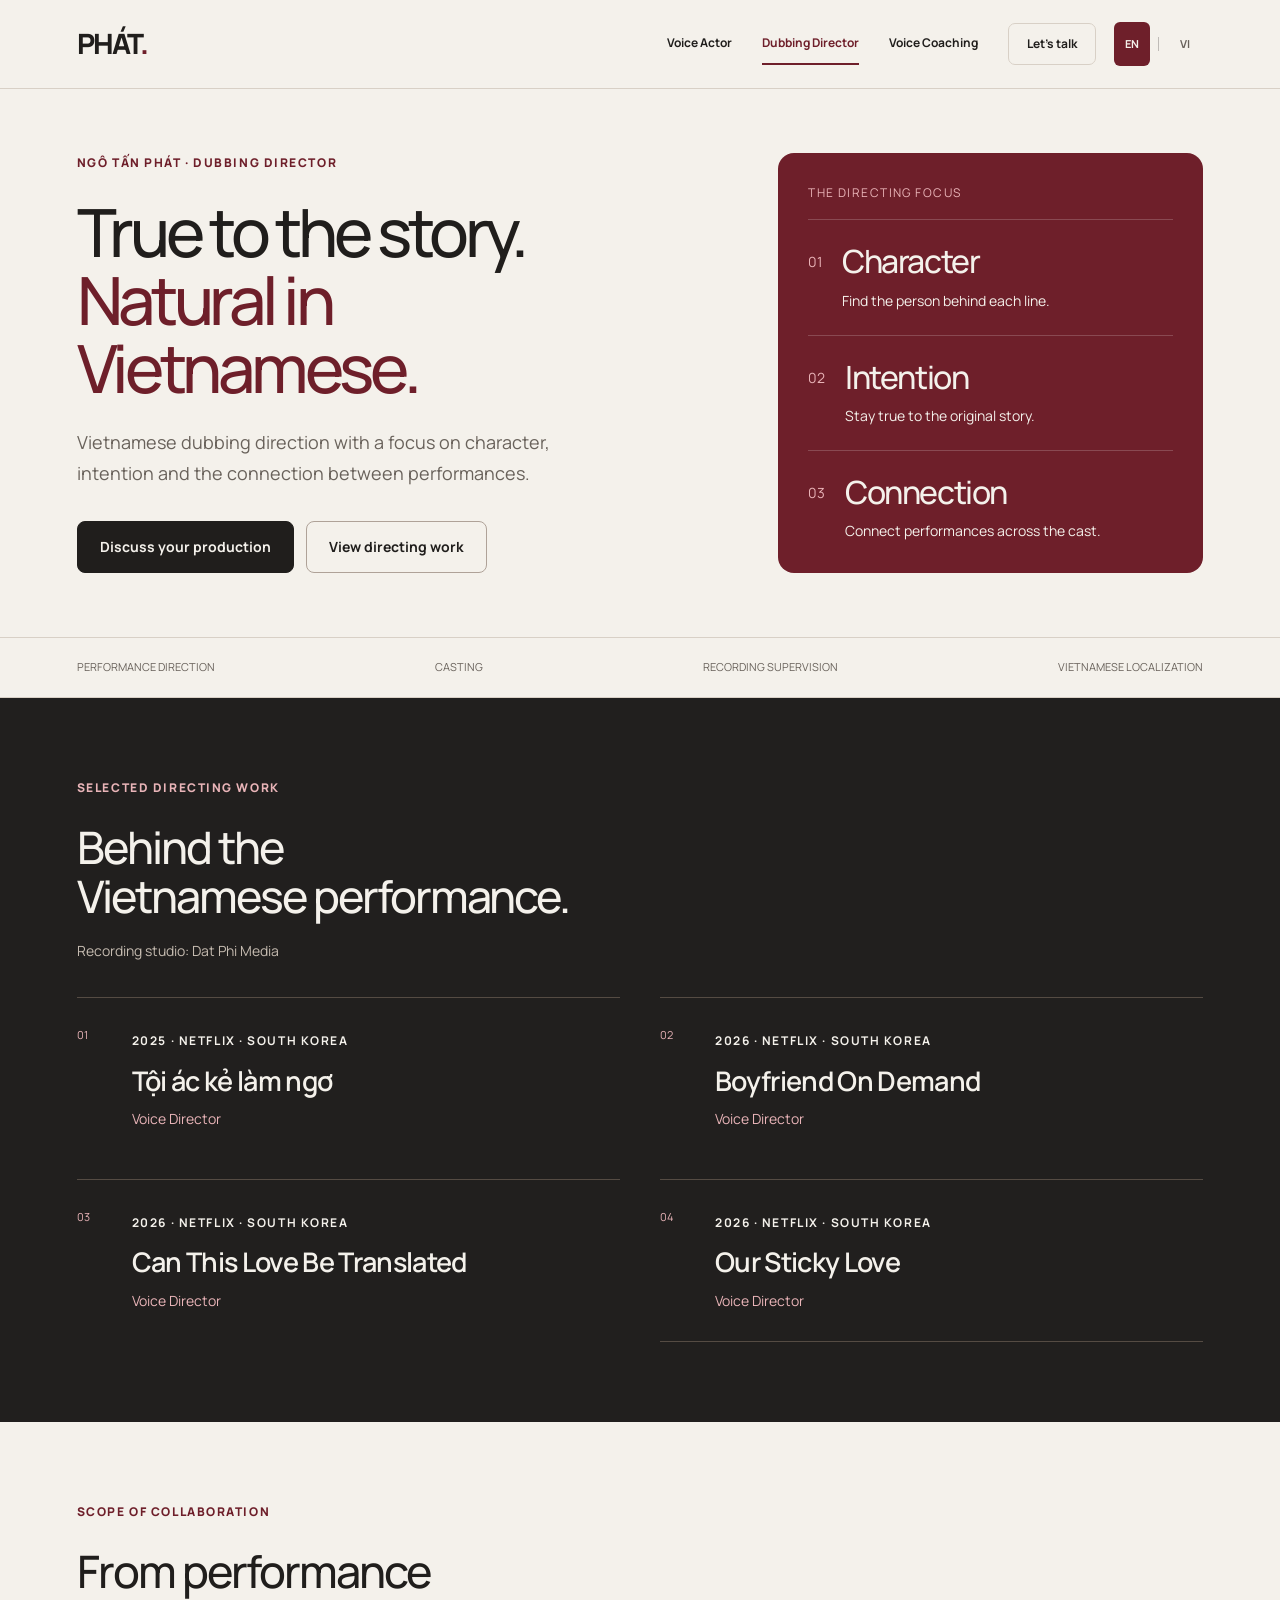
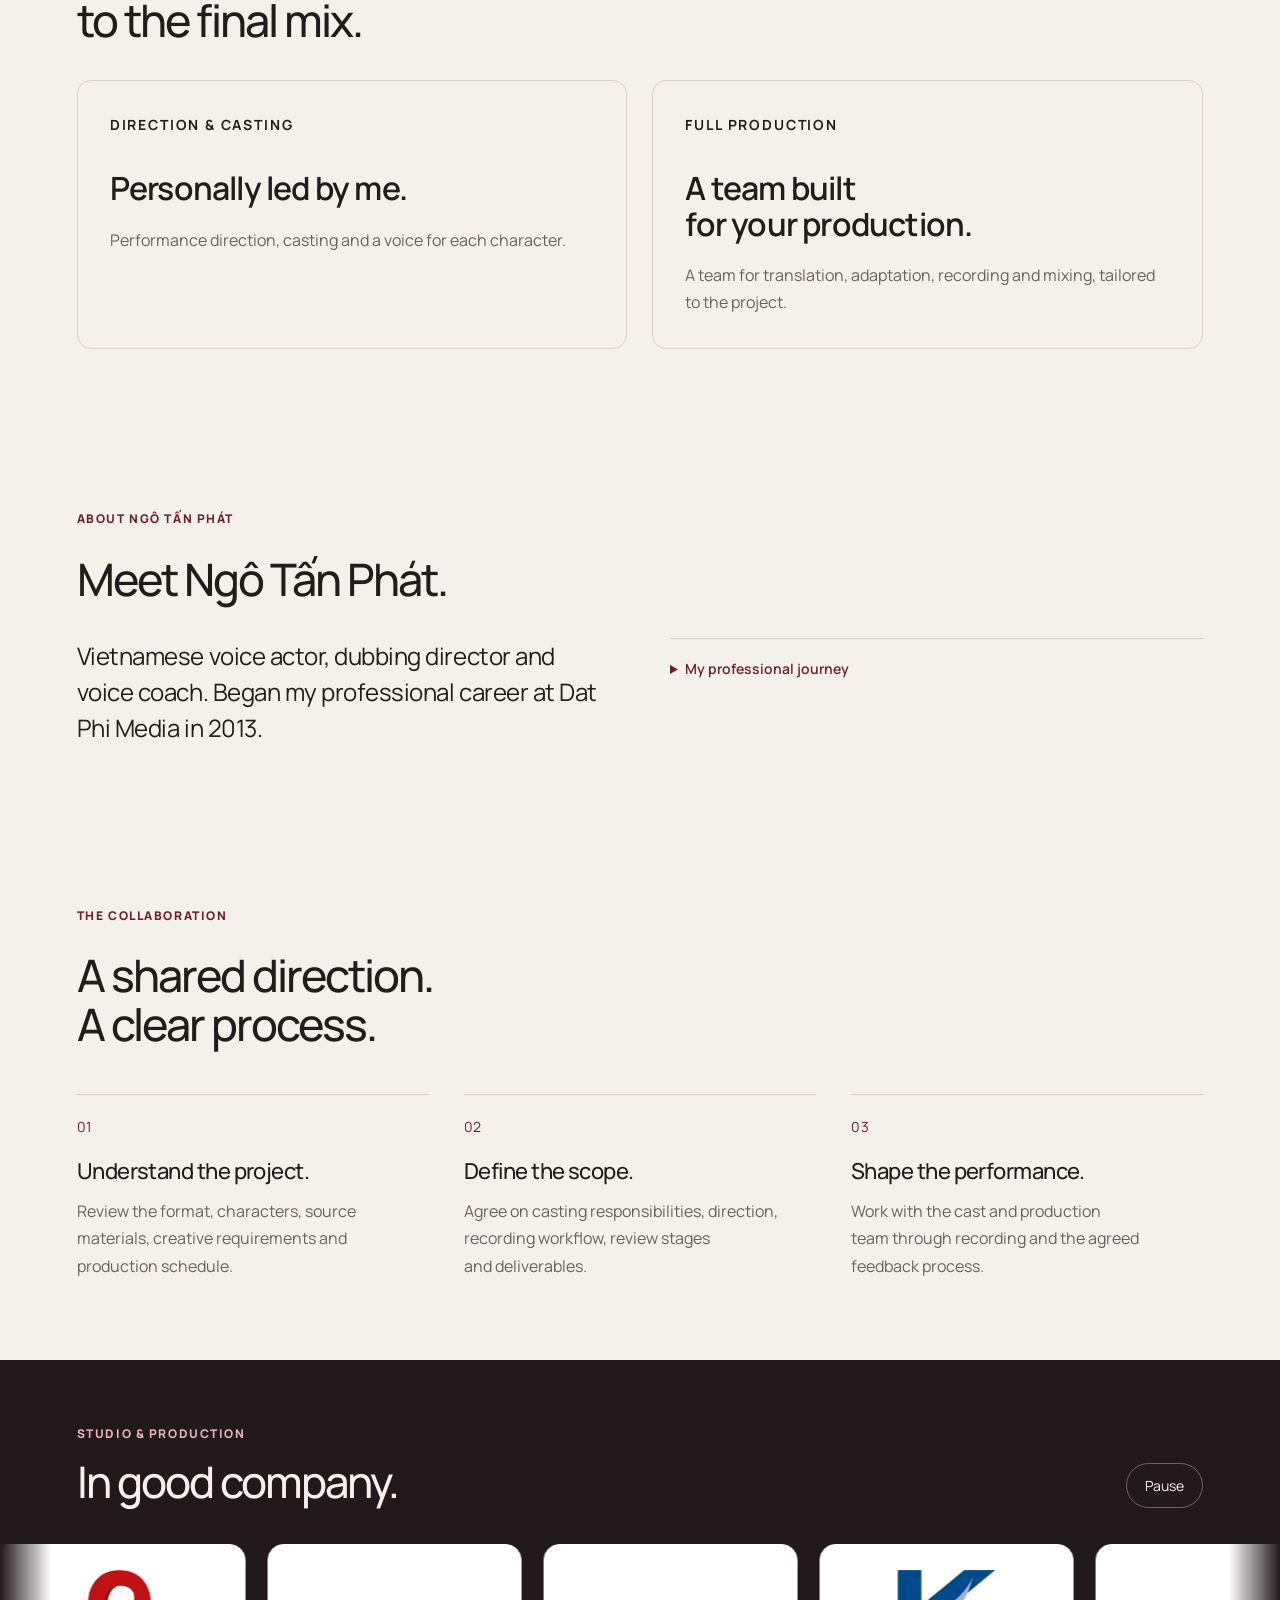
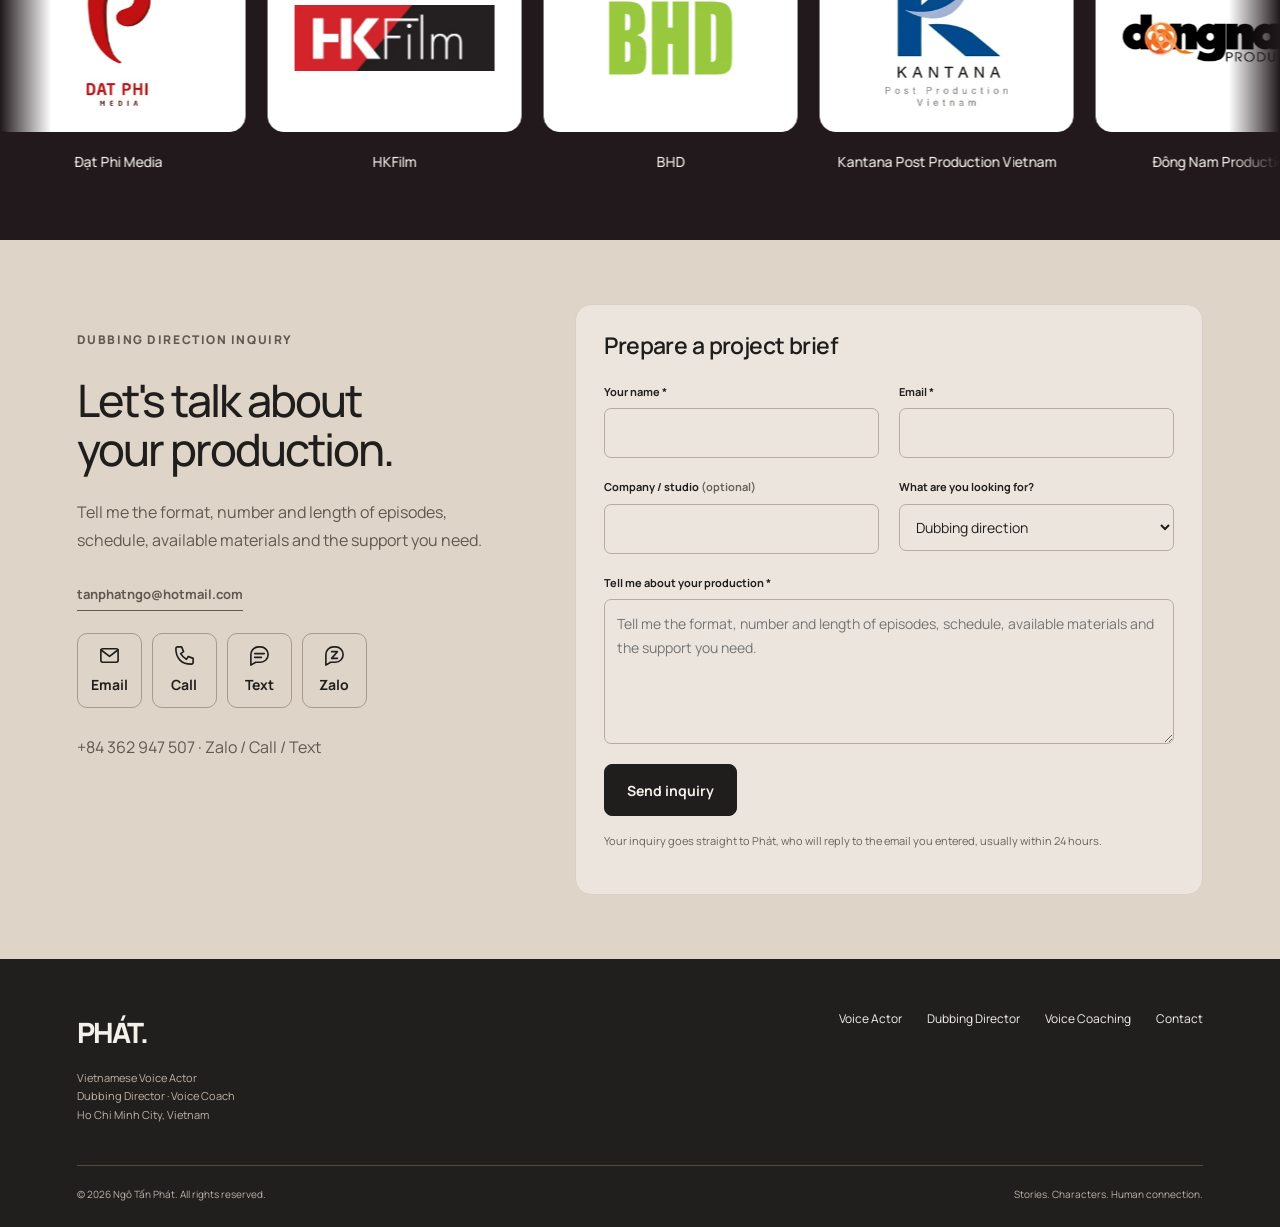
<file: en/direction.html>
<!doctype html>
<html lang="en">
  <head>
    <meta charset="UTF-8">
    <meta name="viewport" content="width=device-width, initial-scale=1">
    <script>document.documentElement.classList.add("js");</script><meta name="theme-color" content="#6e1f2a">
    <title>Dubbing Director — Ngô Tấn Phát</title>
    <meta name="description" content="Vietnamese dubbing direction by Ngô Tấn Phát. Explore selected directing credits and discuss performance direction, casting and production support.">
    <meta property="og:type" content="website">
    <meta property="og:title" content="Dubbing Director — Ngô Tấn Phát">
    <meta property="og:description" content="Vietnamese dubbing direction by Ngô Tấn Phát. Explore selected directing credits and discuss performance direction, casting and production support.">
    <link rel="icon" href="../assets/favicon.svg" type="image/svg+xml">
    <link rel="stylesheet" href="../style.css?v=20261127i">
    <script src="../site-config.js?v=20261127i" defer></script>
    <script src="../projects.js?v=20261127i" defer></script>
    <script src="../media-loader.js?v=20261127i" defer></script><script src="../script.js?v=20261127i" defer></script>
    <link rel="canonical" href="https://ngotanphat.com/en/direction.html">
    <link rel="alternate" hreflang="en" href="https://ngotanphat.com/en/direction.html">
    <link rel="alternate" hreflang="vi" href="https://ngotanphat.com/vi/direction.html">
    <link rel="alternate" hreflang="x-default" href="https://ngotanphat.com/en/direction.html">
    <meta property="og:url" content="https://ngotanphat.com/en/direction.html">
    <meta property="og:site_name" content="Ngô Tấn Phát">
    <meta property="og:locale" content="en_US">
    <meta property="og:locale:alternate" content="vi_VN">
    <meta property="og:image" content="https://ngotanphat.com/assets/images/share/og-en.jpg">
    <meta property="og:image:width" content="1200">
    <meta property="og:image:height" content="630">
    <meta property="og:image:alt" content="Ngô Tấn Phát — Vietnamese Voice Actor">
    <meta name="twitter:card" content="summary_large_image">
  </head>
  <body class="visual-site page-direction">
    <a class="skip-link" href="#main">Skip to content</a>
    <header class="site-header">
      <div class="wrap nav-row">
        <a class="logo" href="index.html" aria-label="Phát — home">PHÁT<span>.</span></a>
        <div class="language-switch" role="group" aria-label="Language">
          <a href="../en/direction.html" lang="en" hreflang="en" data-language="en" aria-label="English" aria-current="true">EN</a><span aria-hidden="true">|</span><a href="../vi/direction.html" lang="vi" hreflang="vi" data-language="vi" aria-label="Tiếng Việt">VI</a>
        </div>
        <button class="menu-toggle" type="button" aria-expanded="false" aria-controls="navigation">
          Menu +
        </button>
        <nav class="site-nav" id="navigation" aria-label="Main navigation">
          <a href="index.html">Voice Actor</a><a href="direction.html" aria-current="page">Dubbing Director</a><a href="coaching.html">Voice Coaching</a><a class="nav-contact" href="#contact">Let's talk</a>
        </nav>
      </div>
    </header>
    <noscript><p class="noscript-note wrap">
        You can browse these pages and play the demos without JavaScript. Enable
        JavaScript to prepare a contact brief.
      </p></noscript>
    <main id="main">
      <section class="editorial-hero" id="section-0">
        <div class="wrap editorial-top">
          <div>
            <p class="eyebrow">Ngô Tấn Phát · Dubbing Director</p>
            <h1 class="display">
              True to the story.<br><em>Natural in<br>Vietnamese.</em>
            </h1>
            <p class="lede">
              Vietnamese dubbing direction with a focus on character, intention
              and the connection between performances.
            </p>
            <div class="actions">
              <a class="button" href="#contact">Discuss your production</a><a class="button secondary" href="#direction-work">View directing work</a>
            </div>
          </div>
          <aside class="editorial-aside direction-panel"><p class="direction-kicker">THE DIRECTING FOCUS</p><ol class="direction-focus"><li><span class="direction-number">01</span><div><h2>Character</h2><p>Find the person behind each line.</p></div></li><li><span class="direction-number">02</span><div><h2>Intention</h2><p>Stay true to the original story.</p></div></li><li><span class="direction-number">03</span><div><h2>Connection</h2><p>Connect performances across the cast.</p></div></li></ol></aside>
        </div>
      </section>
      <div class="scope-strip">
        <div class="wrap">
          <span>PERFORMANCE DIRECTION</span><span>CASTING</span><span>RECORDING SUPERVISION</span><span>VIETNAMESE LOCALIZATION</span>
        </div>
      </div>
      <section class="section dark" id="direction-work">
        <div class="wrap">
          <p class="eyebrow">Selected directing work</p>
          <h2>Behind the<br>Vietnamese performance.</h2>
          <p class="direction-studio-credit">Recording studio: Dat Phi Media</p><div style="margin-top: 35px">
            <article class="project-row">
              <span class="number">01</span>
              <div>
                <span class="tag">2025 · Netflix · South Korea</span>
                <h3>Tội ác kẻ làm ngơ</h3>
                <p class="role">Voice Director</p>
              </div>
              <p>
                Directed the Vietnamese dubbing.<br><br>Studio: Dat Phi
                Media
              </p>
            </article>
            <article class="project-row">
              <span class="number">02</span>
              <div>
                <span class="tag">2026 · Netflix · South Korea</span>
                <h3>Boyfriend On Demand</h3>
                <p class="role">Voice Director</p>
              </div>
              <p>
                Directed the Vietnamese dubbing.<br><br>Studio: Dat Phi
                Media
              </p>
            </article>
            <article class="project-row">
              <span class="number">03</span>
              <div>
                <span class="tag">2026 · Netflix · South Korea</span>
                <h3>Can This Love Be Translated</h3>
                <p class="role">Voice Director</p>
              </div>
              <p>
                Directed the Vietnamese dubbing.<br><br>Studio: Dat Phi
                Media
              </p>
            </article>
            <article class="project-row">
              <span class="number">04</span>
              <div>
                <span class="tag">2026 · Netflix · South Korea</span>
                <h3>Our Sticky Love</h3>
                <p class="role">Voice Director</p>
              </div>
              <p>
                Directed the Vietnamese dubbing.<br><br>Studio: Dat Phi
                Media
              </p>
            </article>
          </div>
        </div>
      </section>
      <section class="section" id="section-2">
        <div class="wrap">
          <p class="eyebrow">Scope of collaboration</p>
          <h2>From performance<br>to the final mix.</h2>
          <div class="split-cards" style="margin-top: 35px">
            <article class="scope-card" tabindex="0">
              <span class="tag">Direction &amp; Casting</span>
              <h3>Personally led by me.</h3>
              <p>Performance direction, casting and a voice for each character.</p>
            </article>
            <article class="scope-card" tabindex="0">
              <span class="tag">Full production</span>
              <h3>A team built<br>for your production.</h3>
              <p>A team for translation, adaptation, recording and mixing, tailored to the project.</p>
            </article>
          </div>
        </div>
      </section>
      <section class="section about-section" id="section-3">
        <div class="wrap">
          <p class="eyebrow">About Ngô Tấn Phát</p>
          <h2>Meet Ngô Tấn Phát.</h2>
          <div class="about-grid" style="margin-top: 35px">
            <div>
              <p class="about-lead">Vietnamese voice actor, dubbing director and voice coach. Began my professional career at Dat Phi Media in 2013.</p>
            </div>
            <div>
              <details class="compact-details"><summary>My professional journey</summary><div class="details-body"><p>
                My professional dubbing career began at Dat Phi Media in 2013,
                following studies starting in 2006 and training under voice
                director Xuân Tâm.
              </p>
              <p>
                Since June 2025, I have worked as a dubbing director at Dat Phi
                Media; since September 2025, as a voice instructor at Dat Phi
                Academy.
              </p>
              <p>
                My experience performing characters informs how I work with
                actors on circumstances, psychology and the intention of each
                line. I personally lead direction and casting, and assemble a
                production team around each project.
              </p>
              <div class="about-links">
                <a class="text-link" href="https://dubdb.fandom.com/wiki/Ng%C3%B4_T%E1%BA%A5n_Ph%C3%A1t" target="_blank" rel="noopener noreferrer">Credits on Dubbing Wiki ↗</a>
              </div>
            </div></details></div>
          </div>
        </div>
      </section>
      <section class="section" id="section-4">
        <div class="wrap">
          <p class="eyebrow">The collaboration</p>
          <h2>A shared direction.<br>A clear process.</h2>
          <div class="process">
            <article>
              <div class="step-copy"><h3 class="content-label">Understand the project.</h3><div class="details-body"><p>
                Review the format, characters, source materials, creative
                requirements and production schedule.
              </p>
            </div></div></article>
            <article>
              <div class="step-copy"><h3 class="content-label">Define the scope.</h3><div class="details-body"><p>
                Agree on casting responsibilities, direction, recording
                workflow, review stages and deliverables.
              </p>
            </div></div></article>
            <article>
              <div class="step-copy"><h3 class="content-label">Shape the performance.</h3><div class="details-body"><p>
                Work with the cast and production team through recording and the
                agreed feedback process.
              </p>
            </div></div></article>
          </div>
        </div>
      </section>
      <section class="studio-section" id="studios" aria-label="Studios and production collaborators"><div class="wrap studio-heading"><div><p class="eyebrow">STUDIO &amp; PRODUCTION</p><h2>In good company.</h2></div><button class="studio-motion" type="button" aria-pressed="false">Pause</button></div><div class="studio-marquee" tabindex="0" aria-label="Studio logos — hover or focus to pause"><div class="studio-track"><div class="studio-group"><figure class="studio-card"><div class="studio-logo-frame"><img src="../assets/images/web/studios-Dat-Phi-Media.webp" alt="Đạt Phi Media" width="104" height="220" loading="eager" decoding="async"></div><figcaption>Đạt Phi Media</figcaption></figure><figure class="studio-card"><div class="studio-logo-frame"><img src="../assets/images/web/studios-HKfilm.webp" alt="HKFilm" width="420" height="137" loading="eager" decoding="async"></div><figcaption>HKFilm</figcaption></figure><figure class="studio-card"><div class="studio-logo-frame"><img src="../assets/images/web/studios-BHD.png.webp" alt="BHD" width="124" height="74" loading="eager" decoding="async"></div><figcaption>BHD</figcaption></figure><figure class="studio-card"><div class="studio-logo-frame"><img src="../assets/images/web/studios-Kantana_Post_Production_Vietnam.webp" alt="Kantana Post Production Vietnam" width="197" height="220" loading="eager" decoding="async"></div><figcaption>Kantana Post Production Vietnam</figcaption></figure><figure class="studio-card"><div class="studio-logo-frame"><img src="../assets/images/web/studios-Dong-Nam-Production.webp" alt="Đông Nam Production" width="319" height="77" loading="eager" decoding="async"></div><figcaption>Đông Nam Production</figcaption></figure><figure class="studio-card"><div class="studio-logo-frame"><img src="../assets/images/web/studios-Selena-Entertainment.webp" alt="Selena Entertainment" width="220" height="220" loading="eager" decoding="async"></div><figcaption>Selena Entertainment</figcaption></figure><figure class="studio-card"><div class="studio-logo-frame"><img src="../assets/images/web/studios-Fonos.webp" alt="Fonos" width="420" height="219" loading="eager" decoding="async"></div><figcaption>Fonos</figcaption></figure><figure class="studio-card"><div class="studio-logo-frame"><img src="../assets/images/web/studios-Emotion_Seekers.webp" alt="Emotion Seekers" width="205" height="220" loading="eager" decoding="async"></div><figcaption>Emotion Seekers</figcaption></figure><figure class="studio-card"><div class="studio-logo-frame"><img src="../assets/images/web/studios-Mockingbird-Pictures.webp" alt="Mockingbird Pictures" width="220" height="220" loading="eager" decoding="async"></div><figcaption>Mockingbird Pictures</figcaption></figure></div><div class="studio-group studio-clone" aria-hidden="true"><figure class="studio-card"><div class="studio-logo-frame"><img src="../assets/images/web/studios-Dat-Phi-Media.webp" alt="" width="104" height="220" loading="eager" decoding="async"></div><figcaption>Đạt Phi Media</figcaption></figure><figure class="studio-card"><div class="studio-logo-frame"><img src="../assets/images/web/studios-HKfilm.webp" alt="" width="420" height="137" loading="eager" decoding="async"></div><figcaption>HKFilm</figcaption></figure><figure class="studio-card"><div class="studio-logo-frame"><img src="../assets/images/web/studios-BHD.png.webp" alt="" width="124" height="74" loading="eager" decoding="async"></div><figcaption>BHD</figcaption></figure><figure class="studio-card"><div class="studio-logo-frame"><img src="../assets/images/web/studios-Kantana_Post_Production_Vietnam.webp" alt="" width="197" height="220" loading="eager" decoding="async"></div><figcaption>Kantana Post Production Vietnam</figcaption></figure><figure class="studio-card"><div class="studio-logo-frame"><img src="../assets/images/web/studios-Dong-Nam-Production.webp" alt="" width="319" height="77" loading="eager" decoding="async"></div><figcaption>Đông Nam Production</figcaption></figure><figure class="studio-card"><div class="studio-logo-frame"><img src="../assets/images/web/studios-Selena-Entertainment.webp" alt="" width="220" height="220" loading="eager" decoding="async"></div><figcaption>Selena Entertainment</figcaption></figure><figure class="studio-card"><div class="studio-logo-frame"><img src="../assets/images/web/studios-Fonos.webp" alt="" width="420" height="219" loading="eager" decoding="async"></div><figcaption>Fonos</figcaption></figure><figure class="studio-card"><div class="studio-logo-frame"><img src="../assets/images/web/studios-Emotion_Seekers.webp" alt="" width="205" height="220" loading="eager" decoding="async"></div><figcaption>Emotion Seekers</figcaption></figure><figure class="studio-card"><div class="studio-logo-frame"><img src="../assets/images/web/studios-Mockingbird-Pictures.webp" alt="" width="220" height="220" loading="eager" decoding="async"></div><figcaption>Mockingbird Pictures</figcaption></figure></div></div></div></section><section class="section contact-section" id="contact">
        <div class="wrap contact-grid">
          <div class="contact-copy">
            <p class="eyebrow">Dubbing direction inquiry</p>
            <h2>Let's talk about<br>your production.</h2>
            <p>
              Tell me the format, number and length of episodes, schedule,
              available materials and the support you need.
            </p>
            <p class="direct-contact" hidden></p>
            <div class="contact-actions" aria-label="Direct contact">
              <a class="contact-action" href="mailto:tanphatngo@hotmail.com" aria-label="Email"><svg viewbox="0 0 24 24" fill="none" stroke="currentColor" stroke-width="1.7" stroke-linecap="round" stroke-linejoin="round" aria-hidden="true">
                  <rect x="3" y="5" width="18" height="14" rx="2"></rect>
                  <path d="m3 6 9 7 9-7"></path></svg><span>Email</span></a><a class="contact-action" href="tel:+84362947507" aria-label="Call"><svg viewbox="0 0 24 24" fill="none" stroke="currentColor" stroke-width="1.7" stroke-linecap="round" stroke-linejoin="round" aria-hidden="true">
                  <path d="M5 3h4l2 5-3 2a16 16 0 0 0 6 6l2-3 5 2v4a2 2 0 0 1-2 2C9 21 3 15 3 5a2 2 0 0 1 2-2Z"></path></svg><span>Call</span></a><a class="contact-action" href="sms:+84362947507" aria-label="Text"><svg viewbox="0 0 24 24" fill="none" stroke="currentColor" stroke-width="1.7" stroke-linecap="round" stroke-linejoin="round" aria-hidden="true">
                  <path d="M21 11a8 8 0 0 1-8 8H8l-5 3V11a8 8 0 0 1 8-8h2a8 8 0 0 1 8 8Z"></path>
                  <path d="M7 10h10M7 14h7"></path></svg><span>Text</span></a><a class="contact-action" href="https://zalo.me/84362947507" target="_blank" rel="noopener noreferrer" aria-label="Zalo"><svg viewbox="0 0 24 24" fill="none" stroke="currentColor" stroke-width="1.7" stroke-linecap="round" stroke-linejoin="round" aria-hidden="true">
                  <path d="M21 11a8 8 0 0 1-8 8H8l-5 3V11a8 8 0 0 1 8-8h2a8 8 0 0 1 8 8Z"></path>
                  <path d="M9 8h6l-6 7h6"></path></svg><span>Zalo</span></a>
            </div>
            <p class="contact-number">+84 362 947 507 · Zalo / Call / Text</p>
          </div>
          <div class="contact-panel"><h3 class="content-label">Prepare a project brief</h3><div class="details-body"><form class="contact-form" data-kind="direction" data-title="Dubbing direction inquiry" action="#contact" method="post">
            <div class="form-row">
              <div class="field">
                <label for="name">Your name *</label><input id="name" name="name" autocomplete="name" required maxlength="120">
              </div>
              <div class="field">
                <label for="email">Email *</label><input id="email" name="email" type="email" autocomplete="email" required maxlength="254">
              </div>
            </div>
            <div class="form-row">
              <div class="field">
                <label for="company">Company / studio <span class="muted">(optional)</span></label><input id="company" name="company" autocomplete="organization" maxlength="150">
              </div>
              <div class="field">
                <label for="project">What are you looking for?</label><select id="project" name="project">
                  <option>Dubbing direction</option>
                  <option>Direction and casting</option>
                  <option>Broader production support</option>
                  <option>Other / let’s discuss</option>
                </select>
              </div>
            </div>
            <div class="field">
              <label for="message">Tell me about your production *</label><textarea id="message" name="message" rows="5" required maxlength="8000" placeholder="Tell me the format, number and length of episodes, schedule, available materials and the support you need."></textarea>
            </div>
            <div class="form-actions">
              <button class="button" type="submit" disabled>
                Loading contact options…</button><button class="download-brief" type="button" hidden>
                Save brief instead ↓
              </button>
            </div>
            <p class="form-note">
              JavaScript is needed to prepare your brief. This form does not
              send information automatically.
            </p>
            <p class="form-status" role="status" aria-live="polite"></p>
          </form>
        </div></div></div>
      </section>
    </main>
    <footer class="site-footer">
      <div class="wrap">
        <div class="footer-top">
          <div>
            <a class="logo" href="index.html">PHÁT.</a>
            <p>
              Vietnamese Voice Actor<br>Dubbing Director · Voice Coach<br>Ho
              Chi Minh City, Vietnam
            </p>
          </div>
          <nav class="footer-links" aria-label="Footer navigation">
            <a href="index.html">Voice Actor</a><a href="direction.html">Dubbing Director</a><a href="coaching.html">Voice Coaching</a><a href="#contact">Contact</a>
          </nav>
        </div>
        <div class="footer-bottom">
          <span>© 2026 Ngô Tấn Phát. All rights reserved.</span><span>Stories. Characters. Human connection.</span>
        </div>
      </div>
    </footer>
    <button class="back-to-top" type="button" aria-label="Back to top" title="Back to top" hidden>
      <svg viewbox="0 0 24 24" fill="none" stroke="currentColor" stroke-width="2" stroke-linecap="round" stroke-linejoin="round" aria-hidden="true">
        <path d="m6 12 6-6 6 6M12 6v14"></path>
      </svg>
    </button>
  <dialog class="artwork-dialog" aria-label="Role artwork"><button type="button" class="dialog-close" aria-label="Close artwork">Close ×</button><img alt=""></dialog></body>
</html>
</file>
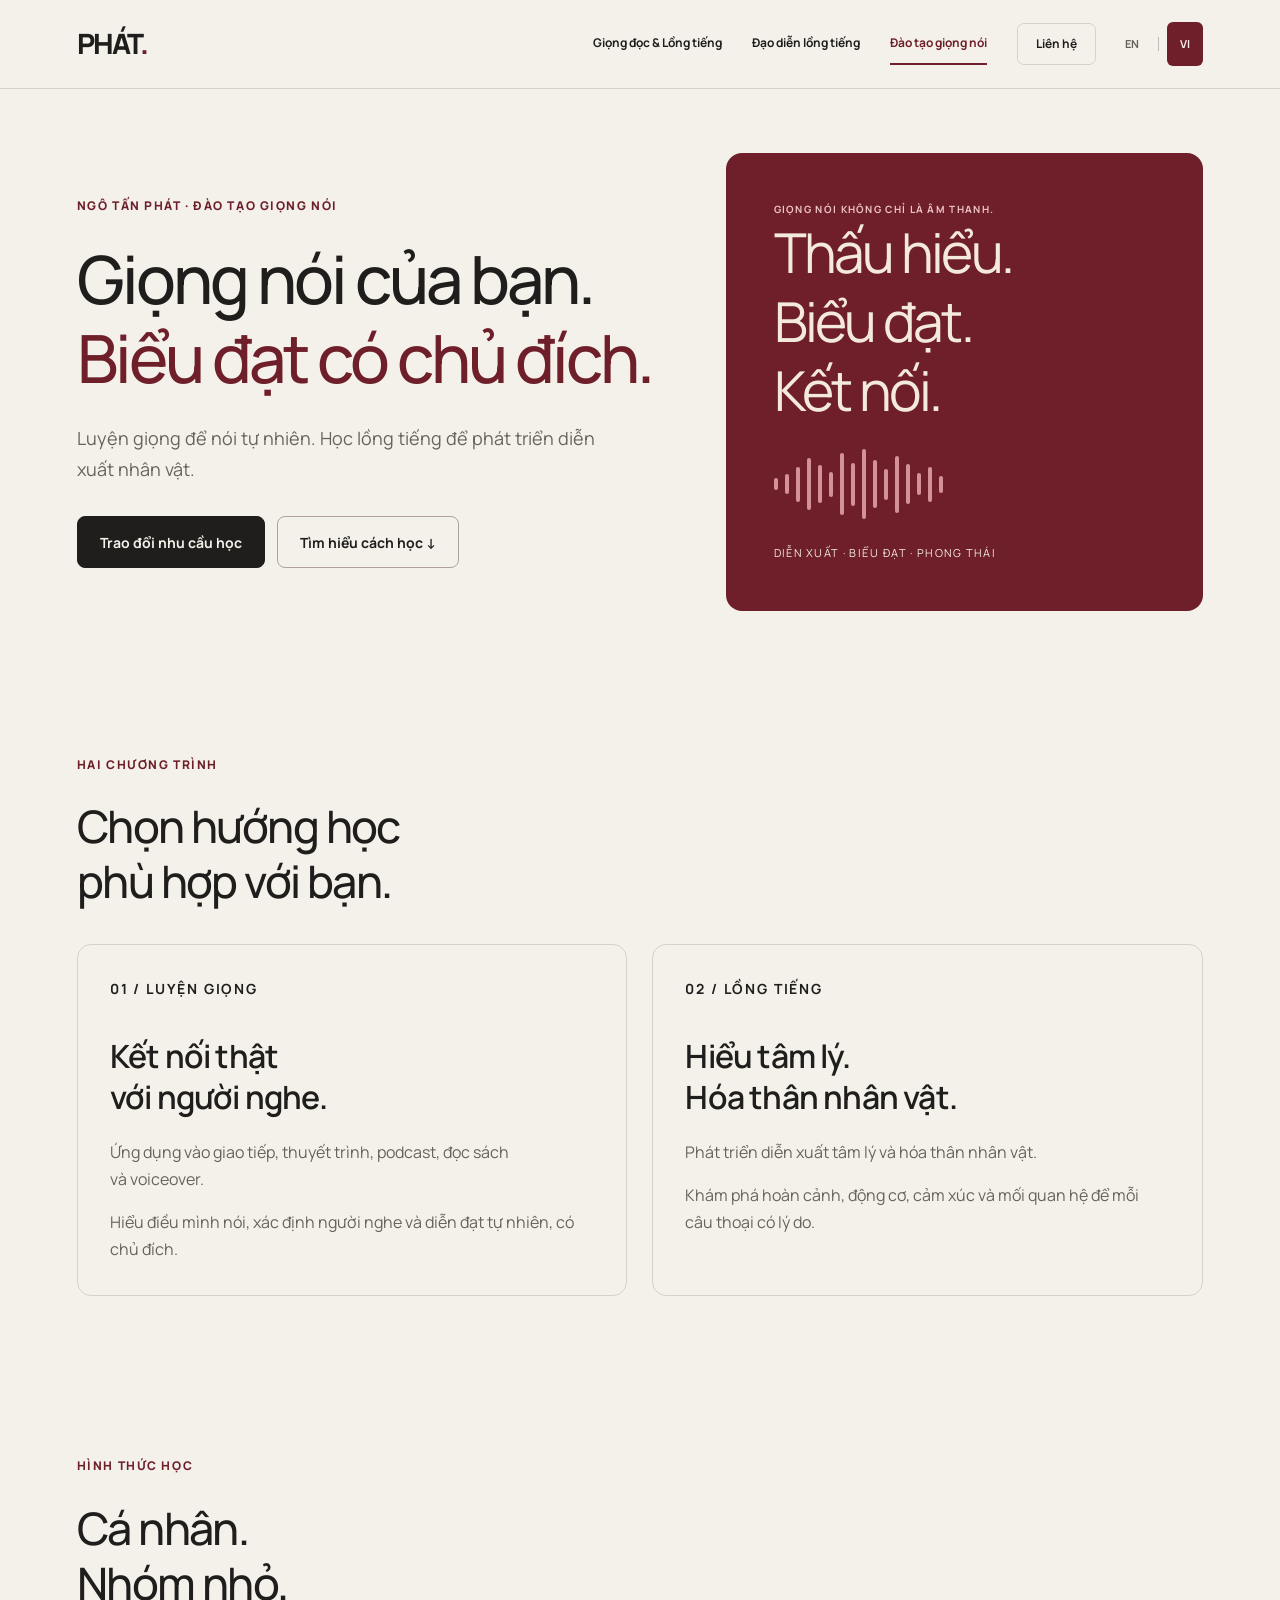
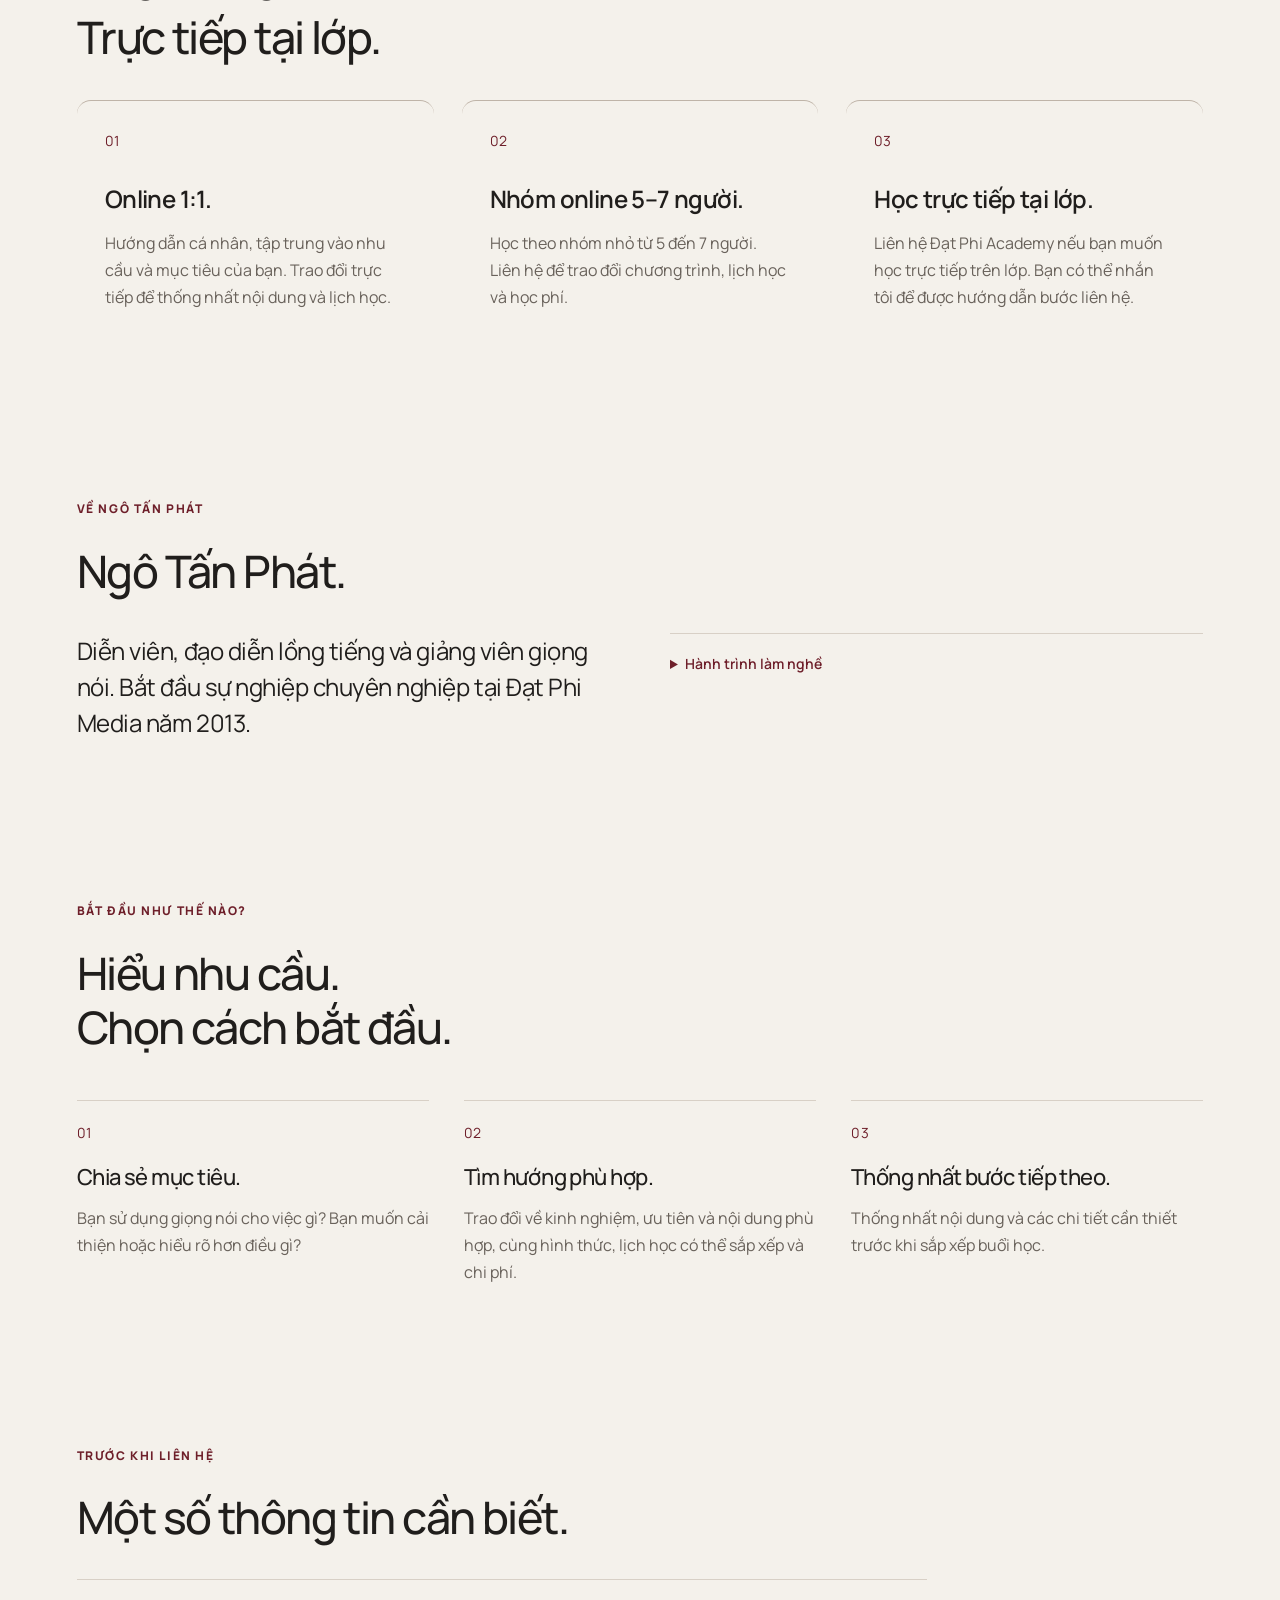
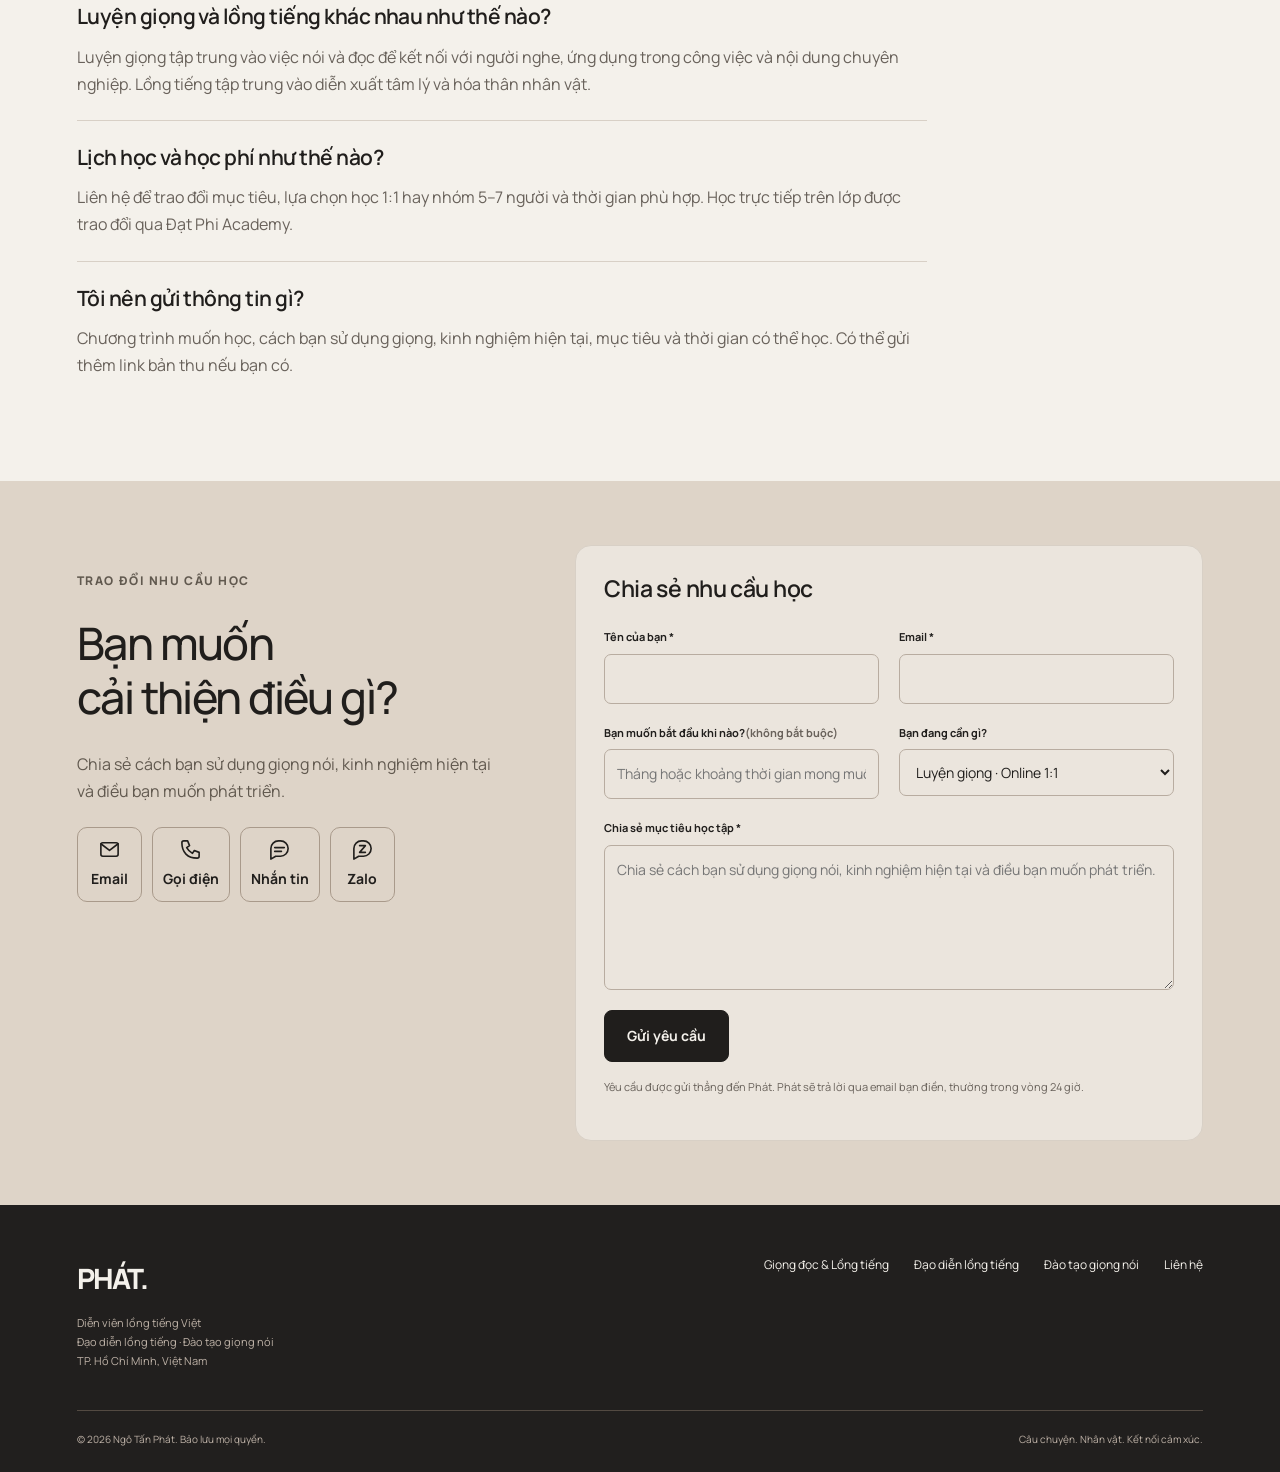
<file: vi/coaching.html>
<!doctype html>
<html lang="vi">
  <head>
    <meta charset="UTF-8">
    <meta name="viewport" content="width=device-width, initial-scale=1">
    <script>document.documentElement.classList.add("js");</script><meta name="theme-color" content="#6e1f2a">
    <title>Đào tạo giọng nói — Ngô Tấn Phát</title>
    <meta name="description" content="Đào tạo giọng nói cùng Ngô Tấn Phát dành cho diễn xuất, giao tiếp và sáng tạo nội dung. Trao đổi mục tiêu và hướng rèn luyện phù hợp.">
    <meta property="og:type" content="website">
    <meta property="og:title" content="Đào tạo giọng nói — Ngô Tấn Phát">
    <meta property="og:description" content="Đào tạo giọng nói cùng Ngô Tấn Phát dành cho diễn xuất, giao tiếp và sáng tạo nội dung. Trao đổi mục tiêu và hướng rèn luyện phù hợp.">
    <link rel="icon" href="../assets/favicon.svg" type="image/svg+xml">
    <link rel="stylesheet" href="../style.css?v=20261127i">
    <script src="../site-config.js?v=20261127i" defer></script>
    <script src="../projects.js?v=20261127i" defer></script>
    <script src="../media-loader.js?v=20261127i" defer></script><script src="../script.js?v=20261127i" defer></script>
    <link rel="canonical" href="https://ngotanphat.com/vi/coaching.html">
    <link rel="alternate" hreflang="en" href="https://ngotanphat.com/en/coaching.html">
    <link rel="alternate" hreflang="vi" href="https://ngotanphat.com/vi/coaching.html">
    <link rel="alternate" hreflang="x-default" href="https://ngotanphat.com/en/coaching.html">
    <meta property="og:url" content="https://ngotanphat.com/vi/coaching.html">
    <meta property="og:site_name" content="Ngô Tấn Phát">
    <meta property="og:locale" content="vi_VN">
    <meta property="og:locale:alternate" content="en_US">
    <meta property="og:image" content="https://ngotanphat.com/assets/images/share/og-vi.jpg">
    <meta property="og:image:width" content="1200">
    <meta property="og:image:height" content="630">
    <meta property="og:image:alt" content="Ngô Tấn Phát — Diễn viên lồng tiếng">
    <meta name="twitter:card" content="summary_large_image">
  </head>
  <body class="visual-site page-coaching">
    <a class="skip-link" href="#main">Đến nội dung chính</a>
    <header class="site-header">
      <div class="wrap nav-row">
        <a class="logo" href="index.html" aria-label="Phát — Trang chủ">PHÁT<span>.</span></a>
        <div class="language-switch" role="group" aria-label="Ngôn ngữ">
          <a href="../en/coaching.html" lang="en" hreflang="en" data-language="en" aria-label="English">EN</a><span aria-hidden="true">|</span><a href="../vi/coaching.html" lang="vi" hreflang="vi" data-language="vi" aria-label="Tiếng Việt" aria-current="true">VI</a>
        </div>
        <button class="menu-toggle" type="button" aria-expanded="false" aria-controls="navigation">
          Danh mục +
        </button>
        <nav class="site-nav" id="navigation" aria-label="Điều hướng chính">
          <a href="index.html">Giọng đọc &amp; Lồng tiếng</a><a href="direction.html">Đạo diễn lồng tiếng</a><a href="coaching.html" aria-current="page">Đào tạo giọng nói</a><a class="nav-contact" href="#contact">Liên hệ</a>
        </nav>
      </div>
    </header>
    <noscript><p class="noscript-note wrap">
        Bạn vẫn có thể xem trang và nghe mẫu khi tắt JavaScript. Hãy bật
        JavaScript để tạo nội dung liên hệ.
      </p></noscript>
    <main id="main">
      <section class="editorial-hero" id="section-0">
        <div class="wrap coach-hero">
          <div>
            <p class="eyebrow">Ngô Tấn Phát · Đào tạo giọng nói</p>
            <h1 class="display">
              Giọng nói của bạn.<br><em>Biểu đạt có chủ đích.</em>
            </h1>
            <p class="lede">Luyện giọng để nói tự nhiên. Học lồng tiếng để phát triển diễn xuất nhân vật.</p>
            <div class="actions">
              <a class="button" href="#contact">Trao đổi nhu cầu học</a><a class="button secondary" href="#explore">Tìm hiểu cách học ↓</a>
            </div>
          </div>
          <div class="coach-art" aria-hidden="true">
            <span class="tag">Giọng nói không chỉ là âm thanh.</span>
            <div>
              <p>Thấu hiểu.<br>Biểu đạt.<br>Kết nối.</p>
              <div class="sound-lines">
                <span style="--h: 12px"></span><span style="--h: 20px"></span><span style="--h: 35px"></span><span style="--h: 52px"></span><span style="--h: 38px"></span><span style="--h: 25px"></span><span style="--h: 62px"></span><span style="--h: 43px"></span><span style="--h: 70px"></span><span style="--h: 48px"></span><span style="--h: 31px"></span><span style="--h: 57px"></span><span style="--h: 40px"></span><span style="--h: 22px"></span><span style="--h: 35px"></span><span style="--h: 17px"></span>
              </div>
            </div>
            <span class="art-foot">DIỄN XUẤT · BIỂU ĐẠT · PHONG THÁI</span>
          </div>
        </div>
      </section>
      <section class="section about-section" id="explore">
        <div class="wrap">
          <p class="eyebrow">Hai chương trình</p>
          <h2>Chọn hướng học<br>phù hợp với bạn.</h2>
          <div class="split-cards" style="margin-top: 35px">
            <article class="scope-card" tabindex="0">
              <span class="tag">01 / Luyện giọng</span>
              <h3>Kết nối thật<br>với người nghe.</h3>
              <p>Ứng dụng vào giao tiếp, thuyết trình, podcast, đọc sách và voiceover.</p><p>Hiểu điều mình nói, xác định người nghe và diễn đạt tự nhiên, có chủ đích.</p></article>
            <article class="scope-card" tabindex="0">
              <span class="tag">02 / Lồng tiếng</span>
              <h3>Hiểu tâm lý.<br>Hóa thân nhân vật.</h3>
              <p>Phát triển diễn xuất tâm lý và hóa thân nhân vật.</p><p>Khám phá hoàn cảnh, động cơ, cảm xúc và mối quan hệ để mỗi câu thoại có lý do.</p></article>
          </div>
        </div>
      </section>
      <section class="section" id="section-2">
        <div class="wrap">
          <p class="eyebrow">Hình thức học</p>
          <h2>Cá nhân.<br>Nhóm nhỏ.<br>Trực tiếp tại lớp.</h2>
          <div class="three-grid" style="margin-top: 35px">
            <article class="info-card">
              <span class="number">01</span>
              <h3>Online 1:1.</h3>
              <p>
                Hướng dẫn cá nhân, tập trung vào nhu cầu và mục tiêu của bạn.
                Trao đổi trực tiếp để thống nhất nội dung và lịch học.
              </p>
            </article>
            <article class="info-card">
              <span class="number">02</span>
              <h3>Nhóm online 5–7 người.</h3>
              <p>
                Học theo nhóm nhỏ từ 5 đến 7 người. Liên hệ để trao đổi chương
                trình, lịch học và học phí.
              </p>
            </article>
            <article class="info-card">
              <span class="number">03</span>
              <h3>Học trực tiếp tại lớp.</h3>
              <p>
                Liên hệ Đạt Phi Academy nếu bạn muốn học trực tiếp trên lớp. Bạn
                có thể nhắn tôi để được hướng dẫn bước liên hệ.
              </p>
            </article>
          </div>
        </div>
      </section>
      <section class="section about-section" id="section-3">
        <div class="wrap">
          <p class="eyebrow">Về Ngô Tấn Phát</p>
          <h2>Ngô Tấn Phát.</h2>
          <div class="about-grid" style="margin-top: 35px">
            <div>
              <p class="about-lead">Diễn viên, đạo diễn lồng tiếng và giảng viên giọng nói. Bắt đầu sự nghiệp chuyên nghiệp tại Đạt Phi Media năm 2013.</p>
            </div>
            <div>
              <details class="compact-details"><summary>Hành trình làm nghề</summary><div class="details-body"><p>
                Tôi bắt đầu học lồng tiếng từ giữa năm 2006, sau đó được đào tạo
                dưới sự hướng dẫn của đạo diễn Xuân Tâm. Năm 2013, tôi gia nhập
                Đạt Phi Media và bắt đầu sự nghiệp lồng tiếng chuyên nghiệp.
              </p>
              <p>
                Từ tháng 6/2025, tôi là đạo diễn lồng tiếng của Đạt Phi Media;
                từ tháng 9/2025, tôi là giảng viên giọng nói tại Đạt Phi
                Academy.
              </p>
              <p>
                Từ trải nghiệm của một diễn viên và đạo diễn, tôi hướng dẫn
                người học tìm sự kết nối thật khi nói và đọc, hoặc đi sâu vào
                tâm lý để hóa thân nhân vật trong lồng tiếng. Hai chương trình
                có trọng tâm riêng, phù hợp với mục tiêu của từng người học.
              </p>
              <div class="about-links">
                <a class="text-link" href="https://dubbing.fandom.com/vi/wiki/Ng%C3%B4_T%E1%BA%A5n_Ph%C3%A1t" target="_blank" rel="noopener noreferrer">Hồ sơ vai diễn trên Wiki Lồng Tiếng ↗</a>
              </div>
            </div></details></div>
          </div>
        </div>
      </section>
      <section class="section about-section" id="section-4">
        <div class="wrap">
          <p class="eyebrow">Bắt đầu như thế nào?</p>
          <h2>Hiểu nhu cầu.<br>Chọn cách bắt đầu.</h2>
          <div class="process">
            <article>
              <div class="step-copy"><h3 class="content-label">Chia sẻ mục tiêu.</h3><div class="details-body"><p>
                Bạn sử dụng giọng nói cho việc gì? Bạn muốn cải thiện hoặc hiểu
                rõ hơn điều gì?
              </p>
            </div></div></article>
            <article>
              <div class="step-copy"><h3 class="content-label">Tìm hướng phù hợp.</h3><div class="details-body"><p>
                Trao đổi về kinh nghiệm, ưu tiên và nội dung phù hợp, cùng hình
                thức, lịch học có thể sắp xếp và chi phí.
              </p>
            </div></div></article>
            <article>
              <div class="step-copy"><h3 class="content-label">Thống nhất bước tiếp theo.</h3><div class="details-body"><p>
                Thống nhất nội dung và các chi tiết cần thiết trước khi sắp xếp
                buổi học.
              </p>
            </div></div></article>
          </div>
        </div>
      </section>
      <section class="section" id="section-5">
        <div class="wrap">
          <div class="section-head">
            <div>
              <p class="eyebrow">Trước khi liên hệ</p>
              <h2>Một số thông tin cần biết.</h2>
            </div>
          </div>
          <div class="faq">
            <div class="faq-answer">
              <h3 class="content-label">
                Luyện giọng và lồng tiếng khác nhau như thế nào?
              </h3>
              <p>
                Luyện giọng tập trung vào việc nói và đọc để kết nối với người
                nghe, ứng dụng trong công việc và nội dung chuyên nghiệp. Lồng
                tiếng tập trung vào diễn xuất tâm lý và hóa thân nhân vật.
              </p>
            </div>
            <div class="faq-answer">
              <h3 class="content-label">Lịch học và học phí như thế nào?</h3>
              <p>
                Liên hệ để trao đổi mục tiêu, lựa chọn học 1:1 hay nhóm 5–7
                người và thời gian phù hợp. Học trực tiếp trên lớp được trao đổi
                qua Đạt Phi Academy.
              </p>
            </div>
            <div class="faq-answer">
              <h3 class="content-label">Tôi nên gửi thông tin gì?</h3>
              <p>
                Chương trình muốn học, cách bạn sử dụng giọng, kinh nghiệm hiện
                tại, mục tiêu và thời gian có thể học. Có thể gửi thêm link bản
                thu nếu bạn có.
              </p>
            </div>
          </div>
        </div>
      </section>
      <section class="section contact-section" id="contact">
        <div class="wrap contact-grid">
          <div class="contact-copy">
            <p class="eyebrow">Trao đổi nhu cầu học</p>
            <h2>Bạn muốn<br>cải thiện điều gì?</h2>
            <p>
              Chia sẻ cách bạn sử dụng giọng nói, kinh nghiệm hiện tại và điều
              bạn muốn phát triển.
            </p>
            <div class="contact-actions" aria-label="Liên hệ trực tiếp">
              <a class="contact-action" href="mailto:tanphatngo@hotmail.com" aria-label="Email"><svg viewbox="0 0 24 24" fill="none" stroke="currentColor" stroke-width="1.7" stroke-linecap="round" stroke-linejoin="round" aria-hidden="true">
                  <rect x="3" y="5" width="18" height="14" rx="2"></rect>
                  <path d="m3 6 9 7 9-7"></path></svg><span>Email</span></a><a class="contact-action" href="tel:+84362947507" aria-label="Gọi điện"><svg viewbox="0 0 24 24" fill="none" stroke="currentColor" stroke-width="1.7" stroke-linecap="round" stroke-linejoin="round" aria-hidden="true">
                  <path d="M5 3h4l2 5-3 2a16 16 0 0 0 6 6l2-3 5 2v4a2 2 0 0 1-2 2C9 21 3 15 3 5a2 2 0 0 1 2-2Z"></path></svg><span>Gọi điện</span></a><a class="contact-action" href="sms:+84362947507" aria-label="Nhắn tin"><svg viewbox="0 0 24 24" fill="none" stroke="currentColor" stroke-width="1.7" stroke-linecap="round" stroke-linejoin="round" aria-hidden="true">
                  <path d="M21 11a8 8 0 0 1-8 8H8l-5 3V11a8 8 0 0 1 8-8h2a8 8 0 0 1 8 8Z"></path>
                  <path d="M7 10h10M7 14h7"></path></svg><span>Nhắn tin</span></a><a class="contact-action" href="https://zalo.me/84362947507" target="_blank" rel="noopener noreferrer" aria-label="Zalo"><svg viewbox="0 0 24 24" fill="none" stroke="currentColor" stroke-width="1.7" stroke-linecap="round" stroke-linejoin="round" aria-hidden="true">
                  <path d="M21 11a8 8 0 0 1-8 8H8l-5 3V11a8 8 0 0 1 8-8h2a8 8 0 0 1 8 8Z"></path>
                  <path d="M9 8h6l-6 7h6"></path></svg><span>Zalo</span></a>
            </div>
          </div>
          <div class="contact-panel"><h3 class="content-label">Chia sẻ nhu cầu học</h3><div class="details-body"><form class="contact-form" data-kind="coaching" data-title="Trao đổi nhu cầu học" action="#contact" method="post">
            <div class="form-row">
              <div class="field">
                <label for="name">Tên của bạn *</label><input id="name" name="name" autocomplete="name" required maxlength="120">
              </div>
              <div class="field">
                <label for="email">Email *</label><input id="email" name="email" type="email" autocomplete="email" required maxlength="254">
              </div>
            </div>
            <div class="form-row">
              <div class="field">
                <label for="deadline">Bạn muốn bắt đầu khi nào?<span class="muted">(không bắt buộc)</span></label><input id="deadline" name="deadline" placeholder="Tháng hoặc khoảng thời gian mong muốn" maxlength="150">
              </div>
              <div class="field">
                <label for="project">Bạn đang cần gì?</label><select id="project" name="project">
                  <option>Luyện giọng · Online 1:1</option>
                  <option>Luyện giọng · Nhóm online 5–7 người</option>
                  <option>Lồng tiếng · Online 1:1</option>
                  <option>Lồng tiếng · Nhóm online 5–7 người</option>
                  <option>Học trực tiếp · Đạt Phi Academy</option>
                </select>
              </div>
            </div>
            <div class="field">
              <label for="message">Chia sẻ mục tiêu học tập *</label><textarea id="message" name="message" rows="5" required maxlength="8000" placeholder="Chia sẻ cách bạn sử dụng giọng nói, kinh nghiệm hiện tại và điều bạn muốn phát triển."></textarea>
            </div>
            <div class="form-actions">
              <button class="button" type="submit" disabled>
                Đang tải tùy chọn liên hệ…</button><button class="download-brief" type="button" hidden>
                Lưu nội dung ra file ↓
              </button>
            </div>
            <p class="form-note">
              Cần bật JavaScript để tạo nội dung liên hệ. Biểu mẫu này không tự
              động gửi thông tin.
            </p>
            <p class="form-status" role="status" aria-live="polite"></p>
          </form>
        </div></div></div>
      </section>
    </main>
    <footer class="site-footer">
      <div class="wrap">
        <div class="footer-top">
          <div>
            <a class="logo" href="index.html">PHÁT.</a>
            <p>
              Diễn viên lồng tiếng Việt<br>Đạo diễn lồng tiếng · Đào tạo giọng
              nói<br>TP. Hồ Chí Minh, Việt Nam
            </p>
          </div>
          <nav class="footer-links" aria-label="Điều hướng cuối trang">
            <a href="index.html">Giọng đọc &amp; Lồng tiếng</a><a href="direction.html">Đạo diễn lồng tiếng</a><a href="coaching.html">Đào tạo giọng nói</a><a href="#contact">Liên hệ</a>
          </nav>
        </div>
        <div class="footer-bottom">
          <span>© 2026 Ngô Tấn Phát. Bảo lưu mọi quyền.</span><span>Câu chuyện. Nhân vật. Kết nối cảm xúc.</span>
        </div>
      </div>
    </footer>
    <button class="back-to-top" type="button" aria-label="Lên đầu trang" title="Lên đầu trang" hidden>
      <svg viewbox="0 0 24 24" fill="none" stroke="currentColor" stroke-width="2" stroke-linecap="round" stroke-linejoin="round" aria-hidden="true">
        <path d="m6 12 6-6 6 6M12 6v14"></path>
      </svg>
    </button>
  <dialog class="artwork-dialog" aria-label="Hình vai diễn"><button type="button" class="dialog-close" aria-label="Đóng hình">Đóng ×</button><img alt=""></dialog></body>
</html>
</file>
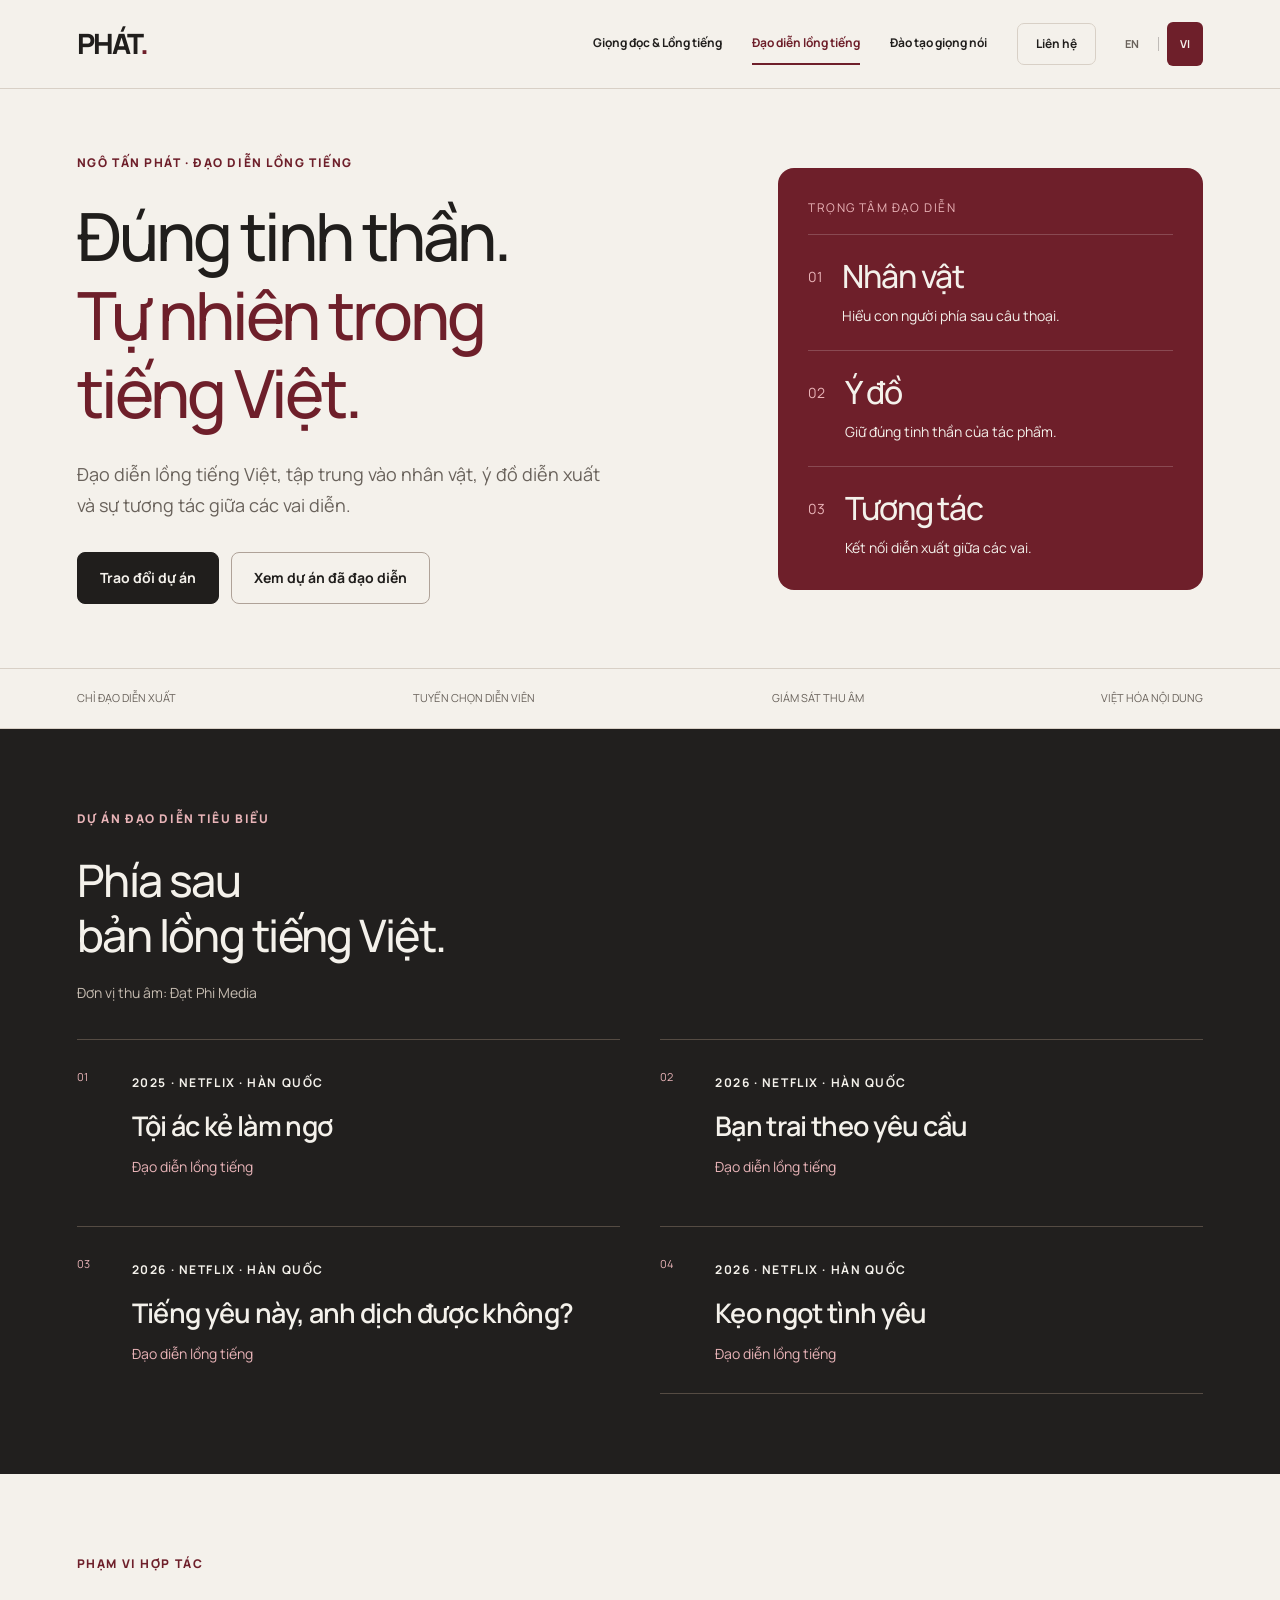
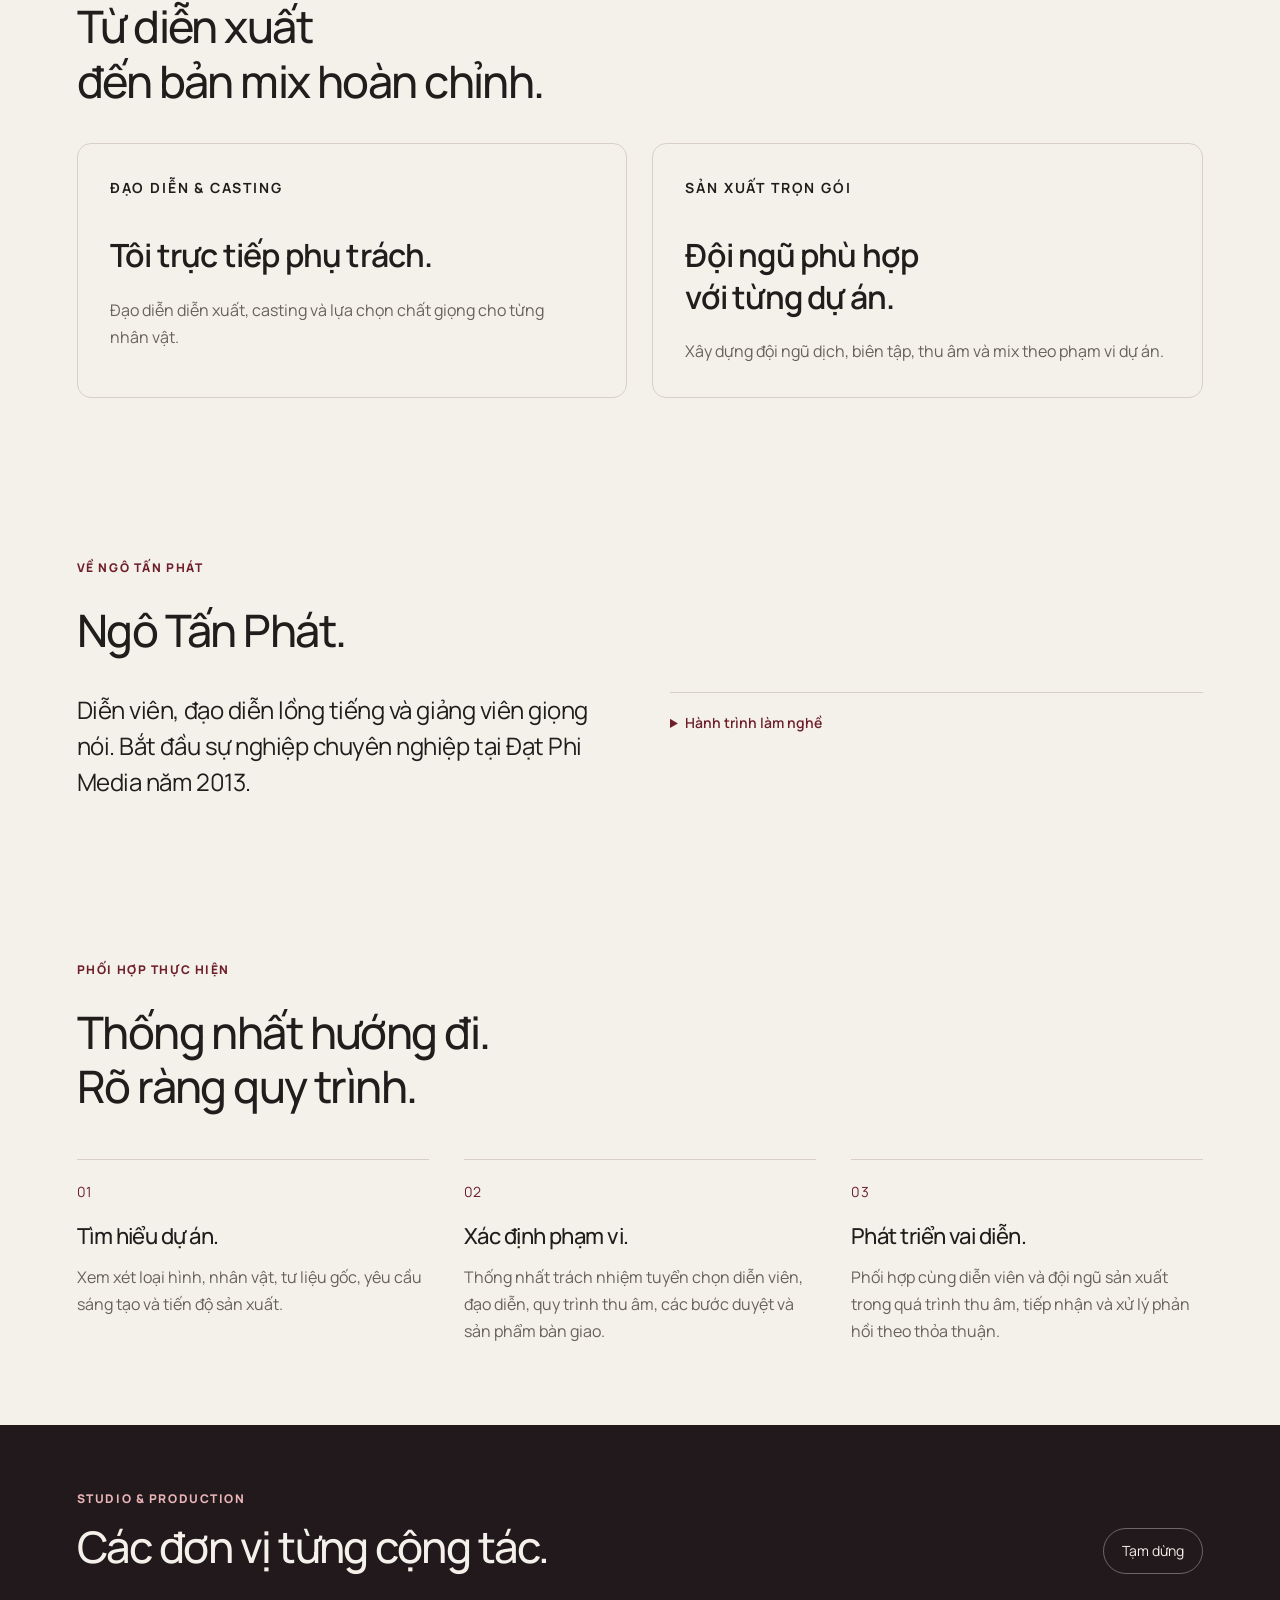
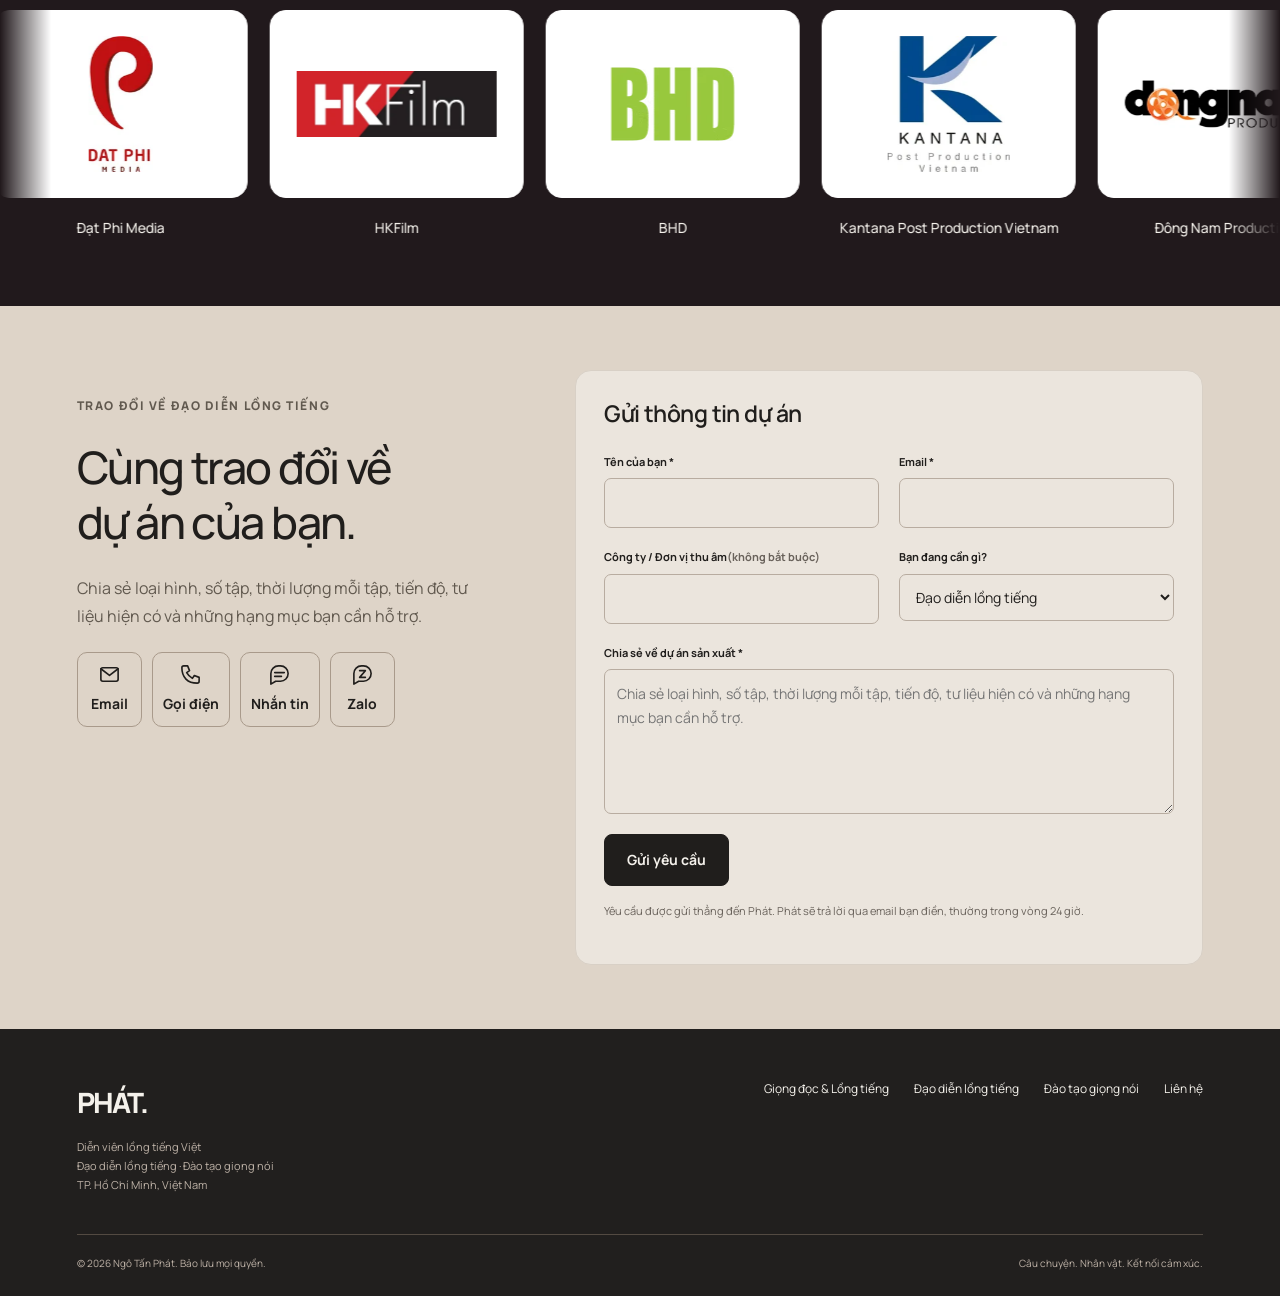
<file: vi/direction.html>
<!doctype html>
<html lang="vi">
  <head>
    <meta charset="UTF-8">
    <meta name="viewport" content="width=device-width, initial-scale=1">
    <script>document.documentElement.classList.add("js");</script><meta name="theme-color" content="#6e1f2a">
    <title>Đạo diễn lồng tiếng — Ngô Tấn Phát</title>
    <meta name="description" content="Đạo diễn lồng tiếng Việt Ngô Tấn Phát. Xem dự án tiêu biểu và trao đổi về chỉ đạo diễn xuất, tuyển chọn diễn viên và hỗ trợ sản xuất.">
    <meta property="og:type" content="website">
    <meta property="og:title" content="Đạo diễn lồng tiếng — Ngô Tấn Phát">
    <meta property="og:description" content="Đạo diễn lồng tiếng Việt Ngô Tấn Phát. Xem dự án tiêu biểu và trao đổi về chỉ đạo diễn xuất, tuyển chọn diễn viên và hỗ trợ sản xuất.">
    <link rel="icon" href="../assets/favicon.svg" type="image/svg+xml">
    <link rel="stylesheet" href="../style.css?v=20261127i">
    <script src="../site-config.js?v=20261127i" defer></script>
    <script src="../projects.js?v=20261127i" defer></script>
    <script src="../media-loader.js?v=20261127i" defer></script><script src="../script.js?v=20261127i" defer></script>
    <link rel="canonical" href="https://ngotanphat.com/vi/direction.html">
    <link rel="alternate" hreflang="en" href="https://ngotanphat.com/en/direction.html">
    <link rel="alternate" hreflang="vi" href="https://ngotanphat.com/vi/direction.html">
    <link rel="alternate" hreflang="x-default" href="https://ngotanphat.com/en/direction.html">
    <meta property="og:url" content="https://ngotanphat.com/vi/direction.html">
    <meta property="og:site_name" content="Ngô Tấn Phát">
    <meta property="og:locale" content="vi_VN">
    <meta property="og:locale:alternate" content="en_US">
    <meta property="og:image" content="https://ngotanphat.com/assets/images/share/og-vi.jpg">
    <meta property="og:image:width" content="1200">
    <meta property="og:image:height" content="630">
    <meta property="og:image:alt" content="Ngô Tấn Phát — Diễn viên lồng tiếng">
    <meta name="twitter:card" content="summary_large_image">
  </head>
  <body class="visual-site page-direction">
    <a class="skip-link" href="#main">Đến nội dung chính</a>
    <header class="site-header">
      <div class="wrap nav-row">
        <a class="logo" href="index.html" aria-label="Phát — Trang chủ">PHÁT<span>.</span></a>
        <div class="language-switch" role="group" aria-label="Ngôn ngữ">
          <a href="../en/direction.html" lang="en" hreflang="en" data-language="en" aria-label="English">EN</a><span aria-hidden="true">|</span><a href="../vi/direction.html" lang="vi" hreflang="vi" data-language="vi" aria-label="Tiếng Việt" aria-current="true">VI</a>
        </div>
        <button class="menu-toggle" type="button" aria-expanded="false" aria-controls="navigation">
          Danh mục +
        </button>
        <nav class="site-nav" id="navigation" aria-label="Điều hướng chính">
          <a href="index.html">Giọng đọc &amp; Lồng tiếng</a><a href="direction.html" aria-current="page">Đạo diễn lồng tiếng</a><a href="coaching.html">Đào tạo giọng nói</a><a class="nav-contact" href="#contact">Liên hệ</a>
        </nav>
      </div>
    </header>
    <noscript><p class="noscript-note wrap">
        Bạn vẫn có thể xem trang và nghe mẫu khi tắt JavaScript. Hãy bật
        JavaScript để tạo nội dung liên hệ.
      </p></noscript>
    <main id="main">
      <section class="editorial-hero" id="section-0">
        <div class="wrap editorial-top">
          <div>
            <p class="eyebrow">Ngô Tấn Phát · Đạo diễn lồng tiếng</p>
            <h1 class="display">
              Đúng tinh thần.<br><em>Tự nhiên trong<br>tiếng Việt.</em>
            </h1>
            <p class="lede">
              Đạo diễn lồng tiếng Việt, tập trung vào nhân vật, ý đồ diễn xuất
              và sự tương tác giữa các vai diễn.
            </p>
            <div class="actions">
              <a class="button" href="#contact">Trao đổi dự án</a><a class="button secondary" href="#direction-work">Xem dự án đã đạo diễn</a>
            </div>
          </div>
          <aside class="editorial-aside direction-panel"><p class="direction-kicker">TRỌNG TÂM ĐẠO DIỄN</p><ol class="direction-focus"><li><span class="direction-number">01</span><div><h2>Nhân vật</h2><p>Hiểu con người phía sau câu thoại.</p></div></li><li><span class="direction-number">02</span><div><h2>Ý đồ</h2><p>Giữ đúng tinh thần của tác phẩm.</p></div></li><li><span class="direction-number">03</span><div><h2>Tương tác</h2><p>Kết nối diễn xuất giữa các vai.</p></div></li></ol></aside>
        </div>
      </section>
      <div class="scope-strip">
        <div class="wrap">
          <span>CHỈ ĐẠO DIỄN XUẤT</span><span>TUYỂN CHỌN DIỄN VIÊN</span><span>GIÁM SÁT THU ÂM</span><span>VIỆT HÓA NỘI DUNG</span>
        </div>
      </div>
      <section class="section dark" id="direction-work">
        <div class="wrap">
          <p class="eyebrow">Dự án đạo diễn tiêu biểu</p>
          <h2>Phía sau<br>bản lồng tiếng Việt.</h2>
          <p class="direction-studio-credit">Đơn vị thu âm: Đạt Phi Media</p><div style="margin-top: 35px">
            <article class="project-row">
              <span class="number">01</span>
              <div>
                <span class="tag">2025 · Netflix · Hàn Quốc</span>
                <h3>Tội ác kẻ làm ngơ</h3>
                <p class="role">Đạo diễn lồng tiếng</p>
              </div>
              <p>
                Đạo diễn bản lồng tiếng Việt.<br><br>Đơn vị thu âm: Dat Phi
                Media
              </p>
            </article>
            <article class="project-row">
              <span class="number">02</span>
              <div>
                <span class="tag">2026 · Netflix · Hàn Quốc</span>
                <h3>Bạn trai theo yêu cầu</h3>
                <p class="role">Đạo diễn lồng tiếng</p>
              </div>
              <p>
                Đạo diễn bản lồng tiếng Việt.<br><br>Đơn vị thu âm: Dat Phi
                Media
              </p>
            </article>
            <article class="project-row">
              <span class="number">03</span>
              <div>
                <span class="tag">2026 · Netflix · Hàn Quốc</span>
                <h3>Tiếng yêu này, anh dịch được không?</h3>
                <p class="role">Đạo diễn lồng tiếng</p>
              </div>
              <p>
                Đạo diễn bản lồng tiếng Việt.<br><br>Đơn vị thu âm: Dat Phi
                Media
              </p>
            </article>
            <article class="project-row">
              <span class="number">04</span>
              <div>
                <span class="tag">2026 · Netflix · Hàn Quốc</span>
                <h3>Kẹo ngọt tình yêu</h3>
                <p class="role">Đạo diễn lồng tiếng</p>
              </div>
              <p>
                Đạo diễn bản lồng tiếng Việt.<br><br>Đơn vị thu âm: Dat Phi
                Media
              </p>
            </article>
          </div>
        </div>
      </section>
      <section class="section" id="section-2">
        <div class="wrap">
          <p class="eyebrow">Phạm vi hợp tác</p>
          <h2>Từ diễn xuất<br>đến bản mix hoàn chỉnh.</h2>
          <div class="split-cards" style="margin-top: 35px">
            <article class="scope-card" tabindex="0">
              <span class="tag">Đạo diễn &amp; Casting</span>
              <h3>Tôi trực tiếp phụ trách.</h3>
              <p>Đạo diễn diễn xuất, casting và lựa chọn chất giọng cho từng nhân vật.</p>
            </article>
            <article class="scope-card" tabindex="0">
              <span class="tag">Sản xuất trọn gói</span>
              <h3>Đội ngũ phù hợp<br>với từng dự án.</h3>
              <p>Xây dựng đội ngũ dịch, biên tập, thu âm và mix theo phạm vi dự án.</p>
            </article>
          </div>
        </div>
      </section>
      <section class="section about-section" id="section-3">
        <div class="wrap">
          <p class="eyebrow">Về Ngô Tấn Phát</p>
          <h2>Ngô Tấn Phát.</h2>
          <div class="about-grid" style="margin-top: 35px">
            <div>
              <p class="about-lead">Diễn viên, đạo diễn lồng tiếng và giảng viên giọng nói. Bắt đầu sự nghiệp chuyên nghiệp tại Đạt Phi Media năm 2013.</p>
            </div>
            <div>
              <details class="compact-details"><summary>Hành trình làm nghề</summary><div class="details-body"><p>
                Tôi bắt đầu sự nghiệp lồng tiếng chuyên nghiệp tại Đạt Phi Media
                năm 2013, sau quá trình học lồng tiếng từ năm 2006 và được đào
                tạo dưới sự hướng dẫn của đạo diễn Xuân Tâm.
              </p>
              <p>
                Từ tháng 6/2025, tôi là đạo diễn lồng tiếng của Đạt Phi Media;
                từ tháng 9/2025, tôi là giảng viên giọng nói tại Đạt Phi
                Academy.
              </p>
              <p>
                Kinh nghiệm trực tiếp thể hiện nhân vật giúp tôi trao đổi với
                diễn viên về hoàn cảnh, tâm lý và ý đồ của từng câu thoại. Tôi
                trực tiếp phụ trách đạo diễn và casting, đồng thời xây dựng đội
                ngũ sản xuất phù hợp với từng dự án.
              </p>
              <div class="about-links">
                <a class="text-link" href="https://dubbing.fandom.com/vi/wiki/Ng%C3%B4_T%E1%BA%A5n_Ph%C3%A1t" target="_blank" rel="noopener noreferrer">Hồ sơ vai diễn trên Wiki Lồng Tiếng ↗</a>
              </div>
            </div></details></div>
          </div>
        </div>
      </section>
      <section class="section" id="section-4">
        <div class="wrap">
          <p class="eyebrow">Phối hợp thực hiện</p>
          <h2>Thống nhất hướng đi.<br>Rõ ràng quy trình.</h2>
          <div class="process">
            <article>
              <div class="step-copy"><h3 class="content-label">Tìm hiểu dự án.</h3><div class="details-body"><p>
                Xem xét loại hình, nhân vật, tư liệu gốc, yêu cầu sáng tạo và
                tiến độ sản xuất.
              </p>
            </div></div></article>
            <article>
              <div class="step-copy"><h3 class="content-label">Xác định phạm vi.</h3><div class="details-body"><p>
                Thống nhất trách nhiệm tuyển chọn diễn viên, đạo diễn, quy trình
                thu âm, các bước duyệt và sản phẩm bàn giao.
              </p>
            </div></div></article>
            <article>
              <div class="step-copy"><h3 class="content-label">Phát triển vai diễn.</h3><div class="details-body"><p>
                Phối hợp cùng diễn viên và đội ngũ sản xuất trong quá trình thu
                âm, tiếp nhận và xử lý phản hồi theo thỏa thuận.
              </p>
            </div></div></article>
          </div>
        </div>
      </section>
      <section class="studio-section" id="studios" aria-label="Các đơn vị từng cộng tác"><div class="wrap studio-heading"><div><p class="eyebrow">STUDIO &amp; PRODUCTION</p><h2>Các đơn vị từng cộng tác.</h2></div><button class="studio-motion" type="button" aria-pressed="false">Tạm dừng</button></div><div class="studio-marquee" tabindex="0" aria-label="Logo các studio — rê chuột hoặc đặt focus để tạm dừng"><div class="studio-track"><div class="studio-group"><figure class="studio-card"><div class="studio-logo-frame"><img src="../assets/images/web/studios-Dat-Phi-Media.webp" alt="Đạt Phi Media" width="104" height="220" loading="eager" decoding="async"></div><figcaption>Đạt Phi Media</figcaption></figure><figure class="studio-card"><div class="studio-logo-frame"><img src="../assets/images/web/studios-HKfilm.webp" alt="HKFilm" width="420" height="137" loading="eager" decoding="async"></div><figcaption>HKFilm</figcaption></figure><figure class="studio-card"><div class="studio-logo-frame"><img src="../assets/images/web/studios-BHD.png.webp" alt="BHD" width="124" height="74" loading="eager" decoding="async"></div><figcaption>BHD</figcaption></figure><figure class="studio-card"><div class="studio-logo-frame"><img src="../assets/images/web/studios-Kantana_Post_Production_Vietnam.webp" alt="Kantana Post Production Vietnam" width="197" height="220" loading="eager" decoding="async"></div><figcaption>Kantana Post Production Vietnam</figcaption></figure><figure class="studio-card"><div class="studio-logo-frame"><img src="../assets/images/web/studios-Dong-Nam-Production.webp" alt="Đông Nam Production" width="319" height="77" loading="eager" decoding="async"></div><figcaption>Đông Nam Production</figcaption></figure><figure class="studio-card"><div class="studio-logo-frame"><img src="../assets/images/web/studios-Selena-Entertainment.webp" alt="Selena Entertainment" width="220" height="220" loading="eager" decoding="async"></div><figcaption>Selena Entertainment</figcaption></figure><figure class="studio-card"><div class="studio-logo-frame"><img src="../assets/images/web/studios-Fonos.webp" alt="Fonos" width="420" height="219" loading="eager" decoding="async"></div><figcaption>Fonos</figcaption></figure><figure class="studio-card"><div class="studio-logo-frame"><img src="../assets/images/web/studios-Emotion_Seekers.webp" alt="Emotion Seekers" width="205" height="220" loading="eager" decoding="async"></div><figcaption>Emotion Seekers</figcaption></figure><figure class="studio-card"><div class="studio-logo-frame"><img src="../assets/images/web/studios-Mockingbird-Pictures.webp" alt="Mockingbird Pictures" width="220" height="220" loading="eager" decoding="async"></div><figcaption>Mockingbird Pictures</figcaption></figure></div><div class="studio-group studio-clone" aria-hidden="true"><figure class="studio-card"><div class="studio-logo-frame"><img src="../assets/images/web/studios-Dat-Phi-Media.webp" alt="" width="104" height="220" loading="eager" decoding="async"></div><figcaption>Đạt Phi Media</figcaption></figure><figure class="studio-card"><div class="studio-logo-frame"><img src="../assets/images/web/studios-HKfilm.webp" alt="" width="420" height="137" loading="eager" decoding="async"></div><figcaption>HKFilm</figcaption></figure><figure class="studio-card"><div class="studio-logo-frame"><img src="../assets/images/web/studios-BHD.png.webp" alt="" width="124" height="74" loading="eager" decoding="async"></div><figcaption>BHD</figcaption></figure><figure class="studio-card"><div class="studio-logo-frame"><img src="../assets/images/web/studios-Kantana_Post_Production_Vietnam.webp" alt="" width="197" height="220" loading="eager" decoding="async"></div><figcaption>Kantana Post Production Vietnam</figcaption></figure><figure class="studio-card"><div class="studio-logo-frame"><img src="../assets/images/web/studios-Dong-Nam-Production.webp" alt="" width="319" height="77" loading="eager" decoding="async"></div><figcaption>Đông Nam Production</figcaption></figure><figure class="studio-card"><div class="studio-logo-frame"><img src="../assets/images/web/studios-Selena-Entertainment.webp" alt="" width="220" height="220" loading="eager" decoding="async"></div><figcaption>Selena Entertainment</figcaption></figure><figure class="studio-card"><div class="studio-logo-frame"><img src="../assets/images/web/studios-Fonos.webp" alt="" width="420" height="219" loading="eager" decoding="async"></div><figcaption>Fonos</figcaption></figure><figure class="studio-card"><div class="studio-logo-frame"><img src="../assets/images/web/studios-Emotion_Seekers.webp" alt="" width="205" height="220" loading="eager" decoding="async"></div><figcaption>Emotion Seekers</figcaption></figure><figure class="studio-card"><div class="studio-logo-frame"><img src="../assets/images/web/studios-Mockingbird-Pictures.webp" alt="" width="220" height="220" loading="eager" decoding="async"></div><figcaption>Mockingbird Pictures</figcaption></figure></div></div></div></section><section class="section contact-section" id="contact">
        <div class="wrap contact-grid">
          <div class="contact-copy">
            <p class="eyebrow">Trao đổi về đạo diễn lồng tiếng</p>
            <h2>Cùng trao đổi về<br>dự án của bạn.</h2>
            <p>
              Chia sẻ loại hình, số tập, thời lượng mỗi tập, tiến độ, tư liệu
              hiện có và những hạng mục bạn cần hỗ trợ.
            </p>
            <div class="contact-actions" aria-label="Liên hệ trực tiếp">
              <a class="contact-action" href="mailto:tanphatngo@hotmail.com" aria-label="Email"><svg viewbox="0 0 24 24" fill="none" stroke="currentColor" stroke-width="1.7" stroke-linecap="round" stroke-linejoin="round" aria-hidden="true">
                  <rect x="3" y="5" width="18" height="14" rx="2"></rect>
                  <path d="m3 6 9 7 9-7"></path></svg><span>Email</span></a><a class="contact-action" href="tel:+84362947507" aria-label="Gọi điện"><svg viewbox="0 0 24 24" fill="none" stroke="currentColor" stroke-width="1.7" stroke-linecap="round" stroke-linejoin="round" aria-hidden="true">
                  <path d="M5 3h4l2 5-3 2a16 16 0 0 0 6 6l2-3 5 2v4a2 2 0 0 1-2 2C9 21 3 15 3 5a2 2 0 0 1 2-2Z"></path></svg><span>Gọi điện</span></a><a class="contact-action" href="sms:+84362947507" aria-label="Nhắn tin"><svg viewbox="0 0 24 24" fill="none" stroke="currentColor" stroke-width="1.7" stroke-linecap="round" stroke-linejoin="round" aria-hidden="true">
                  <path d="M21 11a8 8 0 0 1-8 8H8l-5 3V11a8 8 0 0 1 8-8h2a8 8 0 0 1 8 8Z"></path>
                  <path d="M7 10h10M7 14h7"></path></svg><span>Nhắn tin</span></a><a class="contact-action" href="https://zalo.me/84362947507" target="_blank" rel="noopener noreferrer" aria-label="Zalo"><svg viewbox="0 0 24 24" fill="none" stroke="currentColor" stroke-width="1.7" stroke-linecap="round" stroke-linejoin="round" aria-hidden="true">
                  <path d="M21 11a8 8 0 0 1-8 8H8l-5 3V11a8 8 0 0 1 8-8h2a8 8 0 0 1 8 8Z"></path>
                  <path d="M9 8h6l-6 7h6"></path></svg><span>Zalo</span></a>
            </div>
          </div>
          <div class="contact-panel"><h3 class="content-label">Gửi thông tin dự án</h3><div class="details-body"><form class="contact-form" data-kind="direction" data-title="Trao đổi về đạo diễn lồng tiếng" action="#contact" method="post">
            <div class="form-row">
              <div class="field">
                <label for="name">Tên của bạn *</label><input id="name" name="name" autocomplete="name" required maxlength="120">
              </div>
              <div class="field">
                <label for="email">Email *</label><input id="email" name="email" type="email" autocomplete="email" required maxlength="254">
              </div>
            </div>
            <div class="form-row">
              <div class="field">
                <label for="company">Công ty / Đơn vị thu âm<span class="muted">(không bắt buộc)</span></label><input id="company" name="company" autocomplete="organization" maxlength="150">
              </div>
              <div class="field">
                <label for="project">Bạn đang cần gì?</label><select id="project" name="project">
                  <option>Đạo diễn lồng tiếng</option>
                  <option>Đạo diễn và tuyển chọn diễn viên</option>
                  <option>Hỗ trợ các hạng mục sản xuất</option>
                  <option>Nhu cầu khác / Trao đổi thêm</option>
                </select>
              </div>
            </div>
            <div class="field">
              <label for="message">Chia sẻ về dự án sản xuất *</label><textarea id="message" name="message" rows="5" required maxlength="8000" placeholder="Chia sẻ loại hình, số tập, thời lượng mỗi tập, tiến độ, tư liệu hiện có và những hạng mục bạn cần hỗ trợ."></textarea>
            </div>
            <div class="form-actions">
              <button class="button" type="submit" disabled>
                Đang tải tùy chọn liên hệ…</button><button class="download-brief" type="button" hidden>
                Lưu nội dung ra file ↓
              </button>
            </div>
            <p class="form-note">
              Cần bật JavaScript để tạo nội dung liên hệ. Biểu mẫu này không tự
              động gửi thông tin.
            </p>
            <p class="form-status" role="status" aria-live="polite"></p>
          </form>
        </div></div></div>
      </section>
    </main>
    <footer class="site-footer">
      <div class="wrap">
        <div class="footer-top">
          <div>
            <a class="logo" href="index.html">PHÁT.</a>
            <p>
              Diễn viên lồng tiếng Việt<br>Đạo diễn lồng tiếng · Đào tạo giọng
              nói<br>TP. Hồ Chí Minh, Việt Nam
            </p>
          </div>
          <nav class="footer-links" aria-label="Điều hướng cuối trang">
            <a href="index.html">Giọng đọc &amp; Lồng tiếng</a><a href="direction.html">Đạo diễn lồng tiếng</a><a href="coaching.html">Đào tạo giọng nói</a><a href="#contact">Liên hệ</a>
          </nav>
        </div>
        <div class="footer-bottom">
          <span>© 2026 Ngô Tấn Phát. Bảo lưu mọi quyền.</span><span>Câu chuyện. Nhân vật. Kết nối cảm xúc.</span>
        </div>
      </div>
    </footer>
    <button class="back-to-top" type="button" aria-label="Lên đầu trang" title="Lên đầu trang" hidden>
      <svg viewbox="0 0 24 24" fill="none" stroke="currentColor" stroke-width="2" stroke-linecap="round" stroke-linejoin="round" aria-hidden="true">
        <path d="m6 12 6-6 6 6M12 6v14"></path>
      </svg>
    </button>
  <dialog class="artwork-dialog" aria-label="Hình vai diễn"><button type="button" class="dialog-close" aria-label="Đóng hình">Đóng ×</button><img alt=""></dialog></body>
</html>
</file>
<file: style.css>
@import url("https://fonts.googleapis.com/css2?family=Manrope:wght@400;500;600;700;800&display=swap");

:root {
  --paper: #f4f1eb;
  --ink: #201e1c;
  --wine: #6e1f2a;
  --muted: #69625b;
  --line: #d8d0c6;
  --dark: #211f1e;
  --rose: #e9b4b8;
  --radius: 18px;
  --max: 1280px;
}
* {
  box-sizing: border-box;
}
html {
  scroll-behavior: smooth;
  scroll-padding-top: 105px;
}
body {
  margin: 0;
  background: var(--paper);
  color: var(--ink);
  font-family: Manrope, Arial, sans-serif;
  font-size: 16px;
  line-height: 1.7;
}
button,
input,
select,
textarea {
  font: inherit;
}
button,
a,
input,
select,
textarea {
  -webkit-tap-highlight-color: transparent;
}
a {
  color: inherit;
  text-decoration: none;
}
button {
  cursor: pointer;
}
img,
video {
  display: block;
  max-width: 100%;
}
button:disabled {
  cursor: wait;
  opacity: 0.65;
}
h1,
h2,
h3,
p {
  margin: 0;
}
h1,
h2,
h3 {
  line-height: 1.1;
}
a,
button,
input,
textarea,
select {
  touch-action: manipulation;
}
a:focus-visible,
button:focus-visible,
input:focus-visible,
textarea:focus-visible,
select:focus-visible,
summary:focus-visible {
  outline: 3px solid #aa5961;
  outline-offset: 5px;
}
::selection {
  background: #6e1f2a;
  color: var(--paper);
}
[hidden] {
  display: none !important;
}
.wrap {
  width: min(var(--max), 88%);
  margin-inline: auto;
}
.section {
  padding: 105px 0;
}
.eyebrow {
  text-transform: uppercase;
  letter-spacing: 0.19em;
  font-size: 11px;
  font-weight: 800;
  color: var(--wine);
  margin-bottom: 24px;
}
.muted {
  color: var(--muted);
}
.display {
  font-size: clamp(56px, 6.6vw, 98px);
  letter-spacing: -0.065em;
  font-weight: 500;
  line-height: 1.02;
}
.display em {
  font-style: normal;
  color: var(--wine);
}
h2 {
  font-size: clamp(36px, 4.4vw, 62px);
  letter-spacing: -0.052em;
  font-weight: 500;
}
h3 {
  font-size: 24px;
  letter-spacing: -0.025em;
  font-weight: 600;
}
.lede {
  font-size: 18px;
  max-width: 540px;
  color: var(--muted);
  margin-top: 26px;
}
.section-head {
  display: flex;
  gap: 45px;
  justify-content: space-between;
  align-items: end;
  margin-bottom: 45px;
}
.section-head > p {
  max-width: 380px;
  color: var(--muted);
}
.section-head > div {
  max-width: 740px;
}
.tag {
  font-size: 10px;
  letter-spacing: 0.13em;
  text-transform: uppercase;
  font-weight: 700;
}
.button {
  display: inline-flex;
  align-items: center;
  justify-content: center;
  gap: 24px;
  min-height: 52px;
  padding: 14px 24px;
  border-radius: 8px;
  border: 1px solid var(--ink);
  background: var(--ink);
  color: var(--paper);
  font-size: 13px;
  font-weight: 700;
  line-height: 1.4;
  transition:
    background 0.2s,
    transform 0.2s;
}
.button:hover {
  background: var(--wine);
  border-color: var(--wine);
  transform: translateY(-2px);
}
.button.secondary {
  background: transparent;
  color: var(--ink);
  border-color: #afa298;
}
.button.secondary:hover {
  background: #e6dfd5;
}
.actions {
  display: flex;
  gap: 12px;
  flex-wrap: wrap;
  margin-top: 32px;
}
.text-link {
  font-size: 13px;
  font-weight: 700;
  border-bottom: 1px solid currentColor;
  padding-bottom: 5px;
  display: inline-block;
}
.skip-link {
  position: fixed;
  left: 12px;
  top: -80px;
  background: var(--ink);
  color: white;
  padding: 12px;
  z-index: 100;
}
.skip-link:focus {
  top: 12px;
}
.site-header {
  position: sticky;
  top: 0;
  z-index: 20;
  background: rgba(244, 241, 235, 0.97);
  border-bottom: 1px solid var(--line);
}
.nav-row {
  height: 88px;
  display: flex;
  align-items: center;
  justify-content: space-between;
  gap: 25px;
}
.logo {
  font-size: 28px;
  letter-spacing: -1.8px;
  font-weight: 800;
}
.logo span {
  color: var(--wine);
}
.site-nav {
  display: flex;
  align-items: center;
  gap: 30px;
}
.site-nav > a {
  font-size: 12px;
  font-weight: 700;
  padding: 10px 0;
  border-bottom: 2px solid transparent;
}
.site-nav > a[aria-current="page"] {
  color: var(--wine);
  border-bottom-color: var(--wine);
}
.site-nav > a:hover {
  color: var(--wine);
}
.site-nav .nav-contact {
  border: 1px solid var(--line);
  padding: 10px 18px;
  border-radius: 7px;
}
.menu-toggle {
  display: none;
  background: none;
  border: 1px solid var(--line);
  padding: 10px 15px;
  border-radius: 7px;
  font-size: 12px;
  font-weight: 700;
}
.hero {
  padding: 76px 0 64px;
}
.hero-grid {
  display: grid;
  grid-template-columns: 1.2fr 0.8fr;
  align-items: center;
  gap: 65px;
}
.hero .eyebrow {
  font-size: 10px;
}
.hero-note {
  font-size: 11px;
  color: var(--muted);
  margin-top: 26px;
}
.hero-note span {
  color: var(--wine);
  margin: 0 8px;
}
.portrait {
  position: relative;
}
.portrait img {
  width: 100%;
  height: 540px;
  object-fit: cover;
  object-position: 50% 30%;
  border-radius: 110px 16px 16px 16px;
}
.portrait-caption {
  position: absolute;
  bottom: 20px;
  left: 20px;
  right: 20px;
  display: flex;
  justify-content: space-between;
  align-items: center;
  gap: 20px;
  background: rgba(244, 241, 235, 0.96);
  padding: 18px 20px;
  border-radius: 9px;
  font-size: 11px;
}
.portrait-caption strong {
  display: block;
  font-size: 16px;
  letter-spacing: -0.02em;
}
.portrait-caption .caption-mark {
  font-size: 30px;
  color: var(--wine);
}
.hero-bottom {
  display: flex;
  justify-content: space-between;
  gap: 20px;
  margin-top: 55px;
  padding-top: 20px;
  border-top: 1px solid var(--line);
  font-size: 10px;
  letter-spacing: 0.12em;
  text-transform: uppercase;
  color: var(--muted);
}
.hero-bottom a {
  font-weight: 700;
  color: var(--wine);
}
.demo-section {
  background: #eae4db;
  padding: 70px 0;
}
.demo-panel {
  background: var(--paper);
  border: 1px solid #d3c9bd;
  border-radius: var(--radius);
  padding: 28px 32px;
  display: grid;
  grid-template-columns: 0.8fr 1.2fr;
  gap: 45px;
  align-items: center;
}
.demo-info .tag {
  color: var(--wine);
}
.demo-info h3 {
  margin: 8px 0;
}
.demo-info p {
  font-size: 12px;
  color: var(--muted);
}
audio {
  width: 100%;
  height: 48px;
  accent-color: var(--wine);
}
.demo-controls {
  display: flex;
  justify-content: space-between;
  gap: 15px;
  margin-top: 12px;
  font-size: 11px;
  color: var(--muted);
}
.demo-controls a {
  text-decoration: underline;
  text-underline-offset: 3px;
}
.audio-error {
  font-size: 12px;
  color: var(--wine);
  margin-top: 10px;
}
.formats {
  display: flex;
  gap: 10px;
  flex-wrap: wrap;
  margin-top: 24px;
}
.formats span {
  border: 1px solid #cbbfb2;
  border-radius: 30px;
  padding: 7px 15px;
  font-size: 11px;
}
.dark {
  background: var(--dark);
  color: var(--paper);
}
.dark .eyebrow {
  color: var(--rose);
}
.dark .muted,
.dark .lede,
.dark .section-head > p {
  color: #bdb4ab;
}
.feature-grid {
  display: grid;
  grid-template-columns: 1fr 1fr;
  gap: 75px;
  align-items: center;
}
.video-stage {
  background: #151414;
  border: 1px solid #45403c;
  border-radius: var(--radius);
  padding: 24px;
  display: flex;
  justify-content: center;
}
.video-stage video {
  height: 460px;
  max-width: 100%;
  width: auto;
  background: black;
  border-radius: 9px;
}
.feature-copy h3 {
  font-size: 44px;
  letter-spacing: -0.045em;
  margin: 18px 0;
}
.feature-copy > p {
  color: #c5bbb0;
  max-width: 430px;
}
.credits {
  display: grid;
  grid-template-columns: 1fr 1fr;
  gap: 25px;
  margin: 35px 0 0;
  padding: 25px 0;
  border-top: 1px solid #554d46;
}
.credits dt {
  font-size: 9px;
  letter-spacing: 0.15em;
  color: #c1b5a9;
  margin-bottom: 5px;
}
.credits dd {
  margin: 0;
  font-size: 13px;
}
.work-grid {
  display: grid;
  grid-template-columns: 1fr 1fr;
  gap: 20px;
  margin-top: 32px;
}
.work-card {
  border-top: 1px solid #5b5148;
  padding: 28px 0 0;
}
.work-card .tag {
  color: var(--rose);
}
.work-card h3 {
  margin: 14px 0 10px;
}
.work-card p {
  font-size: 13px;
  color: #bdb4ab;
  max-width: 470px;
}
.work-card .credit-line {
  font-size: 11px;
  margin-top: 20px;
  color: #ede0d4;
}
.three-grid {
  display: grid;
  grid-template-columns: repeat(3, 1fr);
  gap: 28px;
}
.info-card {
  border-top: 1px solid #bfb4a8;
  padding-top: 24px;
}
.number {
  font-size: 11px;
  color: var(--wine);
  display: block;
  margin-bottom: 32px;
}
.info-card p {
  font-size: 14px;
  color: var(--muted);
  margin-top: 16px;
}
.about-grid {
  display: grid;
  grid-template-columns: 0.8fr 1.2fr;
  gap: 90px;
}
.about-grid p + p {
  margin-top: 18px;
}
.about-grid .about-lead {
  font-size: 26px;
  line-height: 1.45;
  letter-spacing: -0.02em;
}
.about-links {
  display: flex;
  gap: 25px;
  flex-wrap: wrap;
  margin-top: 28px;
}
.about-section {
  background: #eae4db;
}
.contact-section {
  background: #ded4c8;
}
.contact-grid {
  display: grid;
  grid-template-columns: 0.8fr 1.2fr;
  gap: 80px;
}
.contact-copy > p {
  margin-top: 26px;
  color: #61594f;
  max-width: 350px;
}
.contact-form {
  background: var(--paper);
  border-radius: var(--radius);
  padding: 35px;
}
.form-row {
  display: grid;
  grid-template-columns: 1fr 1fr;
  gap: 20px;
}
.field {
  display: flex;
  flex-direction: column;
  gap: 7px;
  margin-bottom: 20px;
}
.field label {
  font-size: 11px;
  font-weight: 700;
}
.field input,
.field select,
.field textarea {
  width: 100%;
  min-width: 0;
  background: transparent;
  border: 1px solid #b8aca0;
  border-radius: 7px;
  padding: 12px;
  color: var(--ink);
  font-size: 14px;
}
.field textarea {
  resize: vertical;
  min-height: 135px;
}
.field input:focus,
.field textarea:focus,
.field select:focus {
  background: white;
}
.form-note {
  font-size: 11px;
  color: var(--muted);
  margin: 16px 0 0;
  line-height: 1.6;
}
.form-status {
  font-size: 13px;
  margin-top: 16px;
  color: var(--wine);
}
.form-actions {
  display: flex;
  gap: 12px;
  flex-wrap: wrap;
}
.form-actions .button {
  gap: 12px;
}
.download-brief {
  background: none;
  border: 0;
  padding: 10px 0;
  text-decoration: underline;
  font-size: 12px;
}
.site-footer {
  background: var(--dark);
  color: var(--paper);
  padding: 50px 0 24px;
}
.footer-top {
  display: flex;
  justify-content: space-between;
  gap: 35px;
  margin-bottom: 40px;
}
.footer-top p {
  font-size: 11px;
  color: #beb2a7;
  margin-top: 12px;
}
.footer-links {
  display: flex;
  flex-wrap: wrap;
  gap: 25px;
  font-size: 12px;
  align-items: start;
}
.footer-bottom {
  border-top: 1px solid #534a42;
  padding-top: 20px;
  display: flex;
  justify-content: space-between;
  gap: 20px;
  font-size: 10px;
  color: #beb2a7;
}
.editorial-hero {
  padding: 90px 0 70px;
}
.editorial-hero .display {
  max-width: 900px;
}
.editorial-top {
  display: grid;
  grid-template-columns: 1.45fr 0.55fr;
  gap: 65px;
  align-items: end;
}
.editorial-aside {
  border-top: 1px solid var(--line);
  padding-top: 25px;
}
.editorial-aside p {
  font-size: 14px;
  color: var(--muted);
}
.editorial-aside .tag {
  display: block;
  color: var(--wine);
  margin-bottom: 15px;
}
.scope-strip {
  border-top: 1px solid var(--line);
  border-bottom: 1px solid var(--line);
  padding: 20px 0;
}
.scope-strip .wrap {
  display: flex;
  justify-content: space-between;
  gap: 20px;
  flex-wrap: wrap;
  font-size: 11px;
  color: var(--muted);
}
.project-row {
  display: grid;
  grid-template-columns: 60px 1.15fr 1fr;
  gap: 32px;
  padding: 38px 0;
  border-top: 1px solid #554b43;
}
.project-row:last-child {
  border-bottom: 1px solid #554b43;
}
.project-row .number {
  color: var(--rose);
  margin: 0;
}
.project-row h3 {
  font-size: 30px;
  margin: 12px 0;
}
.project-row .role {
  font-size: 12px;
  color: var(--rose);
}
.project-row > p {
  color: #c1b7ad;
  font-size: 14px;
  align-self: center;
}
.split-cards {
  display: grid;
  grid-template-columns: 1fr 1fr;
  gap: 25px;
}
.scope-card {
  padding: 38px;
  border: 1px solid var(--line);
  border-radius: var(--radius);
}
.scope-card.accent {
  background: var(--wine);
  color: var(--paper);
  border-color: var(--wine);
}
.scope-card .tag {
  display: block;
  margin-bottom: 35px;
}
.scope-card h3 {
  font-size: 30px;
}
.scope-card p {
  font-size: 14px;
  margin-top: 20px;
  color: var(--muted);
}
.scope-card.accent p {
  color: #f0d6d5;
}
.scope-card ul {
  padding-left: 18px;
  font-size: 13px;
  margin: 25px 0 0;
}
.scope-card li + li {
  margin-top: 8px;
}
.process {
  counter-reset: step;
  display: grid;
  grid-template-columns: repeat(3, 1fr);
  gap: 35px;
  margin-top: 45px;
}
.process article {
  border-top: 1px solid var(--line);
  padding-top: 20px;
}
.process article:before {
  counter-increment: step;
  content: "0" counter(step);
  display: block;
  color: var(--wine);
  font-size: 11px;
  margin-bottom: 25px;
}
.process p {
  font-size: 14px;
  color: var(--muted);
  margin-top: 15px;
}
.coach-hero {
  display: grid;
  grid-template-columns: 1.1fr 0.9fr;
  gap: 65px;
  align-items: center;
}
.coach-art {
  background: var(--wine);
  color: #f4e9df;
  padding: 48px;
  border-radius: var(--radius);
  min-height: 440px;
  display: flex;
  flex-direction: column;
  justify-content: space-between;
  position: relative;
  overflow: hidden;
}
.coach-art .tag {
  color: #edc4c7;
}
.coach-art p {
  font-size: clamp(36px, 4.3vw, 62px);
  line-height: 1.15;
  letter-spacing: -0.05em;
  position: relative;
  z-index: 1;
}
.coach-art .art-foot {
  font-size: 11px;
  letter-spacing: 0.12em;
}
.sound-lines {
  display: flex;
  align-items: center;
  gap: 7px;
  height: 70px;
  margin: 25px 0;
}
.sound-lines span {
  display: block;
  width: 4px;
  background: #d59199;
  border-radius: 3px;
  height: var(--h);
}
.coach-topics {
  display: grid;
  grid-template-columns: 1fr 1fr;
  gap: 0 50px;
}
.topic {
  display: grid;
  grid-template-columns: 40px 1fr;
  gap: 20px;
  padding: 32px 0;
  border-top: 1px solid #554b43;
}
.topic .number {
  color: var(--rose);
  margin: 0;
}
.topic h3 {
  font-size: 24px;
}
.topic p {
  color: #c1b7ad;
  font-size: 14px;
  margin-top: 15px;
}
.faq {
  max-width: 850px;
}
.faq details {
  border-bottom: 1px solid var(--line);
  padding: 22px 0;
}
.faq summary {
  cursor: pointer;
  font-size: 17px;
  font-weight: 600;
  padding-right: 25px;
}
.faq details p {
  font-size: 14px;
  color: var(--muted);
  margin-top: 16px;
  max-width: 740px;
}
.noscript-note {
  background: #fff2d7;
  padding: 12px;
  font-size: 13px;
}
.mobile-only {
  display: none;
}
@media (min-width: 1600px) {
  .hero {
    padding-top: 100px;
  }
  .portrait img {
    height: 610px;
  }
}
@media (max-width: 1050px) {
  .hero-grid,
  .coach-hero {
    gap: 35px;
  }
  .hero-grid {
    grid-template-columns: 1.1fr 0.9fr;
  }
  .portrait img {
    height: 490px;
  }
  .site-nav {
    gap: 18px;
  }
  .contact-grid {
    gap: 40px;
  }
  .feature-grid {
    gap: 40px;
  }
  .editorial-top {
    gap: 35px;
  }
  .coach-art {
    padding: 32px;
  }
  .display {
    font-size: clamp(52px, 7.1vw, 85px);
  }
}
@media (max-width: 960px) {
  html {
    scroll-padding-top: 88px;
  }
  .wrap {
    width: 88%;
  }
  .section {
    padding: 70px 0;
  }
  .nav-row {
    height: 74px;
  }
  .logo {
    font-size: 25px;
  }
  .js .menu-toggle {
    display: block;
  }
  .site-nav {
    gap: 14px;
    flex-wrap: wrap;
    justify-content: flex-end;
  }
  .site-nav > a {
    font-size: 11px;
  }
  .js .site-nav {
    display: none;
    position: absolute;
    top: 74px;
    left: 0;
    right: 0;
    background: var(--paper);
    border-bottom: 1px solid var(--line);
    padding: 16px 6% 24px;
    flex-direction: column;
    align-items: stretch;
    gap: 5px;
    box-shadow: 0 14px 20px #201e1c12;
  }
  .js .site-nav.is-open {
    display: flex;
  }
  .site-nav > a {
    padding: 13px 0;
  }
  .site-nav .nav-contact {
    text-align: center;
    margin-top: 8px;
  }
  .hero {
    padding: 48px 0 35px;
  }
  .hero-grid,
  .coach-hero,
  .editorial-top {
    grid-template-columns: 1fr;
    gap: 40px;
  }
  .display {
    font-size: clamp(51px, 11.8vw, 78px);
  }
  .hero .eyebrow {
    font-size: 9px;
    letter-spacing: 0.14em;
  }
  .lede {
    font-size: 16px;
  }
  .portrait {
    max-width: 460px;
    width: 100%;
  }
  .portrait img {
    height: 420px;
    border-radius: 75px 14px 14px 14px;
  }
  .hero-bottom {
    margin-top: 35px;
    font-size: 9px;
    gap: 15px;
  }
  .hero-bottom span {
    max-width: 55%;
  }
  .section-head {
    display: block;
    margin-bottom: 30px;
  }
  .section-head > p {
    margin-top: 20px;
    font-size: 14px;
  }
  .demo-section {
    padding: 50px 0;
  }
  .demo-panel {
    grid-template-columns: 1fr;
    gap: 22px;
    padding: 25px;
  }
  .feature-grid,
  .contact-grid,
  .about-grid {
    grid-template-columns: 1fr;
    gap: 40px;
  }
  .video-stage {
    padding: 18px;
  }
  .video-stage video {
    height: 400px;
  }
  .feature-copy h3 {
    font-size: 36px;
  }
  .work-grid,
  .three-grid,
  .split-cards,
  .process,
  .coach-topics {
    grid-template-columns: 1fr;
  }
  .work-grid {
    gap: 30px;
  }
  .three-grid {
    gap: 35px;
  }
  .info-card .number {
    margin-bottom: 18px;
  }
  .about-grid {
    gap: 30px;
  }
  .about-grid .about-lead {
    font-size: 23px;
  }
  .contact-form {
    padding: 25px;
  }
  .form-row {
    grid-template-columns: 1fr;
    gap: 0;
  }
  .footer-top {
    flex-direction: column;
  }
  .footer-links {
    gap: 18px;
    font-size: 11px;
  }
  .footer-bottom {
    font-size: 9px;
  }
  .editorial-hero {
    padding: 55px 0;
  }
  .editorial-aside {
    max-width: 440px;
  }
  .scope-strip .wrap {
    font-size: 10px;
    gap: 10px 20px;
  }
  .project-row {
    grid-template-columns: 28px 1fr;
    gap: 10px 18px;
  }
  .project-row > p {
    grid-column: 2;
  }
  .project-row h3 {
    font-size: 25px;
  }
  .scope-card {
    padding: 28px;
  }
  .process {
    gap: 30px;
  }
  .coach-art {
    min-height: 340px;
    padding: 32px;
  }
  .coach-art p {
    font-size: 45px;
  }
  .topic {
    gap: 10px;
  }
  .topic h3 {
    font-size: 22px;
  }
  .eyebrow {
    margin-bottom: 18px;
  }
  .form-actions .button {
    width: 100%;
  }
  .mobile-only {
    display: initial;
  }
}
@media (max-width: 360px) {
  .display {
    font-size: 47px;
  }
  .button {
    padding: 13px 18px;
  }
  .demo-panel,
  .contact-form {
    padding: 20px;
  }
  .portrait img {
    height: 360px;
  }
  .hero-bottom {
    letter-spacing: 0.05em;
  }
  .coach-art p {
    font-size: 40px;
  }
  .footer-bottom {
    flex-direction: column;
  }
}
@media (prefers-reduced-motion: reduce) {
  html {
    scroll-behavior: auto;
  }
  *,
  *:before,
  *:after {
    animation: none !important;
    transition: none !important;
  }
  .button:hover {
    transform: none;
  }
}

/* Điều chỉnh độ thoáng cho chữ và dấu tiếng Việt. */
html[lang="vi"] .display {
  font-size: clamp(48px, 5.5vw, 80px);
  line-height: 1.18;
  letter-spacing: -0.045em;
}
html[lang="vi"] h2 {
  line-height: 1.22;
  letter-spacing: -0.035em;
}
html[lang="vi"] h3 {
  line-height: 1.3;
}
html[lang="vi"] .coach-art p {
  line-height: 1.25;
}
@media (max-width: 960px) {
  html[lang="vi"] .display {
    font-size: clamp(39px, 9.6vw, 67px);
  }
  html[lang="vi"] .hero-bottom {
    flex-wrap: wrap;
  }
  html[lang="vi"] .hero-bottom span {
    max-width: 100%;
  }
}
@media (max-width: 360px) {
  html[lang="vi"] .display {
    font-size: 36px;
  }
  html[lang="vi"] .coach-art {
    padding: 25px;
  }
  html[lang="vi"] .coach-art p {
    font-size: 36px;
  }
}

/* Điều hướng video: giữ nguyên chiều cao khung khi chuyển sản phẩm. */
.featured-player {
  min-width: 0;
}
.project-controls {
  display: flex;
  align-items: center;
  justify-content: space-between;
  gap: 20px;
  margin-top: 18px;
}
.project-arrow {
  display: grid;
  place-items: center;
  width: 52px;
  height: 52px;
  flex-shrink: 0;
  border: 1px solid #76695e;
  border-radius: 50%;
  background: transparent;
  color: var(--paper);
  font-size: 23px;
  transition:
    background 0.2s,
    border-color 0.2s;
}
.project-arrow:hover:not(:disabled) {
  background: var(--wine);
  border-color: var(--rose);
}
.project-arrow:disabled {
  opacity: 0.35;
  cursor: default;
}
#project-counter {
  font-size: 12px;
  color: #d4c8bd;
  font-variant-numeric: tabular-nums;
  text-align: center;
}
#project-video {
  width: 100%;
  height: 460px;
  object-fit: contain;
}
.featured-player .video-stage > div {
  width: 100%;
  min-width: 0;
}
@media (max-width: 960px) {
  #project-video {
    height: 400px;
  }
  .project-arrow {
    width: 46px;
    height: 46px;
  }
}

/* Bộ chọn ngôn ngữ luôn hiện, kể cả khi menu điện thoại đóng. */
.logo {
  margin-right: auto;
}
.site-nav {
  order: 2;
}
.language-switch {
  order: 3;
  display: flex;
  gap: 8px;
  align-items: center;
  flex-shrink: 0;
  font-size: 11px;
  font-weight: 700;
}
.language-switch a {
  display: grid;
  place-items: center;
  min-width: 36px;
  min-height: 44px;
  border-radius: 6px;
  color: var(--muted);
}
.language-switch a[aria-current] {
  background: var(--wine);
  color: var(--paper);
}
.language-switch a:hover {
  text-decoration: underline;
}
.menu-toggle {
  order: 4;
}
.nav-row {
  gap: 18px;
}
@media (max-width: 960px) {
  .nav-row {
    gap: 10px;
  }
  .language-switch {
    gap: 4px;
  }
  .language-switch a {
    min-width: 32px;
  }
  .menu-toggle {
    padding: 10px 12px;
  }
  .site-nav {
    order: 5;
  }
}
@media (max-width: 360px) {
  .nav-row {
    gap: 7px;
  }
  .menu-toggle {
    padding: 10px 8px;
  }
}

.contact-actions {
  display: flex;
  gap: 10px;
  flex-wrap: wrap;
  margin-top: 22px;
}
.contact-action {
  display: flex;
  flex-direction: column;
  align-items: center;
  justify-content: center;
  gap: 6px;
  min-width: 65px;
  min-height: 70px;
  padding: 10px;
  border: 1px solid #a99a8b;
  border-radius: 10px;
  font-size: 10px;
  font-weight: 700;
}
.contact-action:hover {
  background: var(--paper);
  color: var(--wine);
}
.contact-action svg {
  width: 23px;
  height: 23px;
}
.drive-mount {
  display: flex;
  align-items: center;
  justify-content: center;
  width: 100%;
  min-height: 150px;
}
.drive-mount iframe {
  width: 100%;
  height: 460px;
  border: 0;
  border-radius: 10px;
  background: #111;
}
.drive-mount[data-kind="audio"] iframe {
  height: 180px;
}
#project-embed {
  width: 100%;
}
#project-drive-link {
  text-align: center;
}
#project-drive-link a,
#demo-drive-link a {
  text-decoration: underline;
  text-underline-offset: 4px;
}
#project-drive-link {
  color: #d4c8bd;
}
#project-media-stage:has(#project-embed:not([hidden])) > div:first-child {
  display: none;
}
@media (max-width: 960px) {
  .drive-mount iframe {
    height: 400px;
  }
  .contact-action {
    min-width: 58px;
  }
}

.career-timeline {
  list-style: none;
  padding: 0;
  margin: 45px 0 0;
  display: grid;
  grid-template-columns: repeat(5, 1fr);
  gap: 22px;
}
.career-timeline li {
  border-top: 1px solid #b4a697;
  padding-top: 20px;
}
.career-timeline strong {
  font-size: 20px;
  color: var(--wine);
}
.career-timeline p {
  font-size: 12px;
  color: var(--muted);
  margin-top: 12px;
}
.other-credits {
  margin-top: 30px;
  border-top: 1px solid #5b5148;
  padding: 20px 0;
  color: #d8cbbd;
  font-size: 13px;
}
.other-credits summary {
  cursor: pointer;
  font-weight: 600;
}
.other-credits ul {
  line-height: 2;
  margin-bottom: 0;
}
.original-credits {
  margin-top: 35px;
}
.original-credits .eyebrow {
  margin-bottom: 0;
}
@media (max-width: 1050px) {
  .career-timeline {
    grid-template-columns: repeat(3, 1fr);
  }
}
@media (max-width: 960px) {
  .career-timeline {
    grid-template-columns: 1fr;
    gap: 20px;
  }
  .career-timeline li {
    display: grid;
    grid-template-columns: 100px 1fr;
    gap: 15px;
  }
  .career-timeline p {
    margin-top: 0;
  }
}

/* Các block ngang hàng: cùng nền sáng; nhấn màu khi hover/focus. */
.scope-card {
  background: var(--paper);
  color: var(--ink);
  transition:
    background 0.2s,
    color 0.2s,
    border-color 0.2s;
}
.scope-card:focus-visible {
  background: var(--wine);
  color: var(--paper);
  border-color: var(--wine);
}
.scope-card:focus-visible p {
  color: #f0d6d5;
}
@media (hover: hover) {
  .scope-card:hover {
    background: var(--wine);
    color: var(--paper);
    border-color: var(--wine);
  }
  .scope-card:hover p {
    color: #f0d6d5;
  }
}
.back-to-top {
  position: fixed;
  right: max(18px, env(safe-area-inset-right));
  bottom: calc(20px + env(safe-area-inset-bottom));
  z-index: 15;
  display: grid;
  place-items: center;
  width: 48px;
  height: 48px;
  border: 1px solid #aa5961;
  border-radius: 50%;
  background: var(--wine);
  color: var(--paper);
  box-shadow: 0 4px 16px #201e1c25;
}
.back-to-top svg {
  width: 23px;
  height: 23px;
}
.back-to-top:hover {
  background: var(--ink);
}
@media (prefers-reduced-motion: reduce) {
  .scope-card {
    transition: none;
  }
}

/* Direction hero: a typographic focus panel in the existing brand palette. */
.editorial-top:has(.direction-panel) { grid-template-columns: 1.2fr .8fr; align-items: center; gap: 64px; }
.direction-panel { background: var(--wine); color: var(--paper); padding: 36px; border: 0; border-radius: var(--radius); }
.direction-panel .direction-kicker { color: var(--rose); font-size: 14px; letter-spacing: .12em; margin: 0 0 22px; }
.direction-focus { list-style: none; margin: 0; padding: 0; }
.direction-focus li { display: flex; gap: 20px; padding: 20px 0; border-top: 1px solid #ffffff30; }
.direction-number { color: var(--rose); font-size: 14px; padding-top: 8px; }
.direction-focus h2 { font-size: clamp(24px, 2.5vw, 34px); line-height: 1.2; margin: 0 0 8px; }
.direction-panel p { color: var(--paper); font-size: 14px; margin: 0; }
.direction-note { border-top: 1px solid #ffffff30; padding-top: 24px; margin-top: 8px; }
.direction-note .tag { color: var(--rose); font-size: 14px; margin-bottom: 12px; }
.media-empty { grid-column: 1 / -1; margin: 0; padding: 32px; border: 1px solid #ffffff30; border-radius: var(--radius); }
@media (max-width: 960px) { .editorial-top:has(.direction-panel) { grid-template-columns: 1fr; gap: 36px; } }
@media (max-width: 600px) { .direction-panel { padding: 28px 24px; } }

/* Visual portfolio — October 2026. Audio first, images as evidence. */
.visual-site { --radius: 16px; }
.visual-site .section { padding: 80px 0; }
.visual-site .eyebrow { font-size: 12px; letter-spacing: .13em; }
.visual-site .section-head { margin-bottom: 34px; align-items: end; }
.visual-site h2 { font-size: clamp(32px, 3.5vw, 50px); letter-spacing: -.045em; }
.visual-site .hero { padding: 48px 0 28px; }
.visual-site .hero-grid { grid-template-columns: minmax(0,1.18fr) minmax(0,.82fr); gap: 70px; }
.visual-site .hero .display { font-size: clamp(48px,5.2vw,76px); letter-spacing: -.06em; line-height: 1.06; }
.visual-site .hero .lede { max-width: 470px; font-size: 18px; margin-top: 22px; }
.visual-site .hero .eyebrow { font-size: 12px; margin-bottom: 20px; }
.visual-site .hero-note { font-size: 14px; margin-top: 22px; }
.visual-site .portrait img { height: 565px; border-radius: 140px 16px 16px 16px; }
.visual-site .portrait-caption { font-size: 14px; }
.visual-site .hero-bottom { margin-top: 30px; font-size: 12px; }
.visual-site .actions { gap: 12px; }
.visual-site .button { font-size: 14px; padding: 14px 22px; }
.visual-site .hero-demo { margin-top: 28px; grid-template-columns: 1fr; gap: 12px; padding: 18px 20px 14px; background: #fffaf5; border-color: var(--line); border-radius: 14px; max-width: 515px; }
.hero-demo .tag { font-size: 12px; color: var(--wine); letter-spacing: .1em; }
.hero-demo audio { width: 100%; height: 40px; }
.hero-demo .demo-controls { margin-top: 8px; font-size: 12px; }
.hero-demo .demo-controls span { display: none; }
.hero-demo .demo-controls a { margin-left: auto; }
.logo-section { padding: 32px 0 40px; }
.logo-heading { margin-bottom: 24px; }
.logo-heading h2 { font-size: 14px; font-weight: 500; letter-spacing: .015em; color: var(--muted); text-align: center; }
.logo-grid { display: grid; grid-template-columns: repeat(8,minmax(0,1fr)); gap: 12px; }
.logo-cell { display: flex; min-width: 0; height: 84px; padding: 20px; justify-content: center; align-items: center; background: #fff; border-radius: 10px; }
.logo-cell img { max-height: 44px; max-width: 100%; width: auto; height: auto; object-fit: contain; }
.studios-section { border-top: 1px solid var(--line); padding: 48px 0; }
.studios-grid { display: flex; flex-wrap: wrap; justify-content: center; }
.studios-grid .logo-cell { flex: 0 0 calc(20% - 12px); height: 96px; padding: 20px 28px; }
.studios-grid .logo-cell img { max-height: 56px; }
.visual-site .feature-grid { grid-template-columns: minmax(0,1.55fr) minmax(0,.8fr); gap: 45px; }
.visual-site .video-stage { padding: 0; overflow: hidden; border-radius: 14px; }
.visual-site .video-stage video, .visual-site #project-video { width: 100%; aspect-ratio: 16 / 9; height: auto; max-height: 450px; object-fit: contain; border-radius: 0; }
.visual-site .feature-copy h3 { font-size: clamp(28px,3vw,44px); }
.visual-site .feature-copy > p { font-size: 16px; }
.visual-site .project-controls { margin-top: 14px; }
.visual-site .project-details { margin-top: 22px; border-top: 1px solid #ffffff30; }
.visual-site .project-details > summary { padding: 14px 0; color: #e9b4b8; font-size: 14px; }
.visual-site .project-details .credits { margin: 0; padding: 10px 0; border: 0; gap: 16px; }
.visual-site .credits dt { font-size: 12px; }
.visual-site .credits dd { font-size: 14px; }
.roles-section { background: #eae5de; }
.section-index { color: var(--muted); font-size: 12px; white-space: nowrap; letter-spacing: .08em; }
.role-grid { display: grid; grid-template-columns: repeat(3,minmax(0,1fr)); gap: 30px 24px; }
.role-card { min-width: 0; }
.role-image { border: 0; background: #dcd5cc; padding: 0; width: 100%; position: relative; border-radius: 14px; overflow: hidden; display: block; }
.role-image img { width: 100%; aspect-ratio: 1; height: auto; object-fit: contain; transition: transform .35s ease; }
.role-image:hover img { transform: scale(1.025); }
.image-expand { position: absolute; bottom: 12px; right: 12px; width: 32px; height: 32px; display: grid; place-items: center; border-radius: 50%; background: #f4f1ebed; color: var(--wine); font-size: 24px; line-height: 1; }
.role-caption { padding-top: 14px; }
.role-caption h3 { font-size: 21px; font-weight: 600; letter-spacing: -.025em; }
.role-caption p { font-size: 14px; color: var(--muted); line-height: 1.5; margin-top: 5px; }
.more-roles { margin-top: 32px; }
.more-roles > summary { width: fit-content; margin: 0 auto; padding: 12px 22px; border: 1px solid var(--wine); color: var(--wine); border-radius: 100px; font-size: 14px; font-weight: 600; cursor: pointer; }
.more-roles .details-body { padding-top: 30px; }
.compact-details, .step-details, .course-details, .contact-disclosure { border-top: 1px solid var(--line); }
.compact-details > summary, .course-details > summary { padding: 18px 0; font-size: 14px; font-weight: 600; color: var(--wine); cursor: pointer; }
.details-body > p + p { margin-top: 14px; }
.details-body { font-size: 16px; line-height: 1.7; }
.legacy-credits { margin-top: 36px; }
.legacy-credits .work-grid { margin-top: 20px; }
.legacy-credits .work-card { background: transparent; border: 1px solid var(--line); padding: 22px; }
.legacy-credits .work-card h3 { color: var(--ink); font-size: 22px; }
.legacy-credits .work-card p, .legacy-credits .work-card .tag { color: var(--muted); }
.legacy-credits .other-credits { color: var(--ink); border-color: var(--line); }
.visual-site .info-card { padding: 28px; border-radius: 14px; }
.visual-site .info-card p, .visual-site .scope-card p { font-size: 16px; }
.visual-site .info-card h3 { font-size: 24px; }
.visual-site .info-card .number { font-size: 14px; margin-bottom: 30px; }
.visual-site .about-section { background: var(--paper); }
.visual-site .about-grid { grid-template-columns: 1fr 1fr; gap: 60px; }
.visual-site .about-lead { font-size: 24px; line-height: 1.5; }
.visual-site .career-timeline { margin-top: 30px; grid-template-columns: 1fr; gap: 16px; }
.visual-site .career-timeline li { padding: 0 0 16px; border-bottom: 1px solid var(--line); }
.visual-site .career-timeline p { font-size: 14px; }
.visual-site .career-timeline strong { font-size: 20px; }
.step-details > summary { cursor: pointer; font-size: 21px; font-weight: 500; line-height: 1.35; padding: 18px 0; color: var(--ink); }
.step-details .details-body { color: var(--muted); padding-bottom: 12px; }
.visual-site .process article { padding-top: 12px; }
.visual-site #delivery { background: #eae5de; }
.visual-site #delivery .info-card { padding: 0; background: transparent; border: 0; }
.visual-site #delivery .info-card .number { display: none; }
.visual-site #delivery .info-card h3 { margin: 0; }
.visual-site .contact-section { padding: 64px 0; }
.visual-site .contact-grid { align-items: start; }
.contact-disclosure { border: 1px solid var(--line); border-radius: 14px; background: #ffffff60; }
.contact-disclosure > summary { font-size: 18px; padding: 24px; font-weight: 600; cursor: pointer; color: var(--wine); }
.contact-disclosure .details-body { padding: 0 24px 24px; }
.contact-disclosure .contact-form { padding: 0; background: transparent; border: 0; }
.visual-site .contact-copy > p:not(.eyebrow) { font-size: 16px; max-width: 460px; }
.visual-site .contact-action { font-size: 14px; }
.visual-site .editorial-hero { padding: 64px 0; }
.visual-site .editorial-hero .display { font-size: clamp(48px,5.2vw,76px); }
.visual-site .direction-panel { padding: 30px; }
.visual-site .direction-focus li { padding: 22px 0; }
.visual-site .direction-focus li:last-child { padding-bottom: 0; }
.visual-site .direction-focus h2 { font-size: 32px; }
.visual-site .direction-panel p { font-size: 14px; }
.visual-site .direction-panel .direction-kicker { margin-bottom: 16px; font-size: 12px; }
.visual-site #direction-work > .wrap { display: grid; grid-template-columns: repeat(2,minmax(0,1fr)); gap: 0 40px; }
.visual-site #direction-work > .wrap > .eyebrow, .visual-site #direction-work > .wrap > h2 { grid-column: 1/-1; }
.visual-site #direction-work > .wrap > div { grid-column: 1/-1; display: grid; grid-template-columns: repeat(2,minmax(0,1fr)); gap: 20px 40px; }
.visual-site #direction-work .project-row { display: grid; grid-template-columns: 35px minmax(0,1fr); gap: 20px; padding: 28px 0; }
.visual-site #direction-work .project-row > p { display: none; }
.visual-site #direction-work .project-row h3 { font-size: 27px; }
.visual-site #direction-work .project-row .tag { font-size: 12px; }
.visual-site #direction-work .project-row .role { font-size: 14px; }
.visual-site .scope-card { padding: 32px; border-radius: 14px; }
.visual-site .scope-card .tag { font-size: 14px; }
.visual-site .scope-card h3 { font-size: 32px; }
.scope-card .course-details { margin-top: 20px; }
.scope-card:hover .course-details > summary, .scope-card:focus-within .course-details > summary { color: inherit; }
.visual-site .coach-art { min-height: 390px; }
.artwork-dialog { border: 0; padding: 52px 12px 12px; border-radius: 16px; max-width: min(94vw,950px); max-height: 94dvh; background: var(--paper); box-shadow: 0 28px 100px #0006; }
.artwork-dialog::backdrop { background: #151010d9; backdrop-filter: blur(8px); }
.artwork-dialog > img { max-height: calc(94dvh - 76px); max-width: 100%; width: auto; height: auto; margin: auto; object-fit: contain; }
.dialog-close { position: absolute; right: 14px; top: 10px; font-size: 14px; background: transparent; border: 1px solid var(--line); padding: 6px 14px; border-radius: 100px; color: var(--ink); }
.modal-open { overflow: hidden; }
@media (min-width: 1600px) { .visual-site .hero .display { font-size: 82px; } }
@media (max-width: 1100px) {
 .visual-site .hero-grid { gap: 36px; }
 .visual-site .hero .display { font-size: clamp(45px,5.3vw,68px); }
 .logo-grid { grid-template-columns: repeat(4,minmax(0,1fr)); }
 .logo-cell { height: 76px; }
 .visual-site .feature-grid { gap: 30px; }
}
@media (max-width: 960px) {
 .visual-site .hero-grid { grid-template-columns: minmax(0,1.15fr) minmax(0,.85fr); gap: 28px; }
 .visual-site .hero .display { font-size: clamp(40px,5.2vw,52px); }
 .visual-site .portrait img { height: 520px; }
 .visual-site .hero-demo { padding: 14px; }
 .visual-site .hero-note { margin-top: 16px; }
 .visual-site .button { padding: 12px 16px; }
 .visual-site .feature-grid { grid-template-columns: 1fr; }
 .visual-site .feature-copy { max-width: none; }
 .visual-site .feature-copy h3 { margin: 10px 0; }
 .role-grid { gap: 24px 18px; }
 .visual-site .about-grid { gap: 30px; }
 .visual-site .editorial-hero .display { font-size: clamp(44px,7vw,64px); }
 .visual-site .editorial-top:has(.direction-panel) { grid-template-columns: 1fr 1fr; gap: 32px; }
 .visual-site .scope-card h3 { font-size: 28px; }
 .visual-site .coach-hero { grid-template-columns: 1fr; }
 .visual-site .coach-art { min-height: 300px; }
}
@media (max-width: 700px) {
 .visual-site .section { padding: 56px 0; }
 .visual-site .hero { padding-top: 32px; }
 .visual-site .hero-grid { grid-template-columns: 1fr; gap: 28px; }
 .visual-site .hero .display { font-size: clamp(42px,9.7vw,65px); }
 .visual-site .hero .lede { font-size: 16px; }
 .visual-site .hero-note { display: none; }
 .visual-site .hero-demo { max-width: none; margin-top: 24px; }
 .visual-site .portrait img { height: 340px; object-position: 50% 32%; border-radius: 80px 14px 14px 14px; }
 .visual-site .portrait-caption { left: 14px; bottom: 14px; right: 14px; padding: 12px 16px; }
 .visual-site .hero-bottom { font-size: 12px; gap: 14px; margin-top: 24px; }
 .logo-section { padding: 28px 0; }
 .logo-grid { gap: 8px; }
 .logo-cell { height: 66px; padding: 12px; border-radius: 8px; }
 .logo-cell img { max-height: 38px; }
 .studios-grid .logo-cell { flex-basis: calc(33.333% - 6px); height: 78px; padding: 14px; }
 .visual-site .section-head { display: block; margin-bottom: 26px; }
 .section-index { display: block; margin-top: 14px; }
 .role-grid { grid-template-columns: repeat(2,minmax(0,1fr)); gap: 24px 14px; }
 .role-image { border-radius: 10px; }
 .role-caption h3 { font-size: 18px; }
 .role-caption p { font-size: 14px; }
 .visual-site .about-grid, .visual-site .contact-grid { grid-template-columns: 1fr; gap: 24px; }
 .visual-site .about-lead { font-size: 21px; }
 .visual-site .editorial-top:has(.direction-panel) { grid-template-columns: 1fr; }
 .visual-site .editorial-hero { padding: 40px 0; }
 .visual-site .editorial-hero .display { font-size: clamp(42px,9.6vw,62px); }
 .visual-site #direction-work > .wrap > div { grid-template-columns: 1fr; gap: 0; }
 .visual-site .scope-card { padding: 26px; }
 .visual-site .contact-section { padding: 48px 0; }
 .visual-site .three-grid, .visual-site .split-cards { grid-template-columns: 1fr; }
 .visual-site .process { grid-template-columns: 1fr; gap: 6px; }
 .visual-site .info-card .number { margin-bottom: 22px; }
 .contact-disclosure > summary { padding: 20px; }
 .contact-disclosure .details-body { padding: 0 20px 20px; }
}
@media (prefers-reduced-motion: reduce) { .role-image img { transition: none; } }

.visual-site #direction-work .direction-studio-credit { grid-column: 1/-1; font-size: 14px; color: #c5bbb0; margin-top: 18px; }

.service-detail { margin-top: 28px; }
.service-detail .details-body h3 { font-size: 20px; margin: 18px 0 8px; }

/* Direct reading: short, visible descriptions; no extra disclosure controls. */
.visual-site .role-card { margin: 0; }
.visual-site .role-grid { row-gap: 24px; }
.visual-site .feature-copy .credits { margin-top: 22px; gap: 16px; padding-bottom: 0; }
.step-copy { border-top: 1px solid var(--line); padding-top: 18px; }
.step-copy .content-label { font-size: 22px; line-height: 1.35; margin-bottom: 12px; font-weight: 500; }
.step-copy .details-body { font-size: 16px; color: var(--muted); }
.visual-site .process p { margin-top: 0; font-size: 16px; }
.visual-site #delivery .step-copy { height: 100%; }
.visual-site #delivery .content-label { font-size: 23px; }
.contact-panel { border: 1px solid var(--line); border-radius: 16px; padding: 28px; background: #ffffff60; }
.contact-panel > .content-label { font-size: 23px; margin: 0 0 24px; }
.contact-panel .contact-form { background: transparent; padding: 0; border: 0; }
.visual-site .faq-answer { padding: 22px 0; border-top: 1px solid var(--line); }
.visual-site .faq-answer .content-label { font-size: 21px; line-height: 1.4; margin-bottom: 12px; }
.visual-site .faq-answer p { font-size: 16px; color: var(--muted); }
.visual-site .scope-card p + p { margin-top: 16px; }
/* A full-width, continuous studio reel. Equal frames, natural logo proportions. */
.studio-section { --studio-card-width: 254px; --studio-gap: 22px; padding: 64px 0 60px; background: #21191c; color: #f4f1eb; overflow: hidden; position: relative; }
.studio-heading { display: flex; align-items: end; justify-content: space-between; gap: 24px; margin-bottom: 36px; }
.studio-heading .eyebrow { color: #e9b4b8; margin-bottom: 12px; }
.visual-site .studio-heading h2 { font-size: clamp(30px,3.4vw,46px); max-width: 780px; line-height: 1.2; }
.studio-motion { flex: 0 0 auto; min-height: 44px; border: 1px solid #ffffff55; background: transparent; color: #f4f1eb; font-size: 14px; padding: 10px 18px; border-radius: 100px; transition: background .2s; }
.studio-motion:hover { background: #ffffff15; }
.studio-marquee { width: 100%; overflow: hidden; mask-image: linear-gradient(to right,transparent,#000 4%,#000 96%,transparent); }
.studio-track { display: flex; width: max-content; animation: studios-drift 58s linear infinite; will-change: transform; }
.studio-group { display: flex; flex: 0 0 auto; gap: var(--studio-gap); padding-right: var(--studio-gap); }
.studio-card { flex: 0 0 var(--studio-card-width); width: var(--studio-card-width); margin: 0; }
.studio-logo-frame { height: 188px; display: flex; justify-content: center; align-items: center; padding: 26px; background: #fff; border: 1px solid #fff; border-radius: 16px; transition: border-color .25s, background .25s; }
.studio-logo-frame img { display: block; width: auto; height: auto; max-width: 100%; max-height: 136px; object-fit: contain; }
.studio-card figcaption { height: 48px; display: flex; align-items: center; justify-content: center; text-align: center; color: #f4f1eb; font-size: 14px; font-weight: 500; line-height: 1.35; padding: 12px 8px 0; }
.studio-marquee:hover .studio-track, .studio-marquee:focus-within .studio-track, .studio-section.is-paused .studio-track { animation-play-state: paused; }
@keyframes studios-drift { from { transform: translateX(0); } to { transform: translateX(-50%); } }
@media (max-width: 700px) {
 .studio-section { --studio-card-width: 220px; --studio-gap: 16px; padding: 44px 0 40px; }
 .studio-heading { align-items: center; gap: 18px; margin-bottom: 28px; }
 .visual-site .studio-heading h2 { font-size: 30px; }
 .studio-heading .eyebrow { font-size: 11px; }
 .studio-motion { padding: 8px 13px; }
 .studio-logo-frame { height: 168px; padding: 22px; border-radius: 12px; }
 .studio-logo-frame img { max-height: 120px; }
 .studio-marquee { mask-image: linear-gradient(to right,transparent,#000 3%,#000 97%,transparent); }
 .contact-panel { padding: 22px; }
 .step-copy .content-label { font-size: 22px; }
}
@media (prefers-reduced-motion: reduce) {
 .studio-track { animation: none; transform: none; will-change: auto; }
 .studio-clone { display: none; }
 .studio-marquee { overflow-x: auto; mask-image: none; padding-inline: 6%; padding-bottom: 12px; }
}

/* October 30: calm portrait geometry and a single rule per process step. */
.visual-site .portrait { border-radius: 16px; overflow: hidden; background: #dedbd6; }
.visual-site .portrait img { height: 565px; border-radius: 0; object-position: 50% 30%; }
.visual-site .portrait-caption { position: static; padding: 18px 22px; margin: 0; border-radius: 0; background: #e8e4de; border-top: 1px solid #d1cbc3; font-size: 14px; }
.visual-site .portrait-caption strong { font-size: 18px; }
.visual-site .hero-grid { align-items: center; }
.visual-site .process article { border-top: 1px solid var(--line); padding-top: 20px; }
.visual-site .process .step-copy { border: 0; padding-top: 0; }
.visual-site .process article:before { font-size: 14px; letter-spacing: .04em; margin-bottom: 18px; }
.role-caption-line { font-size: 15px; line-height: 1.55; color: var(--ink); margin: 13px 2px 0; font-weight: 500; }
.other-role-credits { margin-top: 30px; border-top: 1px solid var(--line); }
.other-role-credits > summary { font-size: 16px; font-weight: 600; color: var(--wine); padding: 20px 0; cursor: pointer; }
.other-role-list { columns: 2; column-gap: 44px; list-style: none; padding: 0; margin: 0; }
.other-role-list li { break-inside: avoid; padding: 10px 0; border-bottom: 1px solid var(--line); font-size: 15px; line-height: 1.6; }
.studio-track { animation: none !important; }
.studio-marquee { cursor: grab; user-select: none; -webkit-user-select: none; touch-action: pan-y; }
.studio-marquee.is-dragging { cursor: grabbing; }
.studio-marquee img { -webkit-user-drag: none; }
.visual-site .video-stage { position: relative; }
.media-loading { position: absolute; top: 18px; left: 18px; padding: 8px 14px; font-size: 14px; color: #f4f1eb; background: #21191ce8; border-radius: 8px; }
@media (max-width: 960px) { .visual-site .portrait img { height: 480px; } }
@media (max-width: 700px) {
 .visual-site .portrait { border-radius: 12px; }
 .visual-site .portrait img { height: 340px; border-radius: 0; }
 .visual-site .portrait-caption { padding: 16px 18px; }
 .role-caption-line { font-size: 14px; margin-top: 10px; }
 .other-role-list { columns: 1; }
}

@media (prefers-reduced-motion: reduce) { .studio-marquee { touch-action: auto; cursor: auto; } }

/* Professional journey: a quiet, alternating timeline. */
.visual-site .journey-section { padding-block: 100px; }
.journey-layout { display:grid; grid-template-columns: .9fr 1.1fr; align-items:center; gap:clamp(40px,7vw,110px); }
.journey-intro h2 { font-size:clamp(38px,4.2vw,64px); line-height:1.12; letter-spacing:-.045em; }
.journey-lead { max-width:400px; margin-top:26px; font-size:18px; line-height:1.75; color:var(--muted); }
.journey-hint { margin-top:36px; font-size:13px; color:var(--wine); }
.journey-intro .text-link { display:inline-block; margin-top:24px; font-size:13px; }
.journey-line { position:relative; list-style:none; padding:12px 0; margin:0; }
.journey-line::before { content:''; position:absolute; width:1px; background:linear-gradient(transparent,var(--wine) 5%,var(--wine) 95%,transparent); top:0; bottom:0; left:50%; opacity:.4; }
.journey-stop { position:relative; display:flex; min-height:100px; width:50%; padding-right:34px; justify-content:flex-end; text-align:right; }
.journey-stop:nth-child(even) { margin-left:50%; padding:0 0 0 34px; justify-content:flex-start; text-align:left; }
.journey-stop::after { content:''; position:absolute; top:32px; right:0; width:20px; height:1px; background:var(--wine); opacity:.5; }
.journey-stop:nth-child(even)::after { left:0; right:auto; }
.journey-year { font:inherit; color:var(--wine); background:none; border:0; padding:6px 0 14px; text-align:inherit; cursor:pointer; }
.journey-date { display:block; font-size:clamp(36px,4vw,54px); font-weight:400; line-height:1.1; letter-spacing:-.055em; transition:transform .25s ease,color .25s; transform-origin:right center; }
.journey-stop:nth-child(even) .journey-date { transform-origin:left center; }
.journey-caption { display:block; margin-top:9px; max-width:200px; color:var(--muted); font-size:12px; line-height:1.5; }
.journey-year:hover .journey-date,.journey-year:focus-visible .journey-date { transform:scale(1.07); color:var(--ink); }
.journey-year:focus-visible { outline:1px solid var(--wine); outline-offset:7px; border-radius:2px; }
.journey-dialog { padding:0; border:1px solid #d9cfc4; border-radius:18px; width:min(580px,calc(100% - 32px)); max-height:calc(100dvh - 48px); margin:auto; color:var(--ink); background:var(--paper,#f4f1eb); box-shadow:0 28px 100px #21191c33; overflow:auto; }
.journey-dialog[open] { animation:journey-in .32s cubic-bezier(.16,1,.3,1) both; }
.journey-dialog::backdrop { background:#21191c80; backdrop-filter:blur(5px); animation:journey-veil-in .32s ease both; }
.journey-dialog.is-closing { animation:journey-out .22s ease both; }
.journey-dialog.is-closing::backdrop { animation:journey-veil-out .22s ease both; }
.journey-modal-content { padding:44px; }
.journey-close { position:absolute; right:16px; top:14px; width:40px; height:40px; border:0; border-radius:50%; background:transparent; color:var(--wine); font-size:28px; cursor:pointer; }
.journey-close:hover { background:#6e1f2a0c; }
.journey-modal-year { font-size:72px; letter-spacing:-.07em; line-height:1; color:var(--wine); margin:28px 0 18px; }
.journey-dialog h3 { font-size:26px; font-weight:500; line-height:1.35; letter-spacing:-.025em; }
.journey-story-space { position:relative; margin-top:20px; }
.journey-typed { font-size:16px; line-height:1.85; min-height:150px; white-space:pre-wrap; }
.journey-typed.is-typing::after { content:''; display:inline-block; width:1px; height:1em; background:var(--wine); vertical-align:-.1em; margin-left:3px; animation:journey-caret .85s step-end infinite; }
.journey-skip { border:0; border-bottom:1px solid #6e1f2a40; color:var(--wine); background:none; padding:4px 0; margin-top:20px; font:inherit; font-size:12px; cursor:pointer; }
.journey-skip[hidden] { display:inline-block !important; visibility:hidden; }
.journey-sr-only { position:absolute; width:1px; height:1px; padding:0; margin:-1px; overflow:hidden; clip-path:inset(50%); white-space:nowrap; }
@keyframes journey-in { from { opacity:0; transform:translateY(18px) scale(.98); } to { opacity:1; transform:none; } }
@keyframes journey-out { to { opacity:0; transform:translateY(10px) scale(.985); } }
@keyframes journey-veil-in { from { opacity:0; } to { opacity:1; } }
@keyframes journey-veil-out { to { opacity:0; } }
@keyframes journey-caret { 50% { opacity:0; } }
@media(max-width:760px) {
 .visual-site .journey-section { padding-block:64px; }
 .journey-layout { grid-template-columns:1fr; gap:40px; }
 .journey-lead { max-width:480px; font-size:16px; }
 .journey-hint { margin-top:22px; }
 .journey-line { width:100%; max-width:480px; margin:auto; }
 .journey-stop { min-height:100px; padding-right:25px; }
 .journey-stop:nth-child(even) { padding-left:25px; }
 .journey-date { font-size:42px; }
 .journey-caption { font-size:11px; }
 .journey-modal-content { padding:36px 26px 28px; }
 .journey-modal-year { font-size:64px; }
 .journey-dialog h3 { font-size:23px; }
}
@media(prefers-reduced-motion:reduce) {
 .journey-date { transition:none; }
 .journey-dialog[open],.journey-dialog.is-closing,.journey-dialog::backdrop,.journey-dialog.is-closing::backdrop,.journey-typed.is-typing::after { animation:none; }
}

.journey-story-space { display:grid; }
.journey-typed,.journey-measure { grid-area:1/1; font-size:16px; line-height:1.85; min-height:150px; white-space:pre-wrap; }
.journey-measure { visibility:hidden; pointer-events:none; }

/* Explicit icon alignment avoids font-baseline and inherited button padding shifts. */
.journey-close { display:grid; place-items:center; padding:0; line-height:1; }
.journey-close svg { display:block; flex-shrink:0; }
.journey-footer { margin-top:24px; padding-top:22px; border-top:1px solid var(--line); }
.journey-next { display:flex; align-items:center; justify-content:space-between; gap:20px; width:100%; padding:8px 0; border:0; background:none; color:var(--wine); font:inherit; font-size:13px; cursor:pointer; text-align:left; }
.journey-next-year { margin-left:6px; font-variant-numeric:tabular-nums; }
.journey-next svg { transition:transform .2s ease; flex-shrink:0; }
.journey-next:hover svg { transform:translateX(4px); }
.journey-thanks { color:var(--wine); font-size:16px; line-height:1.75; }
@media(prefers-reduced-motion:reduce) { .journey-next svg { transition:none; } }

/* Vertical (9:16) TVCs: blurred backdrop instead of black side bars. */
.visual-site .video-stage.is-portrait::before { content: ""; position: absolute; inset: -40px; background: var(--stage-backdrop, #151414) center / cover no-repeat; filter: blur(28px) brightness(.5); transform: scale(1.1); }
.visual-site .video-stage.is-portrait > div { position: relative; z-index: 1; }
.visual-site .video-stage.is-portrait video { background: transparent; }

/* Logo có video: gợi ý bấm được. */
.brands-grid .logo-cell.has-video { position: relative; cursor: pointer; transition: transform .2s ease, box-shadow .2s ease; }
.brands-grid .logo-cell.has-video:hover, .brands-grid .logo-cell.has-video:focus-visible { transform: translateY(-2px); box-shadow: 0 6px 18px rgba(0,0,0,.08); }
.brands-grid .logo-cell.has-video::after { content: "\25B6"; position: absolute; right: 10px; bottom: 8px; width: 22px; height: 22px; border-radius: 50%; display: grid; place-items: center; font-size: 9px; color: #fff; background: var(--wine); opacity: .85; }

/* Trình phát mẫu giọng riêng. */
.hero-demo audio.vo-native { display: none; }
.vo-player { display: flex; align-items: center; gap: 14px; }
.vo-play { flex: 0 0 48px; width: 48px; height: 48px; border-radius: 50%; border: 0; background: var(--wine); cursor: pointer; position: relative; transition: transform .15s ease; }
.vo-play:hover { transform: scale(1.06); }
.vo-play::before { content: ""; position: absolute; left: 19px; top: 15px; border-style: solid; border-width: 9px 0 9px 14px; border-color: transparent transparent transparent #fff; }
.vo-player.is-playing .vo-play::before { left: 17px; top: 16px; width: 4px; height: 16px; border: 0; background: #fff; box-shadow: 9px 0 0 #fff; }
.vo-wave { flex: 1; min-width: 0; height: 44px; display: flex; align-items: center; gap: 2px; cursor: pointer; position: relative; touch-action: pan-y; user-select: none; -webkit-user-select: none; }
.vo-head { position: absolute; top: 0; bottom: 0; left: 0; width: 2px; margin-left: -1px; border-radius: 2px; background: var(--wine); pointer-events: none; opacity: 0; transition: opacity .15s ease; }
.vo-player.is-playing .vo-head, .vo-player.is-scrubbing .vo-head, .vo-wave:hover .vo-head { opacity: 1; }
.vo-player.is-scrubbing .vo-head { width: 3px; margin-left: -1.5px; box-shadow: 0 0 0 3px color-mix(in srgb, var(--wine) 25%, transparent); }
.vo-player.is-scrubbing .vo-wave { cursor: grabbing; }
.vo-wave span { flex: 1; pointer-events: none; min-width: 1px; border-radius: 2px; background: var(--line); transition: background .15s ease; }
.vo-wave span.on { background: var(--wine); }
.vo-wave:focus-visible { outline: 2px solid var(--wine); outline-offset: 4px; border-radius: 4px; }
.vo-time { flex: 0 0 auto; font-size: 13px; font-variant-numeric: tabular-nums; color: var(--muted); }
.vo-wave { overflow: hidden; }
@media (max-width: 700px) {
  .vo-player { gap: 12px; }
  .vo-wave { gap: 1px; height: 40px; }
  .vo-time { font-size: 12px; padding-left: 4px; }
}

/* Thư viện demo theo thể loại */
.library-section .section-head p.library-lead { color: var(--muted); max-width: 56ch; margin-top: 12px; }
.library-tabs { display: flex; flex-wrap: wrap; gap: 8px; margin: 28px 0 20px; }
.library-tab { font: inherit; font-size: 14px; font-weight: 600; display: inline-flex; align-items: center; gap: 8px; padding: 10px 16px; border-radius: 999px; border: 1px solid var(--line); background: transparent; color: inherit; cursor: pointer; transition: background .15s ease, color .15s ease, border-color .15s ease; }
.library-tab:hover { border-color: var(--wine); }
.library-tab[aria-selected="true"] { background: var(--wine); border-color: var(--wine); color: #fff; }
.library-tab:focus-visible { outline: 2px solid var(--wine); outline-offset: 3px; }
.library-count { font-size: 12px; opacity: .7; }
.library-panel { display: grid; gap: 12px; }
.library-item { display: grid; grid-template-columns: minmax(180px, 260px) 1fr; gap: 24px; align-items: center; padding: 18px 20px; border: 1px solid var(--line); border-radius: 16px; }
.library-item audio { display: none; }
.library-meta h3 { font-size: 18px; margin: 0; display: inline; margin-right: 8px; }
.library-meta p { margin: 6px 0 0; font-size: 14px; color: var(--muted); }
.library-badge { display: inline-block; vertical-align: 2px; font-size: 11px; font-weight: 700; letter-spacing: .04em; text-transform: uppercase; padding: 3px 8px; border-radius: 999px; background: color-mix(in srgb, var(--wine) 12%, transparent); color: var(--wine); }
.library-item.is-spec .library-badge { background: color-mix(in srgb, var(--muted) 15%, transparent); color: var(--muted); }
.library-item .vo-play { flex-basis: 40px; width: 40px; height: 40px; }
.library-item .vo-play::before { left: 15px; top: 12px; border-width: 8px 0 8px 12px; }
.library-item .vo-player.is-playing .vo-play::before { left: 13px; top: 12px; height: 16px; }
.library-item .vo-wave { height: 36px; }
@media (max-width: 700px) {
  .library-item { grid-template-columns: 1fr; gap: 12px; padding: 16px; }
}

/* Phòng thu tại nhà */
.studio-gear-section .studio-lead { color: var(--muted); max-width: 60ch; margin-top: 12px; }
.studio-gear-section .studio-spec p { margin: 8px 0 0; color: var(--muted); }

/* Sóng âm tinh tế hơn: vạch mảnh cố định, khoảng cách đều, chiều cao thấp hơn */
.vo-wave { height: 32px; gap: 0; justify-content: space-between; }
.vo-wave span { flex: 0 0 2px; width: 2px; min-width: 2px; border-radius: 1px; background: color-mix(in srgb, var(--ink) 16%, transparent); }
.vo-wave span.on { background: var(--wine); }
.vo-head { width: 1px; margin-left: -.5px; }
.vo-player.is-scrubbing .vo-head { width: 2px; margin-left: -1px; box-shadow: none; }
.vo-play { flex-basis: 44px; width: 44px; height: 44px; }
.vo-play::before { left: 17px; top: 14px; border-width: 8px 0 8px 13px; }
.vo-player.is-playing .vo-play::before { left: 16px; top: 14px; width: 3px; height: 16px; box-shadow: 9px 0 0 #fff; }
.vo-time { font-size: 12px; letter-spacing: .02em; }
.library-item { padding: 16px 22px; }
.library-item .vo-player { max-width: 760px; }
.library-item .vo-wave { height: 28px; }
.library-item .vo-play { flex-basis: 36px; width: 36px; height: 36px; background: transparent; border: 1.5px solid var(--wine); }
.library-item .vo-play::before { left: 13px; top: 10px; border-width: 7px 0 7px 11px; border-color: transparent transparent transparent var(--wine); }
.library-item .vo-player.is-playing .vo-play { background: var(--wine); }
.library-item .vo-player.is-playing .vo-play::before { left: 12px; top: 10px; width: 3px; height: 14px; box-shadow: 7px 0 0 #fff; background: #fff; border: 0; }
@media (max-width: 700px) { .vo-wave span { flex-basis: 1.5px; width: 1.5px; min-width: 1.5px; } }

/* Library: two columns on wide screens so each player stays short */
@media (min-width: 900px) {
  .library-panel { grid-template-columns: repeat(2, minmax(0, 1fr)); gap: 14px; }
  .library-item { grid-template-columns: 1fr; gap: 12px; align-content: start; }
  .library-item .vo-player { max-width: none; }
}

/* ---- UI polish 2026-11-27 ---- */
/* 1. Even line breaks: no single word left alone on the last line */
h1, h2, h3, .display { text-wrap: balance; }
p, li, dd, figcaption { text-wrap: pretty; }

/* 2. Landscape role posters sit on a blurred copy of themselves */
.role-image.is-wide { isolation: isolate; }
.role-image.is-wide::before { content: ""; position: absolute; inset: -20px; z-index: -1; background: var(--poster) center / cover no-repeat; filter: blur(22px) brightness(.75) saturate(1.1); }

/* 4. Client logos: even optical size */
.brands-grid .logo-cell { padding: 14px 18px; }
.brands-grid .logo-cell img { max-height: 40px; }
.brands-grid .logo-cell img[src*="TH-true-Food"], .brands-grid .logo-cell img[src*="traveloka"] { max-height: 30px; }
.brands-grid .logo-cell img[src*="Oppo-mark"] { max-height: 22px; }
.brands-grid .logo-cell img[src*="LOF-Kun"], .brands-grid .logo-cell img[src*="Kinh-Do"] { max-height: 50px; }

/* 7. Less empty space before the journey section */
.visual-site .journey-section { padding-top: 40px; }
.journey-layout { align-items: start; }
.journey-intro { padding-top: 40px; }

/* 8. Language switch divider: a thin line, not a pipe that reads as "I" */
.language-switch > span { font-size: 0; width: 1px; height: 14px; background: currentColor; opacity: .25; }

@media (max-width: 700px) {
  /* 5. Studio gear: two compact columns on phones */
  .studio-gear-section .three-grid { grid-template-columns: repeat(2, minmax(0, 1fr)); gap: 10px; }
  .visual-site .studio-gear-section .info-card { padding: 16px; }
  .visual-site .studio-gear-section .info-card .number { margin-bottom: 10px; font-size: 12px; }
  .visual-site .studio-gear-section .info-card h3, .studio-gear-section .step-copy .content-label { font-size: 17px; margin: 0 0 4px; }
  .studio-gear-section .step-copy { padding-top: 12px; }
  .studio-gear-section .studio-spec p { margin-top: 4px; }
  .visual-site .studio-gear-section .info-card p { font-size: 13px; line-height: 1.5; }
  /* 6. Library tabs: one swipeable row */
  .library-tabs { flex-wrap: nowrap; overflow-x: auto; scrollbar-width: none; margin-inline: -6vw; padding-inline: 6vw; scroll-padding-inline: 6vw; }
  .library-tabs::-webkit-scrollbar { display: none; }
  .library-tab { flex: 0 0 auto; white-space: nowrap; padding: 9px 14px; font-size: 13px; }
  .visual-site .journey-section { padding-top: 24px; }
  .journey-intro { padding-top: 0; }
}
</file>
